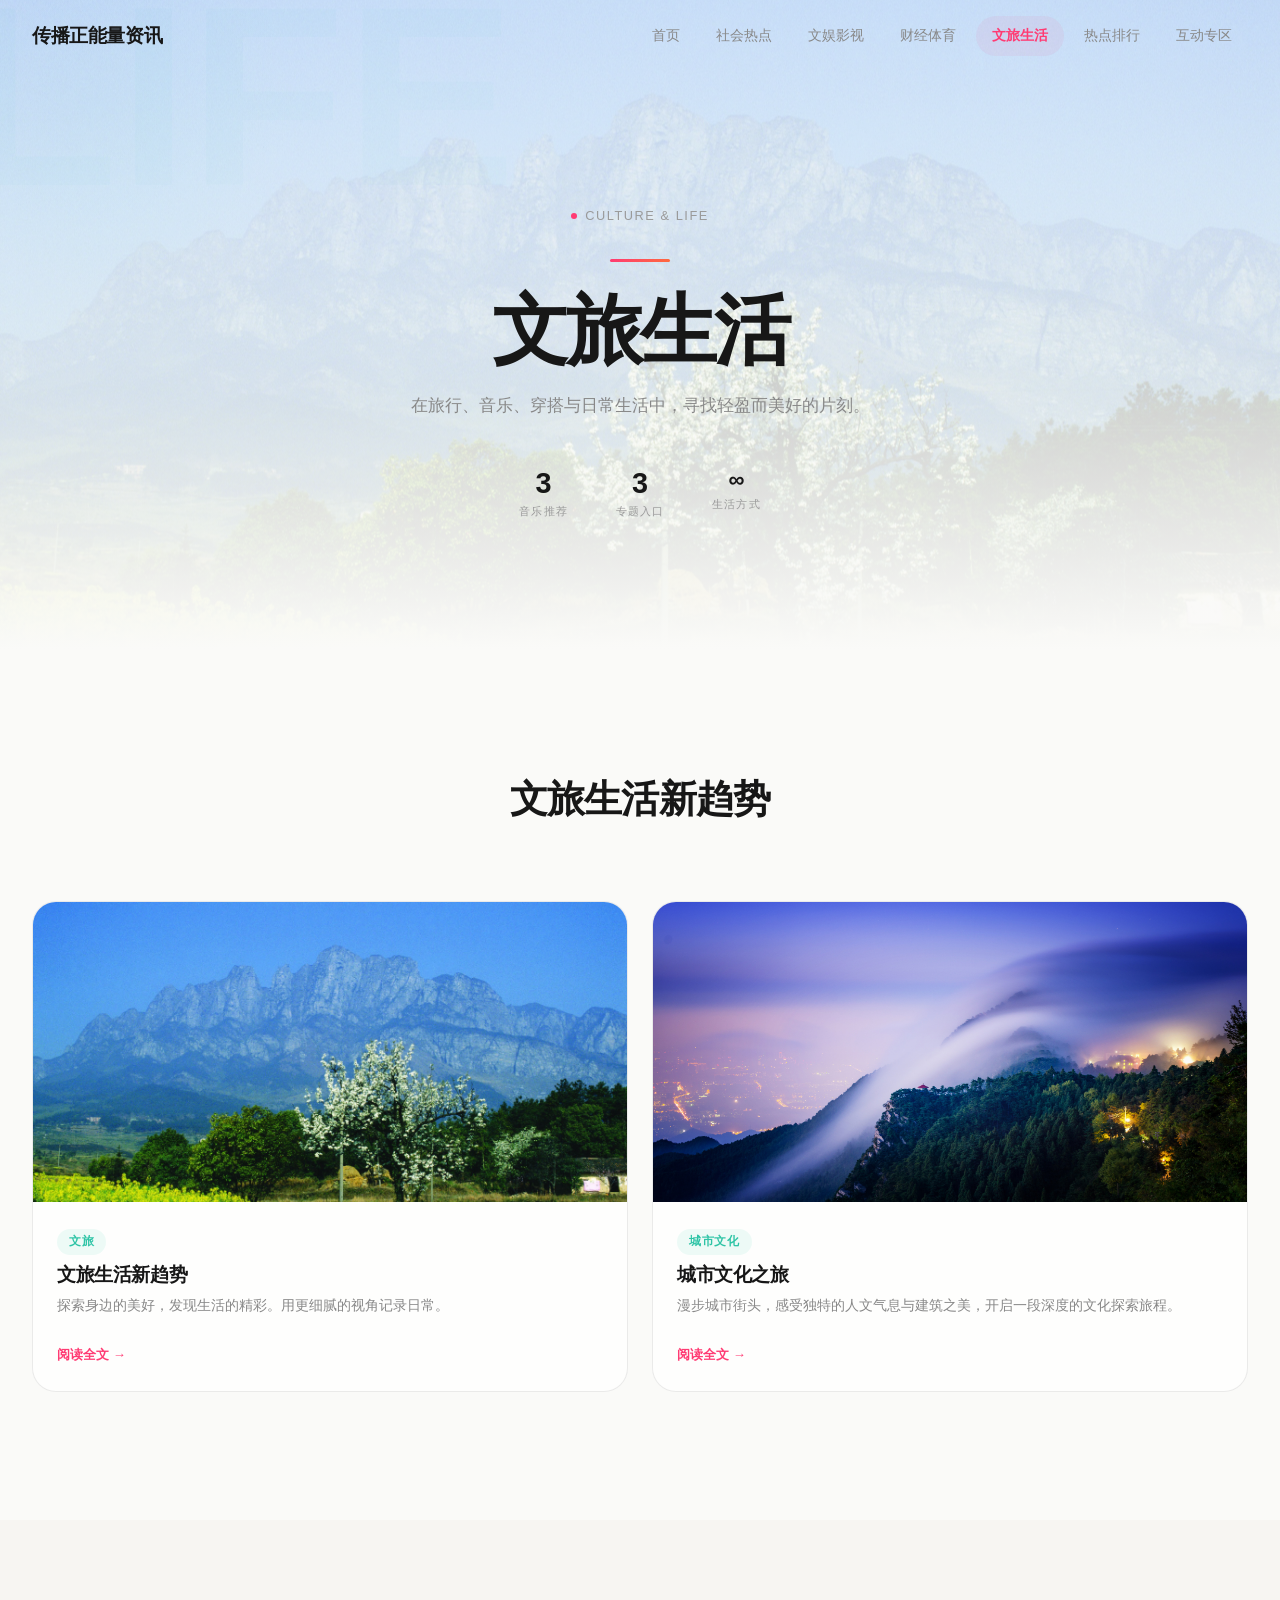
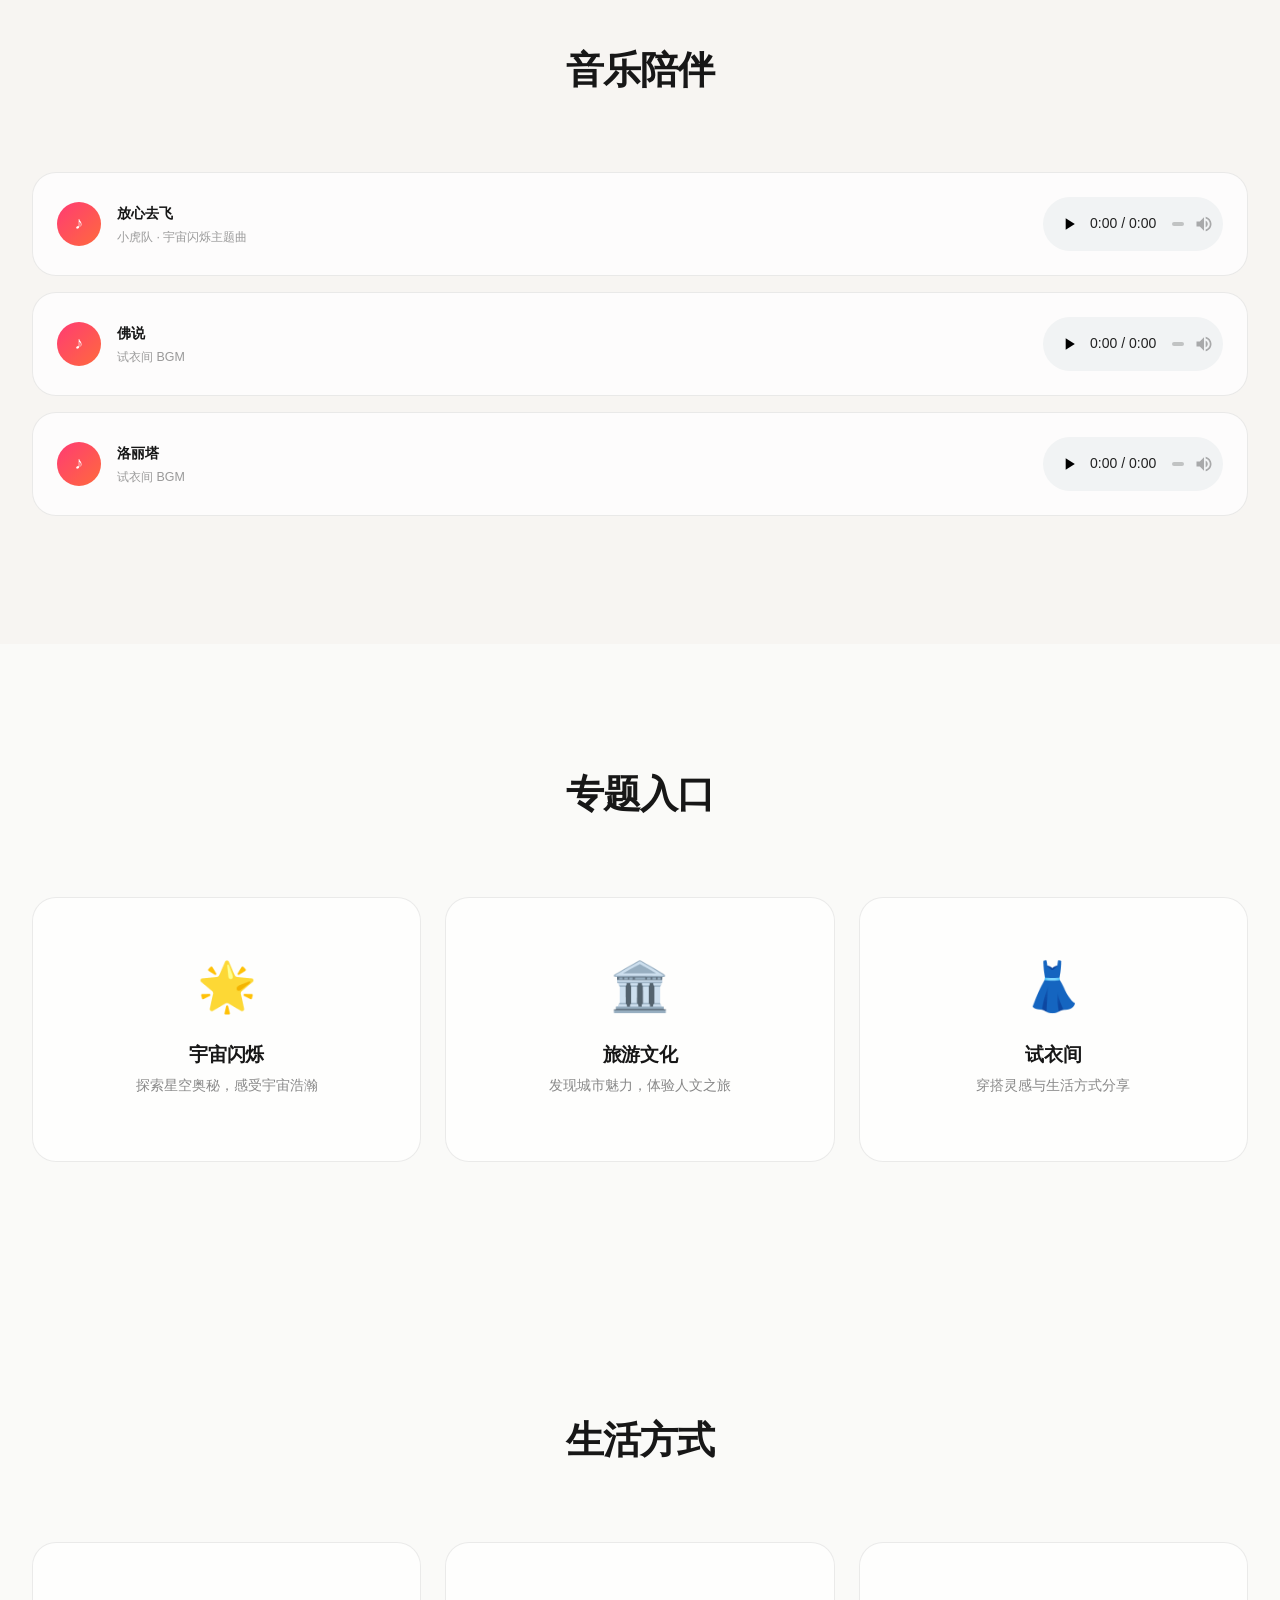
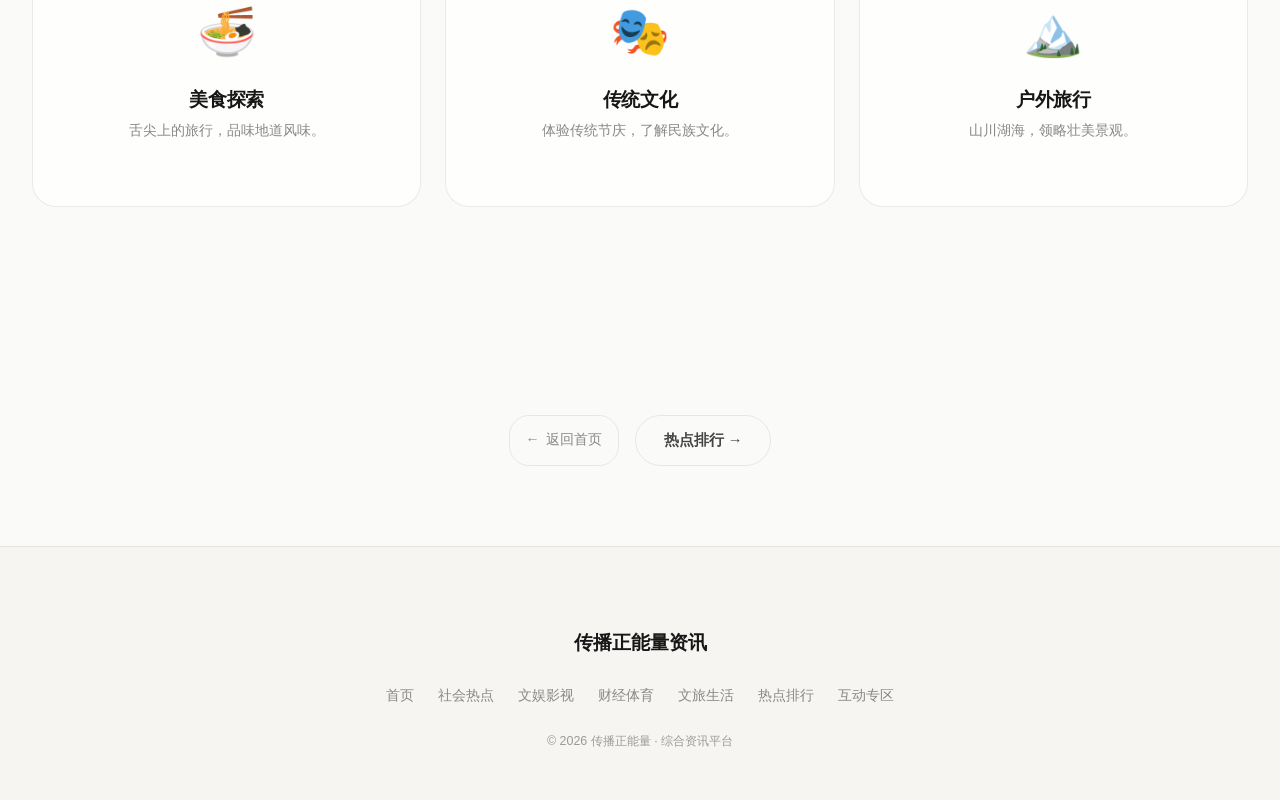
<file: pages/culture-life.html>
<!DOCTYPE html>
<html lang="zh-CN">
<head>
  <meta charset="UTF-8">
  <meta name="viewport" content="width=device-width,initial-scale=1.0">
  <title>文旅生活 — 传播正能量资讯</title>
  <link rel="stylesheet" href="../css/reset.css">
  <link rel="stylesheet" href="../css/variables.css">
  <link rel="stylesheet" href="../css/base.css">
  <link rel="stylesheet" href="../css/layout.css">
  <link rel="stylesheet" href="../css/components.css">
  <link rel="stylesheet" href="../css/animations.css">
</head>
<body>
  <nav class="nav">
    <div class="nav-inner">
      <a href="../index.html" class="nav-logo">传播正能量资讯</a>
      <div class="nav-links">
        <a href="../index.html">首页</a>
        <a href="social.html">社会热点</a>
        <a href="entertainment.html">文娱影视</a>
        <a href="finance-sports.html">财经体育</a>
        <a href="culture-life.html" class="active">文旅生活</a>
        <a href="ranking.html">热点排行</a>
        <a href="interaction.html">互动专区</a>
      </div>
      <div class="nav-toggle"><span></span><span></span><span></span></div>
    </div>
  </nav>

  <section class="hero hero--bgimg hero--center" style="min-height:auto;padding-top:calc(var(--h-nav) + var(--sp-4xl));padding-bottom:var(--sp-4xl)">
    <div class="hero-watermark hero-watermark-tl" style="color:rgba(46,196,166,.04)">LIFE</div>
    <div class="hero-glow hero-glow--tl" style="background:radial-gradient(circle,rgba(46,196,166,.06) 0%,transparent 70%)"></div>
    <div class="hero-bg">
      <img src="../assets/images/lushan/lushan-hero.jpg" alt="">
    </div>
    <div class="container">
      <div class="hero-badge">CULTURE &amp; LIFE</div>
      <div class="hero-accent-bar hero-accent-bar--center"></div>
      <h1 class="hero-title">文旅生活</h1>
      <p class="hero-desc" style="max-width:620px">在旅行、音乐、穿搭与日常生活中，寻找轻盈而美好的片刻。</p>
      <div class="hero-stats" style="justify-content:center">
        <div class="hero-stat">
          <div class="hero-stat-num">3</div>
          <div class="hero-stat-label">音乐推荐</div>
        </div>
        <div class="hero-stat">
          <div class="hero-stat-num">3</div>
          <div class="hero-stat-label">专题入口</div>
        </div>
        <div class="hero-stat">
          <div class="hero-stat-num" style="font-size:1.4rem">&infin;</div>
          <div class="hero-stat-label">生活方式</div>
        </div>
      </div>
    </div>
  </section>

  <section class="section">
    <div class="container">
      <div class="section-head"><h2 class="section-title">文旅生活新趋势</h2></div>
      <div class="grid grid-2 anim-stagger">
        <div class="card">
          <img src="../assets/images/lushan/lushan-hero.jpg" alt="庐山风光" class="card-img" style="height:300px">
          <div class="card-body">
            <span class="card-tag card-tag--teal">文旅</span>
            <h3 class="card-title">文旅生活新趋势</h3>
            <p class="card-text">探索身边的美好，发现生活的精彩。用更细腻的视角记录日常。</p>
            <a href="topics/travel.html" class="card-arrow">阅读全文 →</a>
          </div>
        </div>
        <div class="card">
          <img src="../assets/images/lushan/lushan-landscape.jpg" alt="庐山湖光山色" class="card-img" style="height:300px">
          <div class="card-body">
            <span class="card-tag card-tag--teal">城市文化</span>
            <h3 class="card-title">城市文化之旅</h3>
            <p class="card-text">漫步城市街头，感受独特的人文气息与建筑之美，开启一段深度的文化探索旅程。</p>
            <a href="topics/travel.html" class="card-arrow">阅读全文 →</a>
          </div>
        </div>
      </div>
    </div>
  </section>

  <section class="section" style="background:var(--bg-warm)">
    <div class="container">
      <div class="section-head"><h2 class="section-title">音乐陪伴</h2></div>
      <div class="flex-col">
        <div class="audio-box">
          <div class="audio-icon">♪</div>
          <div class="audio-info">
            <div class="audio-title">放心去飞</div>
            <div class="audio-artist">小虎队 · 宇宙闪烁主题曲</div>
          </div>
          <audio controls preload="none">
            <source src="../assets/audio/universe/fangxin-qu-fei.mp3" type="audio/mpeg">
          </audio>
        </div>
        <div class="audio-box">
          <div class="audio-icon">♪</div>
          <div class="audio-info">
            <div class="audio-title">佛说</div>
            <div class="audio-artist">试衣间 BGM</div>
          </div>
          <audio controls preload="none">
            <source src="../assets/audio/dressing-room/buddha-says.mp3" type="audio/mpeg">
          </audio>
        </div>
        <div class="audio-box">
          <div class="audio-icon">♪</div>
          <div class="audio-info">
            <div class="audio-title">洛丽塔</div>
            <div class="audio-artist">试衣间 BGM</div>
          </div>
          <audio controls preload="none">
            <source src="../assets/audio/dressing-room/lolita.mp3" type="audio/mpeg">
          </audio>
        </div>
      </div>
    </div>
  </section>

  <section class="section">
    <div class="container">
      <div class="section-head"><h2 class="section-title">专题入口</h2></div>
      <div class="grid grid-3 anim-stagger">
        <a href="topics/universe.html" class="card" style="text-align:center;padding:var(--sp-2xl)">
          <div style="font-size:3rem;margin-bottom:var(--sp-md)">🌟</div>
          <h3 class="card-title">宇宙闪烁</h3>
          <p class="card-text">探索星空奥秘，感受宇宙浩瀚</p>
        </a>
        <a href="topics/travel.html" class="card" style="text-align:center;padding:var(--sp-2xl)">
          <div style="font-size:3rem;margin-bottom:var(--sp-md)">🏛️</div>
          <h3 class="card-title">旅游文化</h3>
          <p class="card-text">发现城市魅力，体验人文之旅</p>
        </a>
        <a href="topics/dressing-room.html" class="card" style="text-align:center;padding:var(--sp-2xl)">
          <div style="font-size:3rem;margin-bottom:var(--sp-md)">👗</div>
          <h3 class="card-title">试衣间</h3>
          <p class="card-text">穿搭灵感与生活方式分享</p>
        </a>
      </div>
    </div>
  </section>

  <section class="section">
    <div class="container">
      <div class="section-head"><h2 class="section-title">生活方式</h2></div>
      <div class="grid grid-3 anim-stagger">
        <div class="card" style="text-align:center;padding:var(--sp-2xl)">
          <div style="font-size:3rem;margin-bottom:var(--sp-md)">🍜</div>
          <h3 class="card-title">美食探索</h3>
          <p class="card-text">舌尖上的旅行，品味地道风味。</p>
        </div>
        <div class="card" style="text-align:center;padding:var(--sp-2xl)">
          <div style="font-size:3rem;margin-bottom:var(--sp-md)">🎭</div>
          <h3 class="card-title">传统文化</h3>
          <p class="card-text">体验传统节庆，了解民族文化。</p>
        </div>
        <div class="card" style="text-align:center;padding:var(--sp-2xl)">
          <div style="font-size:3rem;margin-bottom:var(--sp-md)">🏔️</div>
          <h3 class="card-title">户外旅行</h3>
          <p class="card-text">山川湖海，领略壮美景观。</p>
        </div>
      </div>
    </div>
  </section>

  <section class="section-sm">
    <div class="container" style="text-align:center;display:flex;gap:var(--sp-md);justify-content:center;flex-wrap:wrap">
      <a href="../index.html" class="btn btn-back"><span class="arr">←</span> 返回首页</a>
      <a href="ranking.html" class="btn btn-outline">热点排行 →</a>
    </div>
  </section>

  <footer class="footer">
    <div class="footer-inner">
      <div class="footer-logo">传播正能量资讯</div>
      <div class="footer-links">
        <a href="../index.html">首页</a>
        <a href="social.html">社会热点</a>
        <a href="entertainment.html">文娱影视</a>
        <a href="finance-sports.html">财经体育</a>
        <a href="culture-life.html">文旅生活</a>
        <a href="ranking.html">热点排行</a>
        <a href="interaction.html">互动专区</a>
      </div>
      <p class="footer-copy">© 2026 传播正能量 · 综合资讯平台</p>
    </div>
  </footer>

  <button class="back-top">↑</button>

  <script src="../js/vendor/gsap.min.js"></script>
  <script src="../js/vendor/ScrollTrigger.min.js"></script>
  <script src="../js/animations.js"></script>
</body>
</html>
</file>
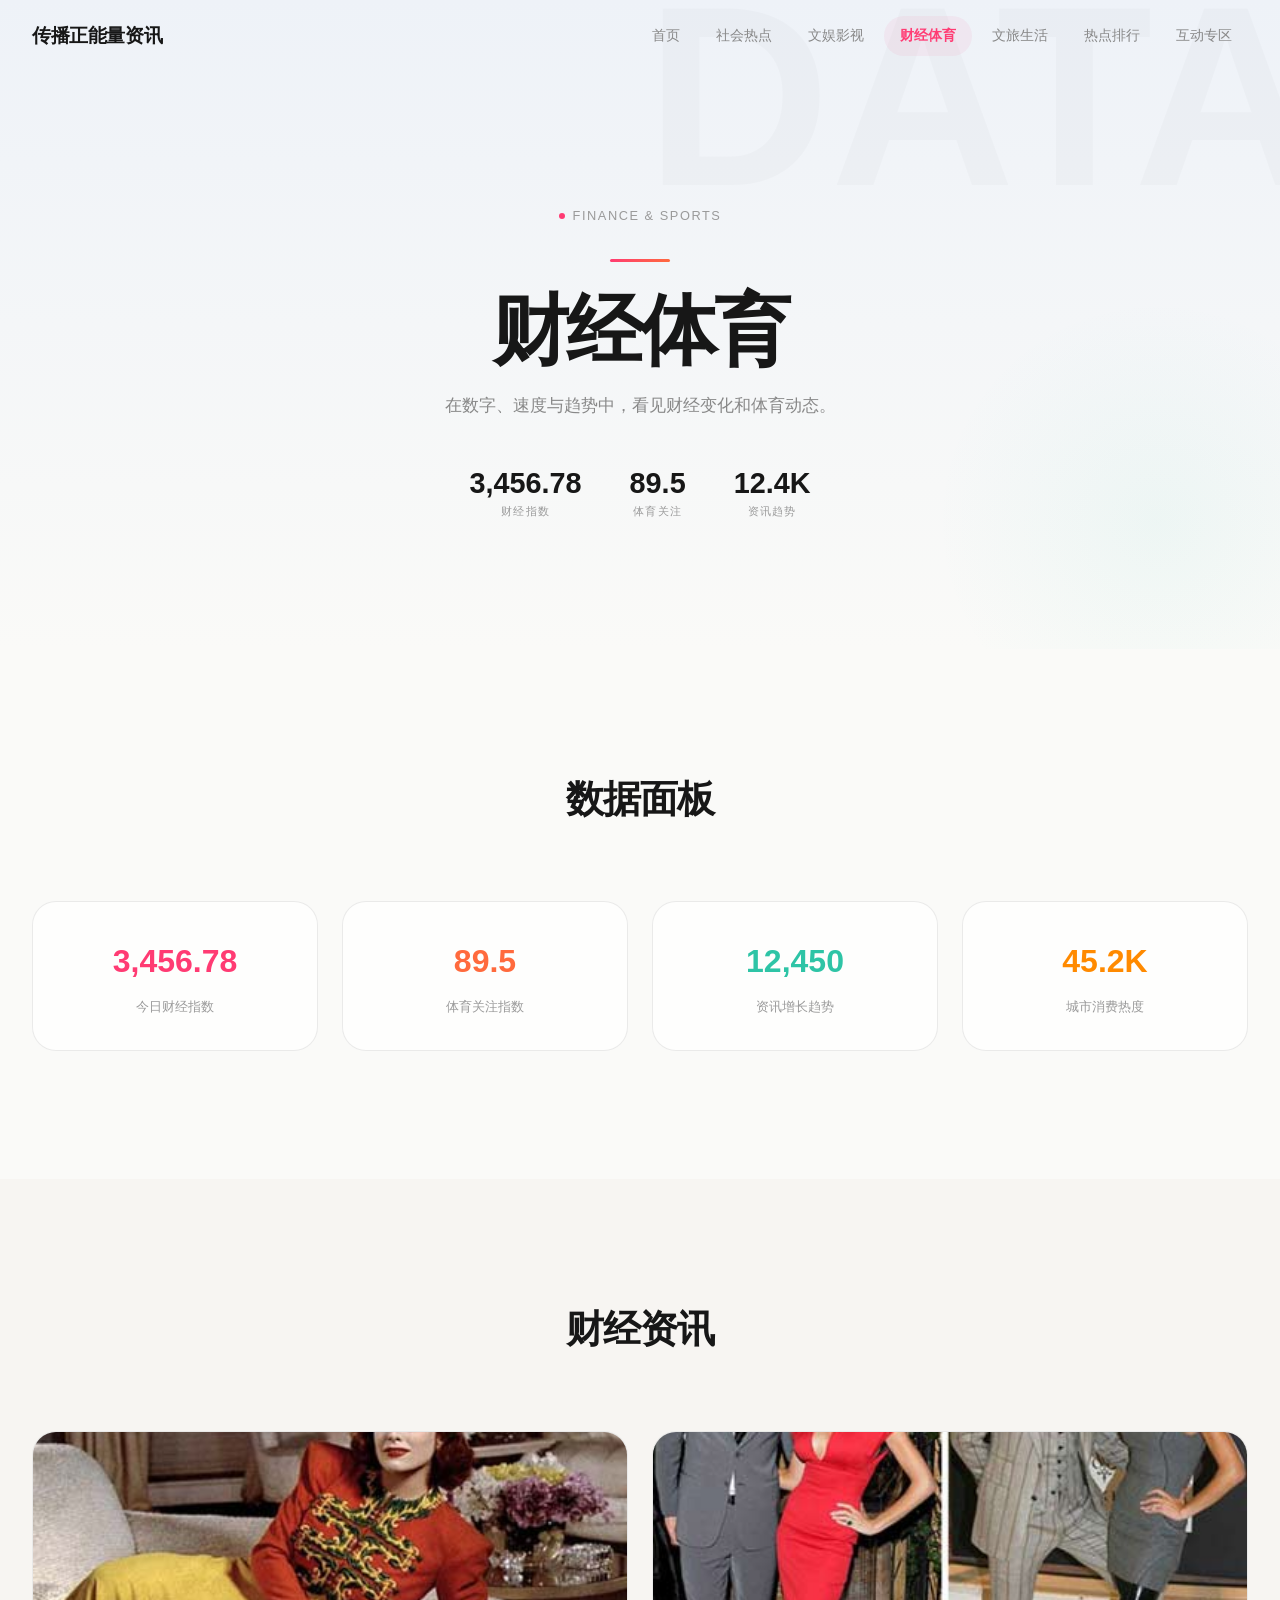
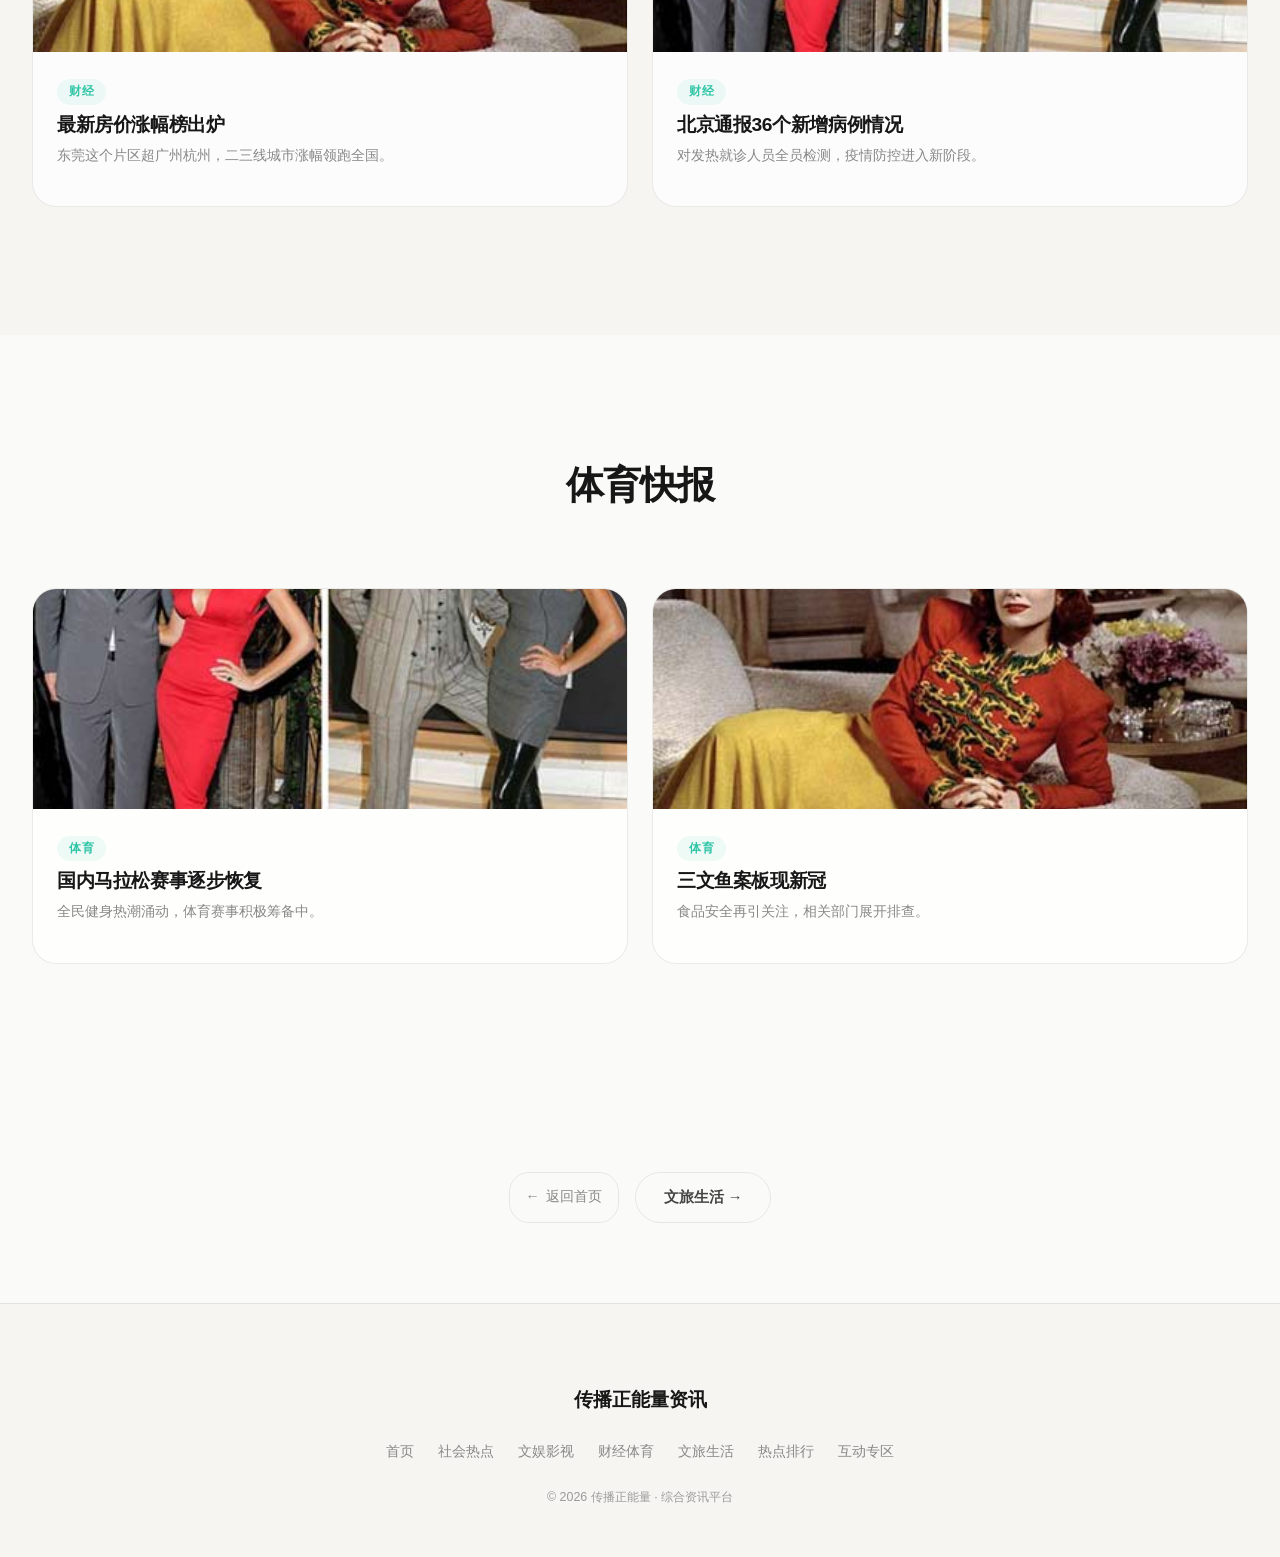
<file: pages/finance-sports.html>
<!DOCTYPE html>
<html lang="zh-CN">
<head>
  <meta charset="UTF-8">
  <meta name="viewport" content="width=device-width,initial-scale=1.0">
  <title>财经体育 — 传播正能量资讯</title>
  <link rel="stylesheet" href="../css/reset.css">
  <link rel="stylesheet" href="../css/variables.css">
  <link rel="stylesheet" href="../css/base.css">
  <link rel="stylesheet" href="../css/layout.css">
  <link rel="stylesheet" href="../css/components.css">
  <link rel="stylesheet" href="../css/animations.css">
</head>
<body>
  <nav class="nav">
    <div class="nav-inner">
      <a href="../index.html" class="nav-logo">传播正能量资讯</a>
      <div class="nav-links">
        <a href="../index.html">首页</a>
        <a href="social.html">社会热点</a>
        <a href="entertainment.html">文娱影视</a>
        <a href="finance-sports.html" class="active">财经体育</a>
        <a href="culture-life.html">文旅生活</a>
        <a href="ranking.html">热点排行</a>
        <a href="interaction.html">互动专区</a>
      </div>
      <div class="nav-toggle"><span></span><span></span><span></span></div>
    </div>
  </nav>

  <section class="hero hero--center" style="background:linear-gradient(180deg,#EEF2F8 0%,#FAFAF8 100%);min-height:auto;padding-top:calc(var(--h-nav) + var(--sp-4xl));padding-bottom:var(--sp-4xl)">
    <div class="hero-watermark hero-watermark-tr">DATA</div>
    <div class="hero-glow hero-glow--br"></div>
    <div class="container" style="position:relative;z-index:1">
      <div class="hero-badge">FINANCE &amp; SPORTS</div>
      <div class="hero-accent-bar hero-accent-bar--center"></div>
      <h1 class="hero-title">财经体育</h1>
      <p class="hero-desc" style="max-width:620px">在数字、速度与趋势中，看见财经变化和体育动态。</p>
      <div class="hero-stats" style="justify-content:center">
        <div class="hero-stat">
          <div class="hero-stat-num">3,456.78</div>
          <div class="hero-stat-label">财经指数</div>
        </div>
        <div class="hero-stat">
          <div class="hero-stat-num">89.5</div>
          <div class="hero-stat-label">体育关注</div>
        </div>
        <div class="hero-stat">
          <div class="hero-stat-num">12.4K</div>
          <div class="hero-stat-label">资讯趋势</div>
        </div>
      </div>
    </div>
  </section>

  <section class="section">
    <div class="container">
      <div class="section-head"><h2 class="section-title">数据面板</h2></div>
      <div class="grid grid-4 anim-stagger">
        <div class="card" style="text-align:center;padding:var(--sp-xl)">
          <div style="font-size:2rem;font-weight:900;color:var(--accent)">3,456.78</div>
          <div style="font-size:.8rem;color:var(--text-4);margin-top:8px">今日财经指数</div>
        </div>
        <div class="card" style="text-align:center;padding:var(--sp-xl)">
          <div style="font-size:2rem;font-weight:900;color:var(--accent-2)">89.5</div>
          <div style="font-size:.8rem;color:var(--text-4);margin-top:8px">体育关注指数</div>
        </div>
        <div class="card" style="text-align:center;padding:var(--sp-xl)">
          <div style="font-size:2rem;font-weight:900;color:var(--accent-teal)">12,450</div>
          <div style="font-size:.8rem;color:var(--text-4);margin-top:8px">资讯增长趋势</div>
        </div>
        <div class="card" style="text-align:center;padding:var(--sp-xl)">
          <div style="font-size:2rem;font-weight:900;color:var(--accent-orange)">45.2K</div>
          <div style="font-size:.8rem;color:var(--text-4);margin-top:8px">城市消费热度</div>
        </div>
      </div>
    </div>
  </section>

  <section class="section" style="background:var(--bg-warm)">
    <div class="container">
      <div class="section-head"><h2 class="section-title">财经资讯</h2></div>
      <div class="grid grid-2 anim-stagger">
        <div class="card">
          <img src="../assets/images/finance-sports/finance-news.jpg" alt="财经数据" class="card-img" style="height:220px">
          <div class="card-body">
            <span class="card-tag card-tag--teal">财经</span>
            <h3 class="card-title">最新房价涨幅榜出炉</h3>
            <p class="card-text">东莞这个片区超广州杭州，二三线城市涨幅领跑全国。</p>
          </div>
        </div>
        <div class="card">
          <img src="../assets/images/finance-sports/finance-small.jpg" alt="财经资讯" class="card-img" style="height:220px">
          <div class="card-body">
            <span class="card-tag card-tag--teal">财经</span>
            <h3 class="card-title">北京通报36个新增病例情况</h3>
            <p class="card-text">对发热就诊人员全员检测，疫情防控进入新阶段。</p>
          </div>
        </div>
      </div>
    </div>
  </section>

  <section class="section">
    <div class="container">
      <div class="section-head"><h2 class="section-title">体育快报</h2></div>
      <div class="grid grid-2 anim-stagger">
        <div class="card">
          <img src="../assets/images/finance-sports/sports-news.jpg" alt="体育赛道" class="card-img" style="height:220px">
          <div class="card-body">
            <span class="card-tag card-tag--teal">体育</span>
            <h3 class="card-title">国内马拉松赛事逐步恢复</h3>
            <p class="card-text">全民健身热潮涌动，体育赛事积极筹备中。</p>
          </div>
        </div>
        <div class="card">
          <img src="../assets/images/social/social-small.jpg" alt="体育资讯" class="card-img" style="height:220px">
          <div class="card-body">
            <span class="card-tag card-tag--teal">体育</span>
            <h3 class="card-title">三文鱼案板现新冠</h3>
            <p class="card-text">食品安全再引关注，相关部门展开排查。</p>
          </div>
        </div>
      </div>
    </div>
  </section>

  <section class="section-sm">
    <div class="container" style="text-align:center;display:flex;gap:var(--sp-md);justify-content:center;flex-wrap:wrap">
      <a href="../index.html" class="btn btn-back"><span class="arr">←</span> 返回首页</a>
      <a href="culture-life.html" class="btn btn-outline">文旅生活 →</a>
    </div>
  </section>

  <footer class="footer">
    <div class="footer-inner">
      <div class="footer-logo">传播正能量资讯</div>
      <div class="footer-links">
        <a href="../index.html">首页</a>
        <a href="social.html">社会热点</a>
        <a href="entertainment.html">文娱影视</a>
        <a href="finance-sports.html">财经体育</a>
        <a href="culture-life.html">文旅生活</a>
        <a href="ranking.html">热点排行</a>
        <a href="interaction.html">互动专区</a>
      </div>
      <p class="footer-copy">© 2026 传播正能量 · 综合资讯平台</p>
    </div>
  </footer>

  <button class="back-top">↑</button>

  <script src="../js/vendor/gsap.min.js"></script>
  <script src="../js/vendor/ScrollTrigger.min.js"></script>
  <script src="../js/animations.js"></script>
</body>
</html>
</file>
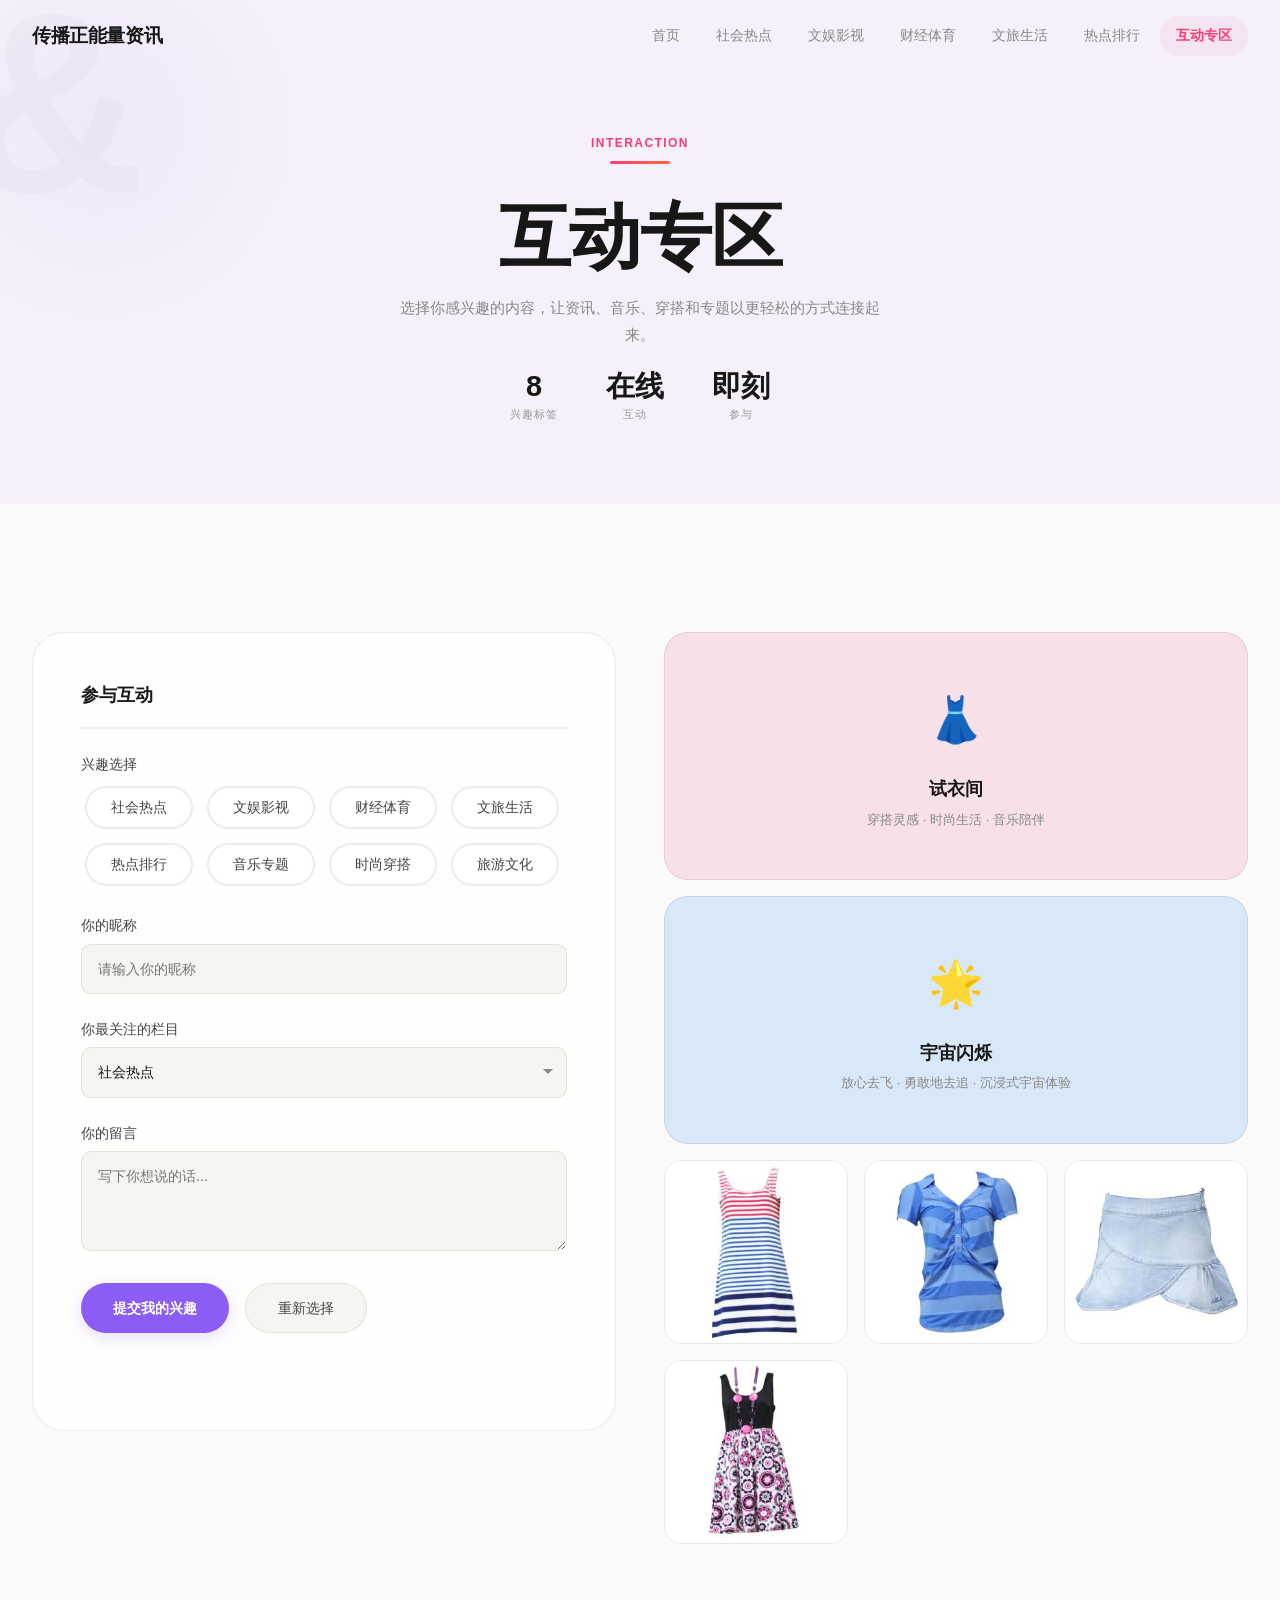
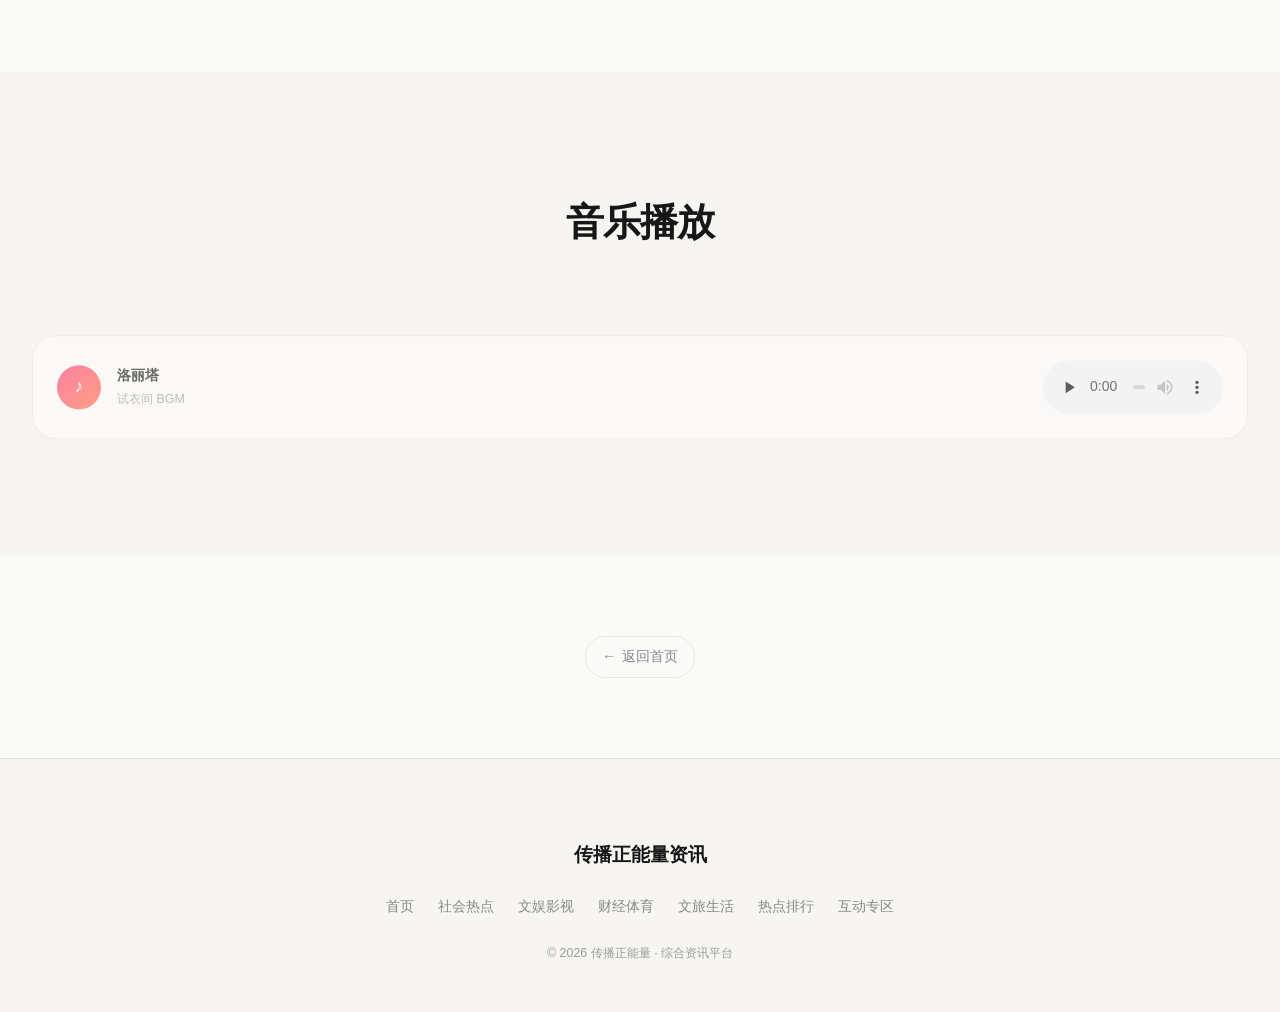
<file: pages/interaction.html>
<!DOCTYPE html>
<html lang="zh-CN">
<head>
  <meta charset="UTF-8">
  <meta name="viewport" content="width=device-width,initial-scale=1.0">
  <title>互动专区 — 传播正能量资讯</title>
  <link rel="stylesheet" href="../css/reset.css">
  <link rel="stylesheet" href="../css/variables.css">
  <link rel="stylesheet" href="../css/base.css">
  <link rel="stylesheet" href="../css/layout.css">
  <link rel="stylesheet" href="../css/components.css">
  <link rel="stylesheet" href="../css/animations.css">
  <style>
    .ia-hero{position:relative;background:#F5F0FA;text-align:center;padding:var(--sp-4xl) var(--sp-xl) var(--sp-3xl);overflow:hidden}
    .ia-hero-decor{position:absolute;top:-30px;left:-30px;font-size:12rem;font-weight:900;color:rgba(139,92,246,.04);line-height:1;pointer-events:none}
    .ia-title{font-size:clamp(2.5rem,6vw,4.5rem);font-weight:900;color:var(--text);margin:0 0 var(--sp-md)}
    .ia-form-card{background:var(--bg-card);border:1px solid var(--border);border-radius:var(--radius-xl);padding:var(--sp-2xl)}
    .ia-form-title{font-size:1.1rem;font-weight:700;color:var(--text);margin-bottom:var(--sp-lg);padding-bottom:var(--sp-md);border-bottom:2px solid var(--divider)}
    .ia-chip{display:inline-flex;align-items:center;padding:var(--sp-sm) var(--sp-lg);background:var(--bg-card);border:2px solid var(--border);border-radius:30px;font-size:.85rem;color:var(--text-2);cursor:pointer;transition:all .25s;margin:4px}
    .ia-chip:hover{border-color:var(--accent-purple);color:var(--accent-purple);background:rgba(139,92,246,.04)}
    .ia-chip.active{background:rgba(139,92,246,.1);border-color:var(--accent-purple);color:var(--accent-purple);box-shadow:0 0 16px rgba(139,92,246,.15)}
    .ia-input,.ia-select,.ia-textarea{width:100%;padding:12px 16px;background:var(--bg-warm);border:1px solid var(--border);border-radius:var(--radius-sm);font-size:.9rem;color:var(--text);outline:none;transition:all .2s;font-family:inherit}
    .ia-input:focus,.ia-select:focus,.ia-textarea:focus{border-color:var(--accent-purple);box-shadow:0 0 0 3px rgba(139,92,246,.1)}
    .ia-textarea{resize:vertical;min-height:100px}
    .ia-select{appearance:none;-webkit-appearance:none;background-image:url("data:image/svg+xml,%3Csvg xmlns='http://www.w3.org/2000/svg' width='12' height='12'%3E%3Cpath d='M6 8L1 3h10z' fill='%23888'/%3E%3C/svg%3E");background-repeat:no-repeat;background-position:right 12px center;padding-right:36px}
    .ia-btn-submit{padding:12px 32px;border-radius:30px;font-size:.9rem;font-weight:600;background:var(--accent-purple);color:#fff;cursor:pointer;transition:all .25s;border:none;box-shadow:0 4px 16px rgba(139,92,246,.2)}
    .ia-btn-submit:hover{background:#7c3aed;transform:translateY(-2px);box-shadow:0 8px 24px rgba(139,92,246,.3)}
    .ia-btn-reset{padding:12px 32px;border-radius:30px;font-size:.9rem;font-weight:500;background:var(--bg-warm);border:1px solid var(--border);color:var(--text-2);cursor:pointer;transition:all .25s}
    .ia-btn-reset:hover{border-color:var(--border-hover)}
    .ia-feedback{margin-top:var(--sp-lg);font-size:.9rem;font-weight:600;color:var(--accent-purple);opacity:0;transition:opacity .4s}
    .ia-feedback.show{opacity:1}
    .ia-topic-card{display:flex;flex-direction:column;align-items:center;justify-content:center;text-align:center;padding:var(--sp-2xl);border-radius:var(--radius-lg);border:1px solid var(--border);text-decoration:none;color:var(--text);transition:all .35s}
    .ia-topic-card:hover{transform:translateY(-4px);box-shadow:var(--shadow-lg)}
    .ia-topic-icon{font-size:2.8rem;margin-bottom:var(--sp-md)}
    .ia-topic-title{font-size:1.15rem;font-weight:700;margin-bottom:var(--sp-xs)}
    .ia-topic-sub{font-size:.82rem;color:var(--text-3)}
    @media(max-width:768px){.ia-hero-decor{font-size:6rem}}
  </style>
</head>
<body>
  <nav class="nav">
    <div class="nav-inner">
      <a href="../index.html" class="nav-logo">传播正能量资讯</a>
      <div class="nav-links">
        <a href="../index.html">首页</a>
        <a href="social.html">社会热点</a>
        <a href="entertainment.html">文娱影视</a>
        <a href="finance-sports.html">财经体育</a>
        <a href="culture-life.html">文旅生活</a>
        <a href="ranking.html">热点排行</a>
        <a href="interaction.html" class="active">互动专区</a>
      </div>
      <div class="nav-toggle"><span></span><span></span><span></span></div>
    </div>
  </nav>

  <section class="ia-hero">
    <div class="hero-watermark hero-watermark-tl">&amp;</div>
    <div class="hero-glow hero-glow--tl"></div>
    <div class="container" style="position:relative;z-index:1">
      <div class="section-eyebrow">INTERACTION</div>
      <div class="hero-accent-bar hero-accent-bar--center"></div>
      <h1 class="ia-title">互动专区</h1>
      <p class="section-sub">选择你感兴趣的内容，让资讯、音乐、穿搭和专题以更轻松的方式连接起来。</p>
      <div class="hero-stats" style="justify-content:center">
        <div class="hero-stat">
          <div class="hero-stat-num">8</div>
          <div class="hero-stat-label">兴趣标签</div>
        </div>
        <div class="hero-stat">
          <div class="hero-stat-num">在线</div>
          <div class="hero-stat-label">互动</div>
        </div>
        <div class="hero-stat">
          <div class="hero-stat-num">即刻</div>
          <div class="hero-stat-label">参与</div>
        </div>
      </div>
    </div>
  </section>

  <section class="section">
    <div class="container">
      <div class="grid grid-2 anim-stagger" style="align-items:flex-start;gap:var(--sp-2xl)">
        <div class="ia-form-card">
          <div class="ia-form-title">参与互动</div>
          <div class="form-group">
            <span class="form-label">兴趣选择</span>
            <div class="form-check" style="gap:6px">
              <span class="ia-chip" onclick="toggleChip(this)">社会热点</span>
              <span class="ia-chip" onclick="toggleChip(this)">文娱影视</span>
              <span class="ia-chip" onclick="toggleChip(this)">财经体育</span>
              <span class="ia-chip" onclick="toggleChip(this)">文旅生活</span>
              <span class="ia-chip" onclick="toggleChip(this)">热点排行</span>
              <span class="ia-chip" onclick="toggleChip(this)">音乐专题</span>
              <span class="ia-chip" onclick="toggleChip(this)">时尚穿搭</span>
              <span class="ia-chip" onclick="toggleChip(this)">旅游文化</span>
            </div>
          </div>
          <div class="form-group">
            <label class="form-label">你的昵称</label>
            <input class="ia-input" type="text" placeholder="请输入你的昵称">
          </div>
          <div class="form-group">
            <label class="form-label">你最关注的栏目</label>
            <select class="ia-select">
              <option>社会热点</option>
              <option>文娱影视</option>
              <option>财经体育</option>
              <option>文旅生活</option>
              <option>热点排行</option>
              <option>互动专区</option>
            </select>
          </div>
          <div class="form-group">
            <label class="form-label">你的留言</label>
            <textarea class="ia-textarea" placeholder="写下你想说的话..."></textarea>
          </div>
          <div style="display:flex;gap:var(--sp-md);flex-wrap:wrap">
            <button class="ia-btn-submit" onclick="submitFeedback()">提交我的兴趣</button>
            <button class="ia-btn-reset" onclick="resetForm()">重新选择</button>
          </div>
          <div class="ia-feedback" id="feedbackMsg">✅ 已收到你的选择，系统将为你推荐更适合的内容专题。</div>
        </div>
        <div class="flex-col">
          <a href="topics/dressing-room.html" class="ia-topic-card" style="background:#F8E0E8">
            <div class="ia-topic-icon">👗</div>
            <div class="ia-topic-title">试衣间</div>
            <div class="ia-topic-sub">穿搭灵感 · 时尚生活 · 音乐陪伴</div>
          </a>
          <a href="topics/universe.html" class="ia-topic-card" style="background:#D8E8F8">
            <div class="ia-topic-icon">🌟</div>
            <div class="ia-topic-title">宇宙闪烁</div>
            <div class="ia-topic-sub">放心去飞 · 勇敢地去追 · 沉浸式宇宙体验</div>
          </a>
          <div class="gallery">
            <div class="gallery-item"><img src="../assets/images/topics/dressing-room/clothing-1.jpg" alt="试衣间穿搭1"></div>
            <div class="gallery-item"><img src="../assets/images/topics/dressing-room/clothing-2.jpg" alt="试衣间穿搭2"></div>
            <div class="gallery-item"><img src="../assets/images/topics/dressing-room/clothing-3.jpg" alt="试衣间穿搭3"></div>
            <div class="gallery-item"><img src="../assets/images/topics/dressing-room/clothing-4.jpg" alt="试衣间穿搭4"></div>
          </div>
        </div>
      </div>
    </div>
  </section>

  <section class="section" style="background:var(--bg-warm)">
    <div class="container container--narrow">
      <div class="section-head"><h2 class="section-title">音乐播放</h2></div>
      <div class="audio-box anim-fade">
        <div class="audio-icon">♪</div>
        <div class="audio-info">
          <div class="audio-title">洛丽塔</div>
          <div class="audio-artist">试衣间 BGM</div>
        </div>
        <audio controls preload="none">
          <source src="../assets/audio/dressing-room/lolita.mp3" type="audio/mpeg">
        </audio>
      </div>
    </div>
  </section>

  <section class="section-sm">
    <div class="container" style="text-align:center;display:flex;gap:var(--sp-md);justify-content:center;flex-wrap:wrap">
      <a href="../index.html" class="btn btn-back"><span class="arr">←</span> 返回首页</a>
    </div>
  </section>

  <footer class="footer">
    <div class="footer-inner">
      <div class="footer-logo">传播正能量资讯</div>
      <div class="footer-links">
        <a href="../index.html">首页</a>
        <a href="social.html">社会热点</a>
        <a href="entertainment.html">文娱影视</a>
        <a href="finance-sports.html">财经体育</a>
        <a href="culture-life.html">文旅生活</a>
        <a href="ranking.html">热点排行</a>
        <a href="interaction.html">互动专区</a>
      </div>
      <p class="footer-copy">© 2026 传播正能量 · 综合资讯平台</p>
    </div>
  </footer>

  <button class="back-top">↑</button>

  <script src="../js/vendor/gsap.min.js"></script>
  <script src="../js/vendor/ScrollTrigger.min.js"></script>
  <script>
    function toggleChip(el){el.classList.toggle('active');if(typeof gsap!=='undefined'){gsap.fromTo(el,{scale:1},{scale:1.15,duration:.15,yoyo:true,repeat:1,ease:'power2.out'})}}
    function submitFeedback(){var m=document.getElementById('feedbackMsg');m.classList.add('show');if(typeof gsap!=='undefined'){gsap.fromTo(m,{y:10,opacity:0},{y:0,opacity:1,duration:.4,ease:'power2.out'})}}
    function resetForm(){document.querySelectorAll('.ia-chip.active').forEach(function(c){c.classList.remove('active')});document.querySelectorAll('.ia-input,.ia-textarea').forEach(function(i){i.value=''});var s=document.querySelector('.ia-select');if(s)s.selectedIndex=0;var m=document.getElementById('feedbackMsg');m.classList.remove('show')}
  </script>
  <script src="../js/animations.js"></script>
</body>
</html>
</file>
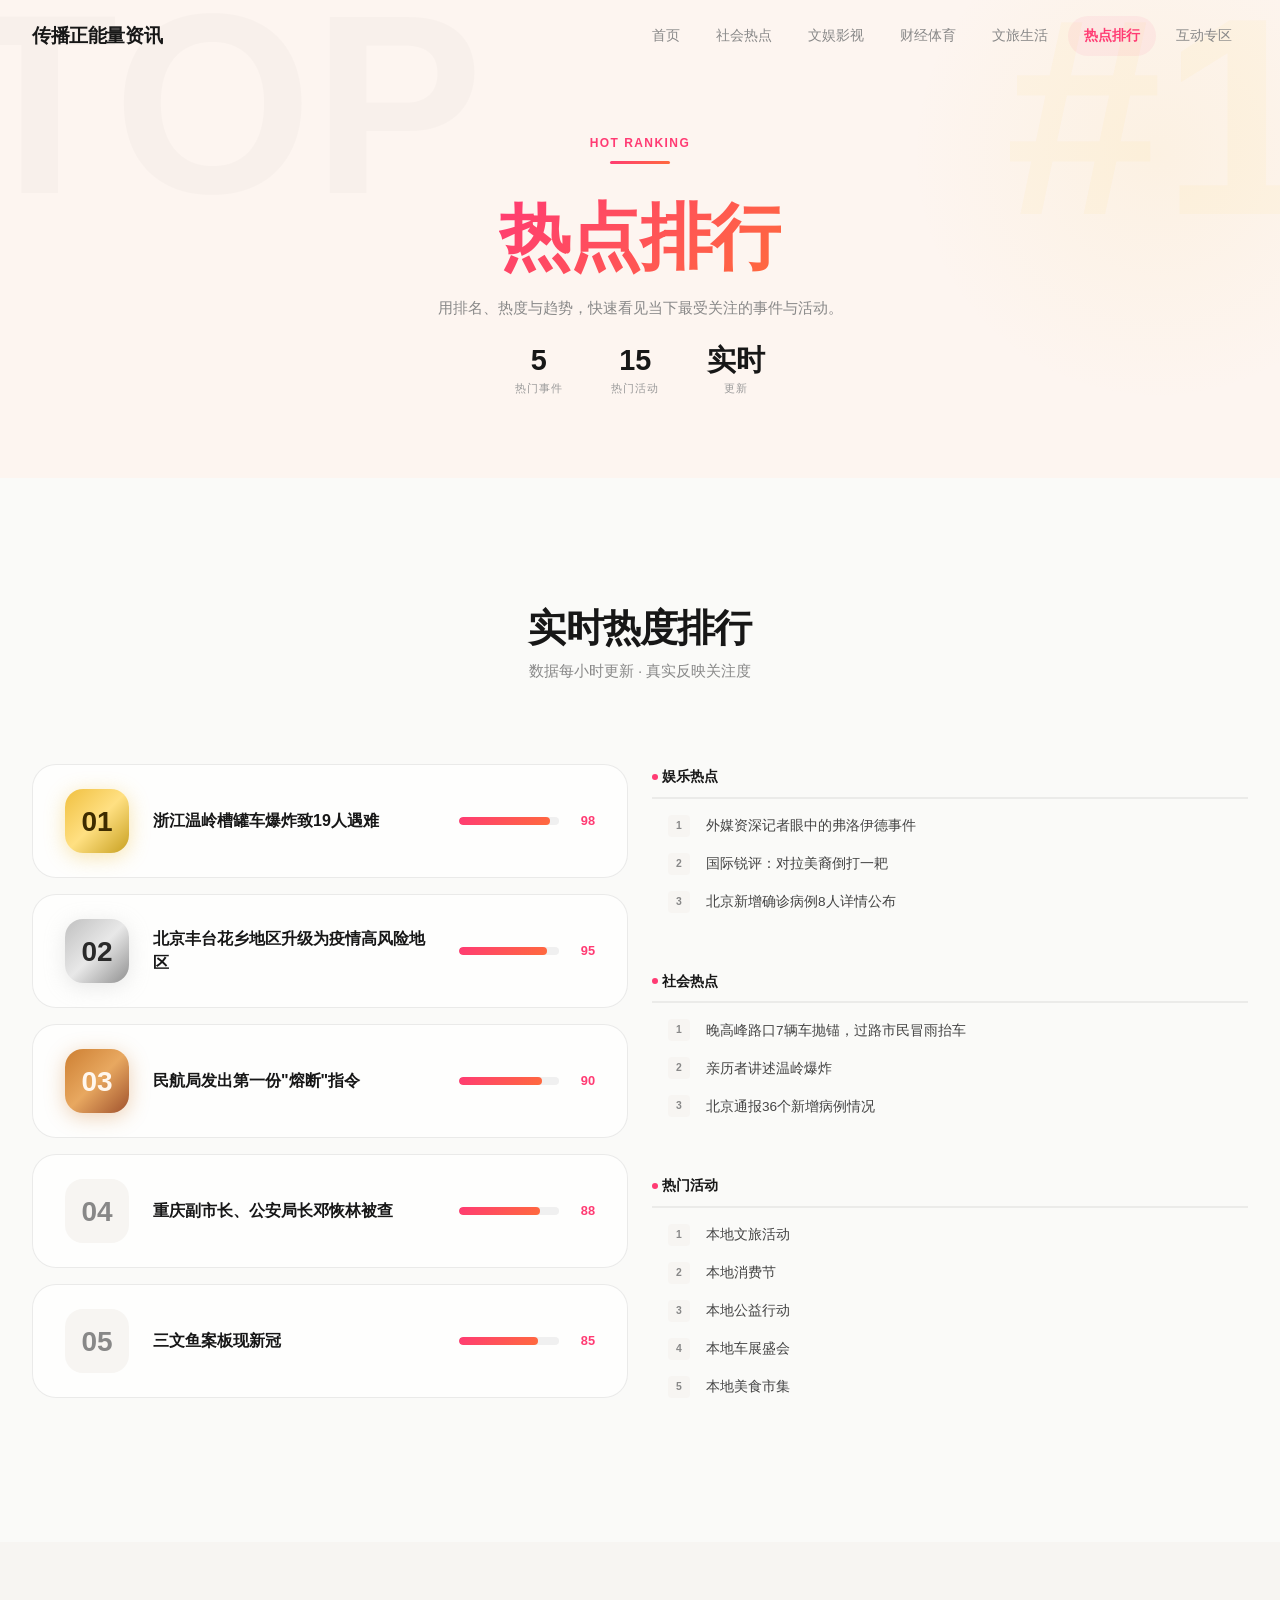
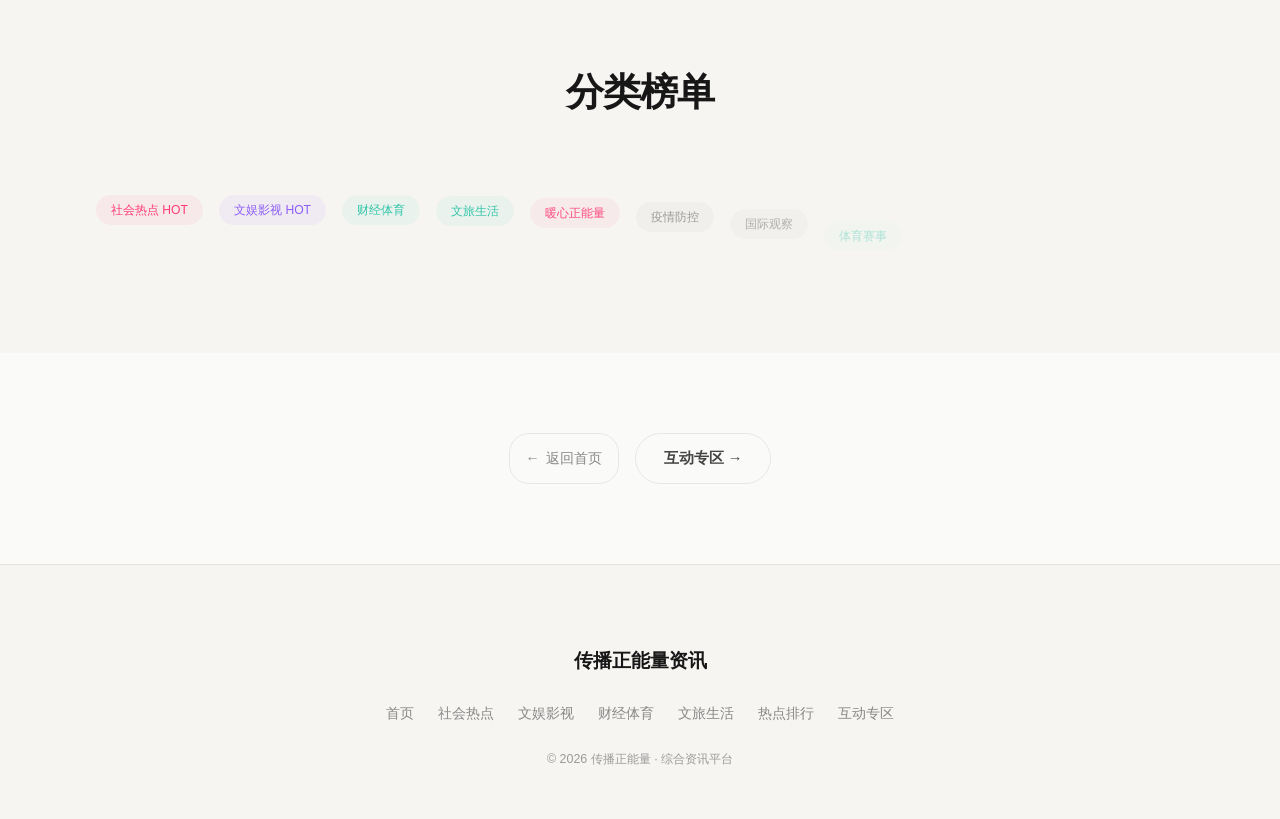
<file: pages/ranking.html>
<!DOCTYPE html><html lang="zh-CN"><head><meta charset="UTF-8"><meta name="viewport" content="width=device-width,initial-scale=1.0"><title>热点排行 — 传播正能量资讯</title><link rel="stylesheet" href="../css/reset.css"><link rel="stylesheet" href="../css/variables.css"><link rel="stylesheet" href="../css/base.css"><link rel="stylesheet" href="../css/layout.css"><link rel="stylesheet" href="../css/components.css"><link rel="stylesheet" href="../css/animations.css">
<style>
.rk-hero{position:relative;background:#FDF5F0;text-align:center;padding:var(--sp-4xl) var(--sp-xl) var(--sp-3xl);overflow:hidden}
.rk-hero-decor{position:absolute;top:-40px;right:-40px;font-size:14rem;font-weight:900;color:rgba(0,0,0,.03);line-height:1;pointer-events:none}
.rk-title{font-size:clamp(2.5rem,6vw,4.5rem);font-weight:900;color:var(--text);margin:0 0 var(--sp-md)}
.rk-accent{background:var(--grad-accent);-webkit-background-clip:text;-webkit-text-fill-color:transparent;background-clip:text}
.rk-item{display:flex;align-items:center;gap:var(--sp-lg);padding:var(--sp-lg) var(--sp-xl);background:var(--bg-card);border:1px solid var(--border);border-radius:var(--radius-lg);transition:all .35s;cursor:pointer;margin-bottom:var(--sp-md)}
.rk-item:hover{border-color:var(--border-hover);transform:translateX(6px);box-shadow:var(--shadow-lg)}
.rk-num{flex-shrink:0;width:64px;height:64px;display:flex;align-items:center;justify-content:center;font-size:1.75rem;font-weight:900;border-radius:var(--radius);transition:transform .3s}
.rk-item:hover .rk-num{transform:scale(1.12)}
.rk-num-1{background:linear-gradient(135deg,#f0c040,#ffe082,#c8a020);color:#3e2c00;box-shadow:0 4px 20px rgba(240,192,64,.4)}
.rk-num-2{background:linear-gradient(135deg,#c0c0c0,#e8e8e8,#909090);color:#2a2a2a;box-shadow:0 4px 20px rgba(192,192,192,.35)}
.rk-num-3{background:linear-gradient(135deg,#cd7f32,#e8a860,#a0522d);color:#fff7ee;box-shadow:0 4px 20px rgba(205,127,50,.35)}
.rk-num-4,.rk-num-5{background:var(--bg-warm);color:var(--text-3)}
.rk-text{flex:1;font-size:1rem;font-weight:600;color:var(--text);line-height:1.5}
.rk-heat-wrap{flex-shrink:0;display:flex;align-items:center;gap:var(--sp-sm);min-width:130px}
.rk-heat-bar{width:100px;height:8px;background:#f0f0f0;border-radius:4px;overflow:hidden}
.rk-heat-fill{height:100%;background:var(--grad-accent);border-radius:4px;transition:width 1.2s var(--ease-out);width:0}
.rk-heat-val{font-size:.8rem;font-weight:700;color:var(--accent);min-width:28px;text-align:right}
.rk-side-t{font-size:.9rem;font-weight:700;color:var(--text);margin-bottom:var(--sp-sm);padding-bottom:var(--sp-sm);border-bottom:2px solid var(--divider);display:flex;align-items:center;gap:var(--sp-xs)}
.rk-side-t::before{content:"";display:inline-block;width:6px;height:6px;border-radius:50%;background:var(--accent)}
.rk-side-item{display:flex;align-items:center;gap:var(--sp-md);padding:var(--sp-sm) var(--sp-md);border-radius:var(--radius-sm);transition:all .25s;text-decoration:none;color:inherit}
.rk-side-item:hover{background:var(--bg-card)}
.rk-side-num{width:22px;height:22px;display:flex;align-items:center;justify-content:center;font-size:.65rem;font-weight:700;border-radius:4px;flex-shrink:0;background:var(--bg-warm);color:var(--text-3)}
.rk-side-text{flex:1;font-size:.85rem;color:var(--text-2);line-height:1.4}
@media(max-width:768px){.rk-item{flex-wrap:wrap;gap:var(--sp-sm);padding:var(--sp-md)}.rk-num{width:48px;height:48px;font-size:1.2rem}.rk-text{font-size:.88rem;width:calc(100% - 64px)}.rk-heat-wrap{width:100%;min-width:auto;justify-content:flex-end;padding-left:60px}.rk-hero-decor{font-size:8rem;top:-20px;right:-20px}}
</style></head><body>
<nav class="nav"><div class="nav-inner"><a href="../index.html" class="nav-logo">传播正能量资讯</a><div class="nav-links"><a href="../index.html">首页</a><a href="social.html">社会热点</a><a href="entertainment.html">文娱影视</a><a href="finance-sports.html">财经体育</a><a href="culture-life.html">文旅生活</a><a href="ranking.html" class="active">热点排行</a><a href="interaction.html">互动专区</a></div><div class="nav-toggle"><span></span><span></span><span></span></div></div></nav>

<section class="rk-hero"><div class="hero-watermark hero-watermark-tr" style="font-size:clamp(10rem,22vw,22rem);color:rgba(240,192,64,.06)">#1</div><div class="hero-watermark hero-watermark-tl">TOP</div><div class="hero-glow hero-glow--tr" style="background:radial-gradient(circle,rgba(240,192,64,.08) 0%,transparent 70%)"></div><div class="container" style="position:relative;z-index:1"><div class="section-eyebrow">HOT RANKING</div><div class="hero-accent-bar hero-accent-bar--center"></div><h1 class="rk-title"><span class="rk-accent">热点排行</span></h1><p class="section-sub">用排名、热度与趋势，快速看见当下最受关注的事件与活动。</p><div class="hero-stats" style="justify-content:center"><div class="hero-stat"><div class="hero-stat-num">5</div><div class="hero-stat-label">热门事件</div></div><div class="hero-stat"><div class="hero-stat-num">15</div><div class="hero-stat-label">热门活动</div></div><div class="hero-stat"><div class="hero-stat-num">实时</div><div class="hero-stat-label">更新</div></div></div></div></section>

<section class="section"><div class="container"><div class="section-head"><h2 class="section-title">实时热度排行</h2><p class="section-sub">数据每小时更新 · 真实反映关注度</p></div>
<div class="grid grid-2 anim-stagger" style="align-items:flex-start">
<div>
<div class="rk-item"><div class="rk-num rk-num-1">01</div><span class="rk-text">浙江温岭槽罐车爆炸致19人遇难</span><div class="rk-heat-wrap"><div class="rk-heat-bar"><div class="rk-heat-fill" data-heat="98"></div></div><span class="rk-heat-val">98</span></div></div>
<div class="rk-item"><div class="rk-num rk-num-2">02</div><span class="rk-text">北京丰台花乡地区升级为疫情高风险地区</span><div class="rk-heat-wrap"><div class="rk-heat-bar"><div class="rk-heat-fill" data-heat="95"></div></div><span class="rk-heat-val">95</span></div></div>
<div class="rk-item"><div class="rk-num rk-num-3">03</div><span class="rk-text">民航局发出第一份"熔断"指令</span><div class="rk-heat-wrap"><div class="rk-heat-bar"><div class="rk-heat-fill" data-heat="90"></div></div><span class="rk-heat-val">90</span></div></div>
<div class="rk-item"><div class="rk-num rk-num-4">04</div><span class="rk-text">重庆副市长、公安局长邓恢林被查</span><div class="rk-heat-wrap"><div class="rk-heat-bar"><div class="rk-heat-fill" data-heat="88"></div></div><span class="rk-heat-val">88</span></div></div>
<div class="rk-item"><div class="rk-num rk-num-5">05</div><span class="rk-text">三文鱼案板现新冠</span><div class="rk-heat-wrap"><div class="rk-heat-bar"><div class="rk-heat-fill" data-heat="85"></div></div><span class="rk-heat-val">85</span></div></div>
</div>
<div class="flex-col" style="gap:var(--sp-2xl)">
<div><div class="rk-side-t">娱乐热点</div><a class="rk-side-item" href="entertainment.html"><span class="rk-side-num">1</span><span class="rk-side-text">外媒资深记者眼中的弗洛伊德事件</span></a><a class="rk-side-item" href="entertainment.html"><span class="rk-side-num">2</span><span class="rk-side-text">国际锐评：对拉美裔倒打一耙</span></a><a class="rk-side-item" href="entertainment.html"><span class="rk-side-num">3</span><span class="rk-side-text">北京新增确诊病例8人详情公布</span></a></div>
<div><div class="rk-side-t">社会热点</div><a class="rk-side-item" href="social.html"><span class="rk-side-num">1</span><span class="rk-side-text">晚高峰路口7辆车抛锚，过路市民冒雨抬车</span></a><a class="rk-side-item" href="social.html"><span class="rk-side-num">2</span><span class="rk-side-text">亲历者讲述温岭爆炸</span></a><a class="rk-side-item" href="social.html"><span class="rk-side-num">3</span><span class="rk-side-text">北京通报36个新增病例情况</span></a></div>
<div><div class="rk-side-t">热门活动</div><a class="rk-side-item" href="culture-life.html"><span class="rk-side-num">1</span><span class="rk-side-text">本地文旅活动</span></a><a class="rk-side-item" href="finance-sports.html"><span class="rk-side-num">2</span><span class="rk-side-text">本地消费节</span></a><a class="rk-side-item" href="social.html"><span class="rk-side-num">3</span><span class="rk-side-text">本地公益行动</span></a><a class="rk-side-item" href="finance-sports.html"><span class="rk-side-num">4</span><span class="rk-side-text">本地车展盛会</span></a><a class="rk-side-item" href="culture-life.html"><span class="rk-side-num">5</span><span class="rk-side-text">本地美食市集</span></a></div>
</div>
</div></div></section>

<section class="section" style="background:var(--bg-warm)"><div class="container"><div class="section-head"><h2 class="section-title">分类榜单</h2></div>
<div class="flex-wrap anim-stagger" style="justify-content:center;gap:var(--sp-md)">
<a href="social.html" class="tag tag--red">社会热点 HOT</a><a href="entertainment.html" class="tag tag--purple">文娱影视 HOT</a><a href="finance-sports.html" class="tag tag--teal">财经体育</a><a href="culture-life.html" class="tag tag--teal">文旅生活</a><a href="social.html" class="tag tag--red">暖心正能量</a><a href="social.html" class="tag">疫情防控</a><a href="social.html" class="tag">国际观察</a><a href="finance-sports.html" class="tag tag--teal">体育赛事</a><a href="culture-life.html" class="tag tag--teal">美食探店</a><a href="entertainment.html" class="tag tag--purple">影视速递</a><a href="interaction.html" class="tag">互动专区</a>
</div></div></section>

<section class="section-sm"><div class="container" style="text-align:center;display:flex;gap:var(--sp-md);justify-content:center;flex-wrap:wrap"><a href="../index.html" class="btn btn-back"><span class="arr">←</span> 返回首页</a><a href="interaction.html" class="btn btn-outline">互动专区 →</a></div></section>

<footer class="footer"><div class="footer-inner"><div class="footer-logo">传播正能量资讯</div><div class="footer-links"><a href="../index.html">首页</a><a href="social.html">社会热点</a><a href="entertainment.html">文娱影视</a><a href="finance-sports.html">财经体育</a><a href="culture-life.html">文旅生活</a><a href="ranking.html">热点排行</a><a href="interaction.html">互动专区</a></div><p class="footer-copy">© 2026 传播正能量 · 综合资讯平台</p></div></footer>
<button class="back-top">↑</button>

<script src="../js/vendor/gsap.min.js"></script><script src="../js/vendor/ScrollTrigger.min.js"></script>
<script>
(function(){document.querySelectorAll('.rk-heat-fill').forEach(function(b){var h=b.getAttribute('data-heat')||0;setTimeout(function(){b.style.width=h+'%'},300);if(typeof ScrollTrigger!=='undefined'){gsap.registerPlugin(ScrollTrigger);gsap.fromTo(b,{width:'0%'},{width:h+'%',duration:1.2,ease:'power2.out',scrollTrigger:{trigger:b,start:'top 85%',toggleActions:'play none none none'}})}})});
</script>
<script src="../js/animations.js"></script></body></html>
</file>
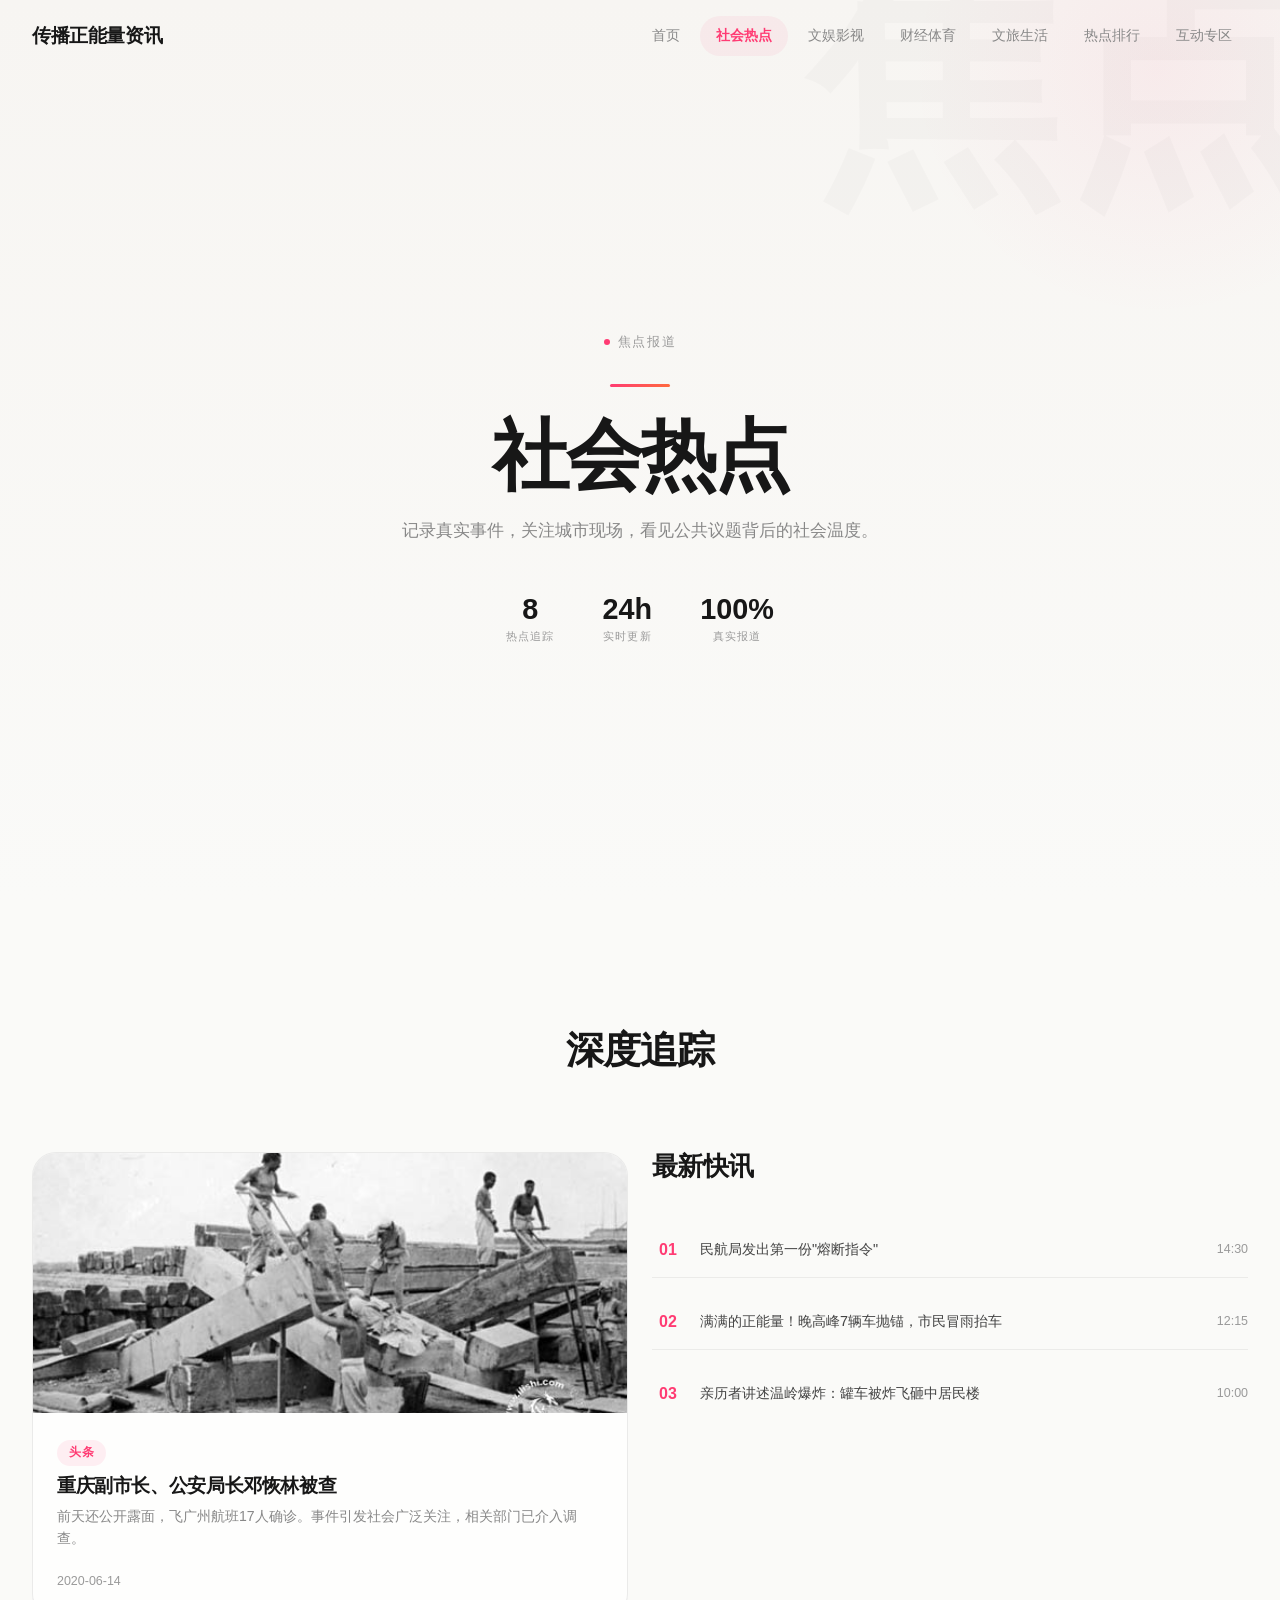
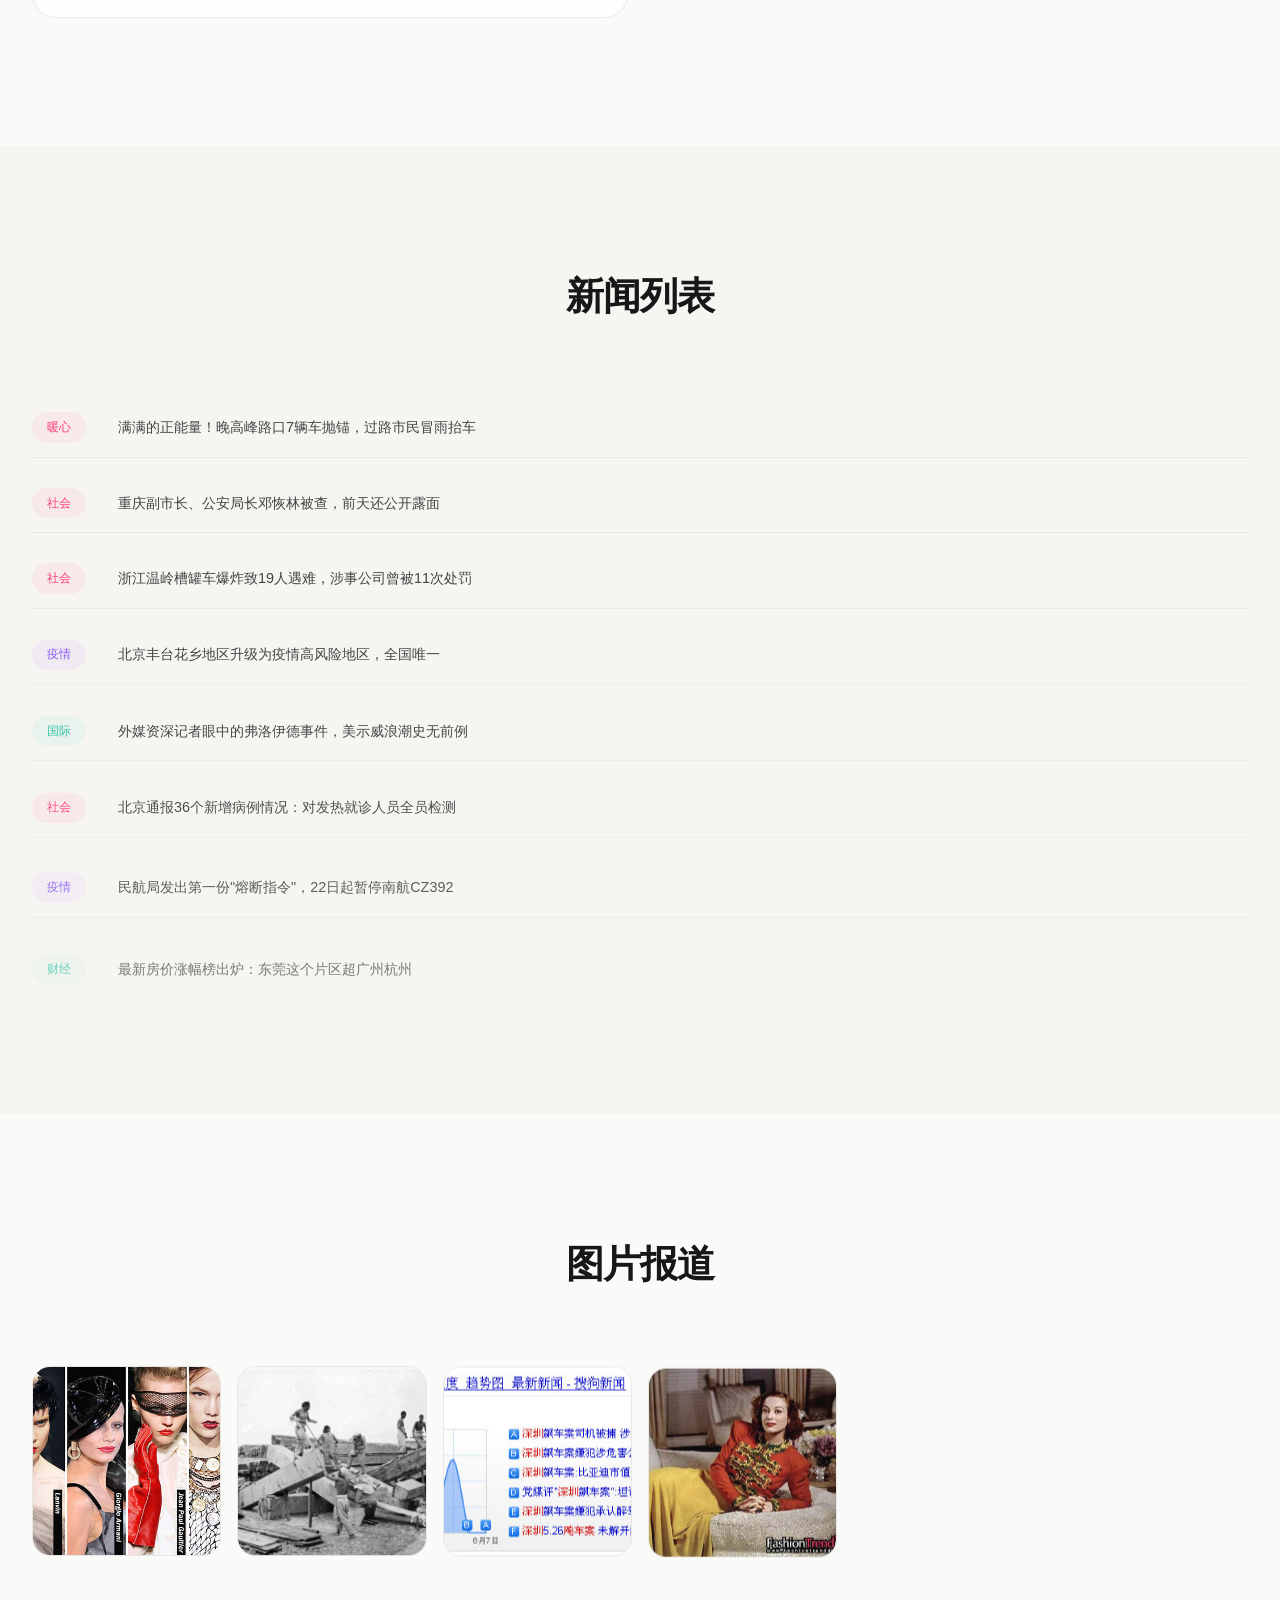
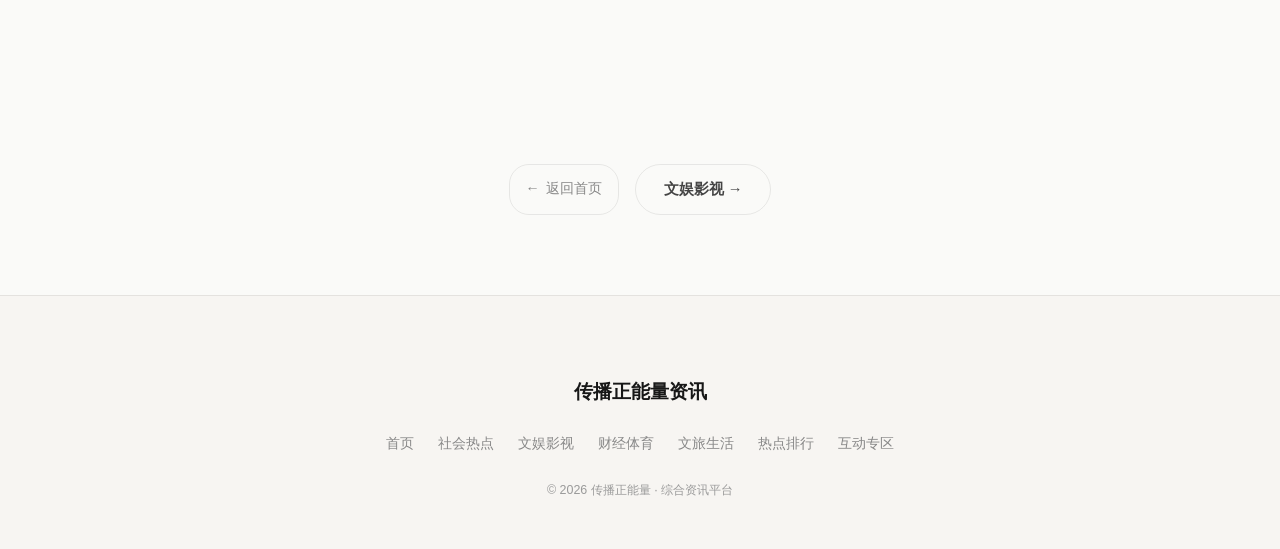
<file: pages/social.html>
<!DOCTYPE html><html lang="zh-CN"><head><meta charset="UTF-8"><meta name="viewport" content="width=device-width,initial-scale=1.0"><title>社会热点 — 传播正能量资讯</title><link rel="stylesheet" href="../css/reset.css"><link rel="stylesheet" href="../css/variables.css"><link rel="stylesheet" href="../css/base.css"><link rel="stylesheet" href="../css/layout.css"><link rel="stylesheet" href="../css/components.css"><link rel="stylesheet" href="../css/animations.css"></head><body>
<nav class="nav"><div class="nav-inner"><a href="../index.html" class="nav-logo">传播正能量资讯</a><div class="nav-links"><a href="../index.html">首页</a><a href="social.html" class="active">社会热点</a><a href="entertainment.html">文娱影视</a><a href="finance-sports.html">财经体育</a><a href="culture-life.html">文旅生活</a><a href="ranking.html">热点排行</a><a href="interaction.html">互动专区</a></div><div class="nav-toggle"><span></span><span></span><span></span></div></div></nav>

<section class="hero hero--center" style="background:linear-gradient(180deg,#F7F5F2 0%,#FAFAF8 100%)">
<div class="hero-watermark hero-watermark-tr">焦点</div>
<div class="hero-glow hero-glow--tr"></div>
<div class="container"><div class="hero-badge">焦点报道</div><div class="hero-accent-bar hero-accent-bar--center"></div><h1 class="hero-title" style="font-size:clamp(2.8rem,6vw,5.5rem)">社会热点</h1><p class="hero-desc" style="margin:0 auto var(--sp-2xl)">记录真实事件，关注城市现场，看见公共议题背后的社会温度。</p><div class="hero-stats" style="justify-content:center"><div class="hero-stat"><div class="hero-stat-num">8</div><div class="hero-stat-label">热点追踪</div></div><div class="hero-stat"><div class="hero-stat-num">24h</div><div class="hero-stat-label">实时更新</div></div><div class="hero-stat"><div class="hero-stat-num">100%</div><div class="hero-stat-label">真实报道</div></div></div></div></section>

<section class="section"><div class="container"><div class="section-head"><h2 class="section-title">深度追踪</h2></div><div class="grid grid-2 anim-stagger">
<div class="card"><img class="card-img" src="../assets/images/social/social-news-01.jpg" alt="社会新闻头图" style="height:260px"><div class="card-body"><span class="card-tag card-tag--red">头条</span><h3 class="card-title">重庆副市长、公安局长邓恢林被查</h3><p class="card-text">前天还公开露面，飞广州航班17人确诊。事件引发社会广泛关注，相关部门已介入调查。</p><span class="card-meta">2020-06-14</span></div></div>
<div class="flex-col"><h3 style="margin-bottom:var(--sp-lg)">最新快讯</h3>
<div class="news-item"><span class="news-num">01</span>民航局发出第一份"熔断指令"<span style="margin-left:auto;font-size:.78rem;color:var(--text-4)">14:30</span></div>
<div class="news-item"><span class="news-num">02</span>满满的正能量！晚高峰7辆车抛锚，市民冒雨抬车<span style="margin-left:auto;font-size:.78rem;color:var(--text-4)">12:15</span></div>
<div class="news-item"><span class="news-num">03</span>亲历者讲述温岭爆炸：罐车被炸飞砸中居民楼<span style="margin-left:auto;font-size:.78rem;color:var(--text-4)">10:00</span></div>
</div></div></div></section>

<section class="section" style="background:var(--bg-warm)"><div class="container"><div class="section-head"><h2 class="section-title">新闻列表</h2></div><div class="flex-col anim-stagger">
<div class="news-item"><span class="tag tag--red" style="margin-right:var(--sp-md)">暖心</span>满满的正能量！晚高峰路口7辆车抛锚，过路市民冒雨抬车</div>
<div class="news-item"><span class="tag tag--red" style="margin-right:var(--sp-md)">社会</span>重庆副市长、公安局长邓恢林被查，前天还公开露面</div>
<div class="news-item"><span class="tag tag--red" style="margin-right:var(--sp-md)">社会</span>浙江温岭槽罐车爆炸致19人遇难，涉事公司曾被11次处罚</div>
<div class="news-item"><span class="tag tag--purple" style="margin-right:var(--sp-md)">疫情</span>北京丰台花乡地区升级为疫情高风险地区，全国唯一</div>
<div class="news-item"><span class="tag tag--teal" style="margin-right:var(--sp-md)">国际</span>外媒资深记者眼中的弗洛伊德事件，美示威浪潮史无前例</div>
<div class="news-item"><span class="tag tag--red" style="margin-right:var(--sp-md)">社会</span>北京通报36个新增病例情况：对发热就诊人员全员检测</div>
<div class="news-item"><span class="tag tag--purple" style="margin-right:var(--sp-md)">疫情</span>民航局发出第一份"熔断指令"，22日起暂停南航CZ392</div>
<div class="news-item"><span class="tag tag--teal" style="margin-right:var(--sp-md)">财经</span>最新房价涨幅榜出炉：东莞这个片区超广州杭州</div>
</div></div></section>

<section class="section"><div class="container"><div class="section-head"><h2 class="section-title">图片报道</h2></div><div class="gallery anim-stagger">
<div class="gallery-item"><img src="../assets/images/social/social-hero.jpg" alt="社会热点"></div>
<div class="gallery-item"><img src="../assets/images/social/social-news-01.jpg" alt="社会新闻"></div>
<div class="gallery-item"><img src="../assets/images/social/shenzhen-car-chase.jpg" alt="深圳飙车案"></div>
<div class="gallery-item"><img src="../assets/images/social/social-small.jpg" alt="民生图景"></div>
</div></div></section>

<section class="section-sm"><div class="container" style="text-align:center;display:flex;gap:var(--sp-md);justify-content:center;flex-wrap:wrap"><a href="../index.html" class="btn btn-back"><span class="arr">←</span> 返回首页</a><a href="entertainment.html" class="btn btn-outline">文娱影视 →</a></div></section>

<footer class="footer"><div class="footer-inner"><div class="footer-logo">传播正能量资讯</div><div class="footer-links"><a href="../index.html">首页</a><a href="social.html">社会热点</a><a href="entertainment.html">文娱影视</a><a href="finance-sports.html">财经体育</a><a href="culture-life.html">文旅生活</a><a href="ranking.html">热点排行</a><a href="interaction.html">互动专区</a></div><p class="footer-copy">© 2026 传播正能量 · 综合资讯平台</p></div></footer>
<button class="back-top">↑</button>
<script src="../js/vendor/gsap.min.js"></script><script src="../js/vendor/ScrollTrigger.min.js"></script><script src="../js/animations.js"></script></body></html>
</file>
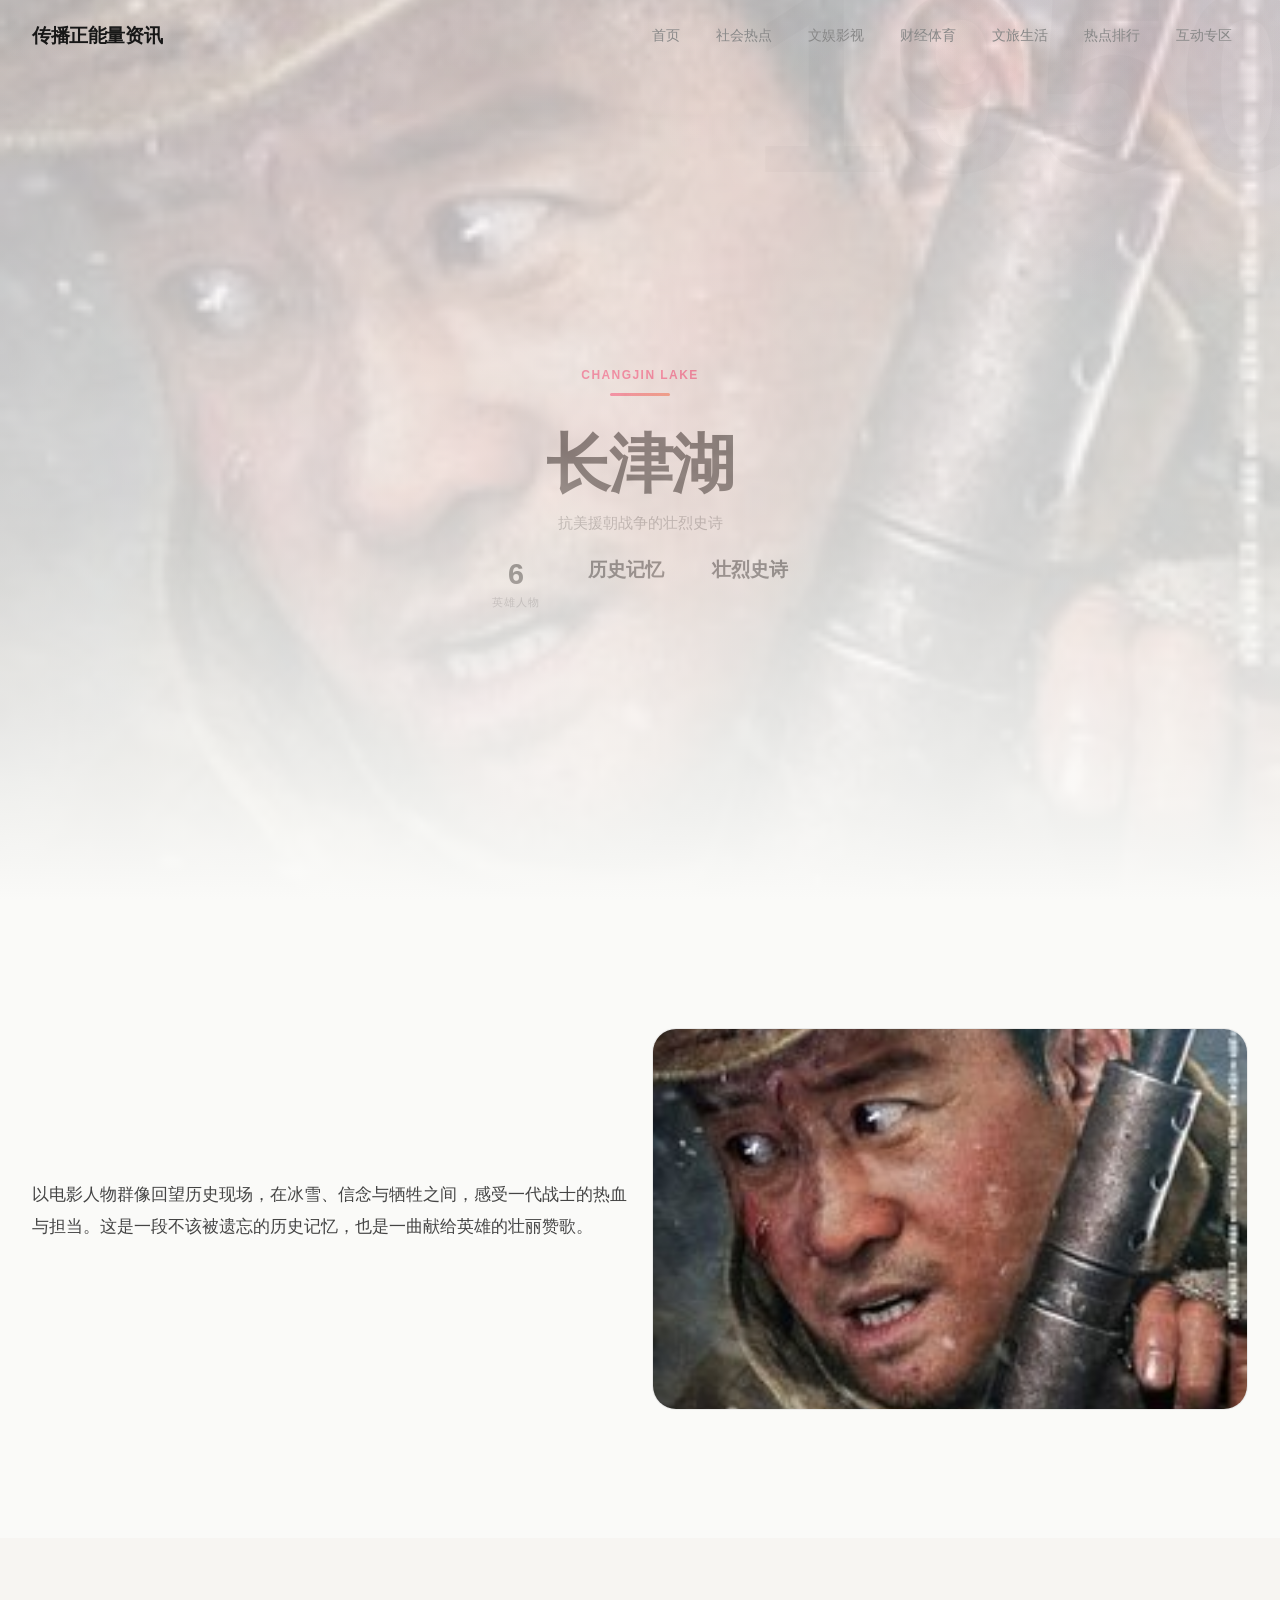
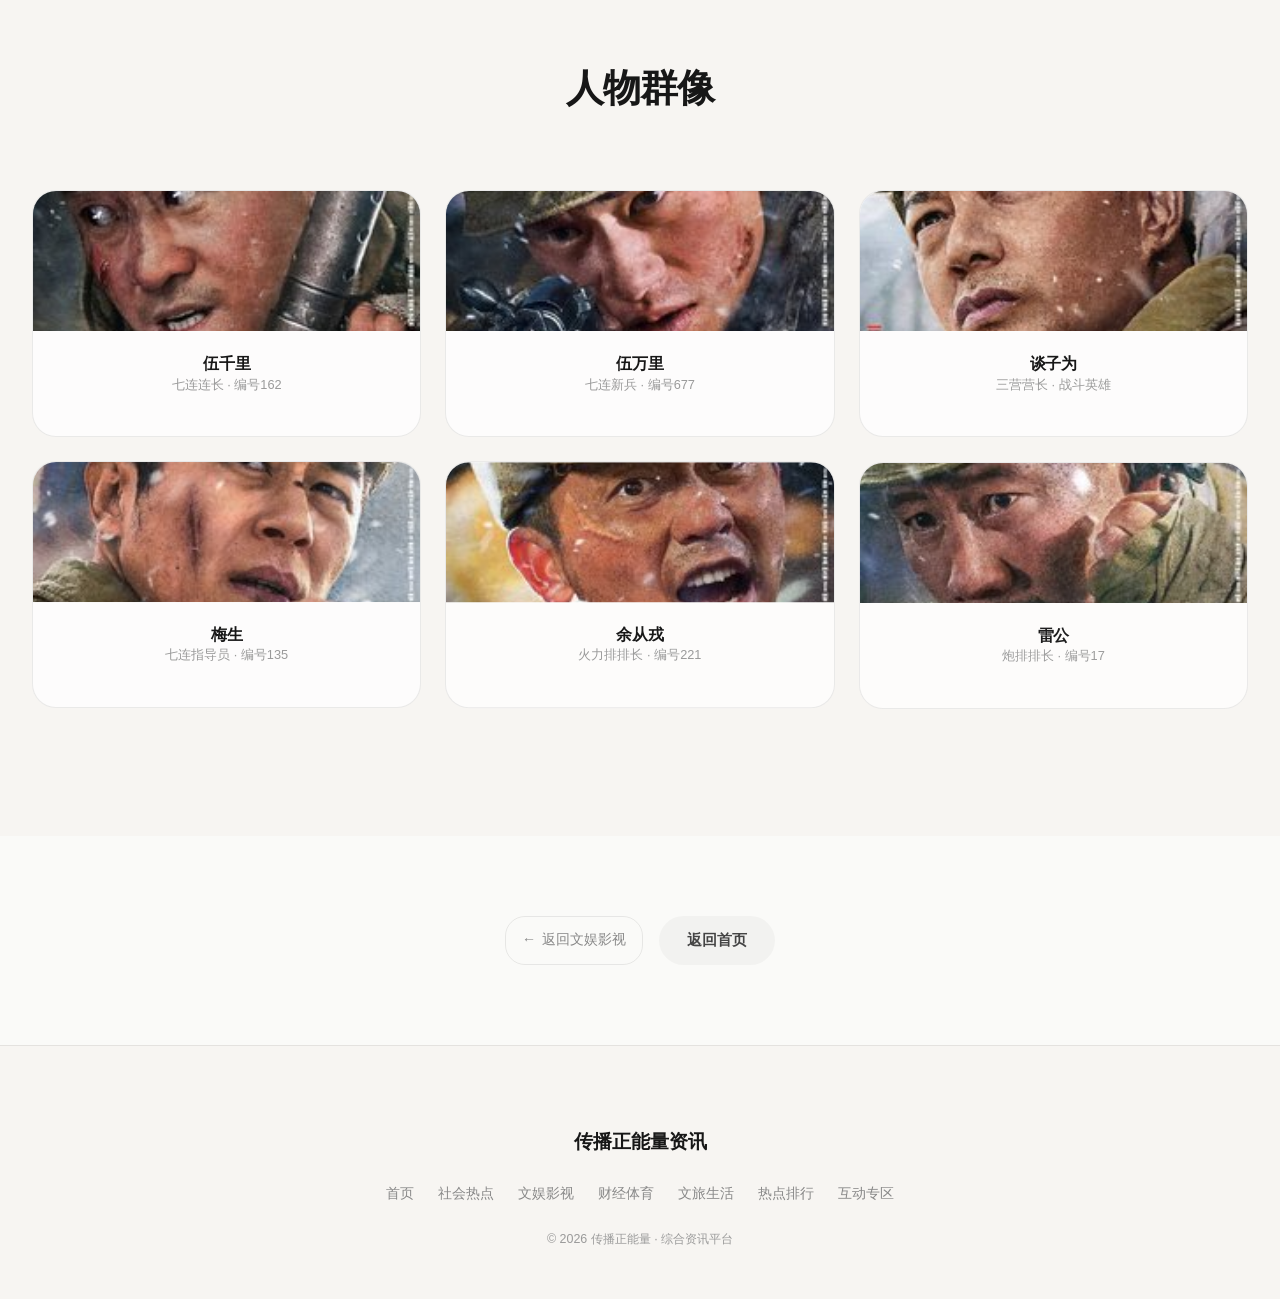
<file: pages/topics/changjin-lake.html>
<!DOCTYPE html><html lang="zh-CN"><head><meta charset="UTF-8"><meta name="viewport" content="width=device-width,initial-scale=1.0"><title>长津湖 — 传播正能量资讯</title><link rel="stylesheet" href="../../css/reset.css"><link rel="stylesheet" href="../../css/variables.css"><link rel="stylesheet" href="../../css/base.css"><link rel="stylesheet" href="../../css/layout.css"><link rel="stylesheet" href="../../css/components.css"><link rel="stylesheet" href="../../css/animations.css"></head><body>
<nav class="nav"><div class="nav-inner"><a href="../../index.html" class="nav-logo">传播正能量资讯</a><div class="nav-links"><a href="../../index.html">首页</a><a href="../social.html">社会热点</a><a href="../entertainment.html">文娱影视</a><a href="../finance-sports.html">财经体育</a><a href="../culture-life.html">文旅生活</a><a href="../ranking.html">热点排行</a><a href="../interaction.html">互动专区</a></div><div class="nav-toggle"><span></span><span></span><span></span></div></div></nav>
<section class="hero hero--bgimg" style="background:linear-gradient(180deg,#F5EEEE 0%,#FAFAF8 100%)"><div class="hero-bg"><img src="../../assets/images/topics/changjin-lake/wu-qianli.jpg" alt=""></div><div class="hero-watermark hero-watermark-tr">1950</div><div class="hero-glow hero-glow--tr" style="background:radial-gradient(circle,rgba(220,38,38,.08) 0%,transparent 70%)"></div><div class="container"><div class="section-head" style="margin-bottom:0"><div class="section-eyebrow">CHANGJIN LAKE</div><div class="hero-accent-bar hero-accent-bar--center"></div><h1 class="section-title" style="font-size:clamp(2.5rem,5vw,4rem)">长津湖</h1><p class="section-sub">抗美援朝战争的壮烈史诗</p><div class="hero-stats" style="justify-content:center"><div class="hero-stat"><div class="hero-stat-num">6</div><div class="hero-stat-label">英雄人物</div></div><div class="hero-stat"><div class="hero-stat-num" style="font-size:1.2rem">历史记忆</div></div><div class="hero-stat"><div class="hero-stat-num" style="font-size:1.2rem">壮烈史诗</div></div></div></div></div></section>
<section class="section"><div class="container"><div class="grid grid-2 anim-stagger">
<div class="flex-col" style="justify-content:center"><p style="font-size:1.05rem;color:var(--text-2);line-height:1.9">以电影人物群像回望历史现场，在冰雪、信念与牺牲之间，感受一代战士的热血与担当。这是一段不该被遗忘的历史记忆，也是一曲献给英雄的壮丽赞歌。</p></div>
<div class="card"><img src="../../assets/images/topics/changjin-lake/wu-qianli.jpg" alt="长津湖海报" style="width:100%;height:380px;object-fit:cover;display:block"></div>
</div></div></section>
<section class="section" style="background:var(--bg-warm)"><div class="container"><div class="section-head"><h2 class="section-title">人物群像</h2></div><div class="grid grid-3 anim-stagger">
<div class="card" style="text-align:center"><img src="../../assets/images/topics/changjin-lake/wu-qianli.jpg" alt="伍千里" style="width:100%;height:140px;object-fit:cover;border-radius:var(--radius-md) var(--radius-md) 0 0;display:block"><div class="card-body"><h4 style="font-size:1rem">伍千里</h4><p style="font-size:.8rem;color:var(--text-4)">七连连长 · 编号162</p></div></div>
<div class="card" style="text-align:center"><img src="../../assets/images/topics/changjin-lake/wu-wanli.jpg" alt="伍万里" style="width:100%;height:140px;object-fit:cover;border-radius:var(--radius-md) var(--radius-md) 0 0;display:block"><div class="card-body"><h4 style="font-size:1rem">伍万里</h4><p style="font-size:.8rem;color:var(--text-4)">七连新兵 · 编号677</p></div></div>
<div class="card" style="text-align:center"><img src="../../assets/images/topics/changjin-lake/tan-ziwei.jpg" alt="谈子为" style="width:100%;height:140px;object-fit:cover;border-radius:var(--radius-md) var(--radius-md) 0 0;display:block"><div class="card-body"><h4 style="font-size:1rem">谈子为</h4><p style="font-size:.8rem;color:var(--text-4)">三营营长 · 战斗英雄</p></div></div>
<div class="card" style="text-align:center"><img src="../../assets/images/topics/changjin-lake/mei-sheng.jpg" alt="梅生" style="width:100%;height:140px;object-fit:cover;border-radius:var(--radius-md) var(--radius-md) 0 0;display:block"><div class="card-body"><h4 style="font-size:1rem">梅生</h4><p style="font-size:.8rem;color:var(--text-4)">七连指导员 · 编号135</p></div></div>
<div class="card" style="text-align:center"><img src="../../assets/images/topics/changjin-lake/yu-congrong.jpg" alt="余从戎" style="width:100%;height:140px;object-fit:cover;border-radius:var(--radius-md) var(--radius-md) 0 0;display:block"><div class="card-body"><h4 style="font-size:1rem">余从戎</h4><p style="font-size:.8rem;color:var(--text-4)">火力排排长 · 编号221</p></div></div>
<div class="card" style="text-align:center"><img src="../../assets/images/topics/changjin-lake/lei-gong.jpg" alt="雷公" style="width:100%;height:140px;object-fit:cover;border-radius:var(--radius-md) var(--radius-md) 0 0;display:block"><div class="card-body"><h4 style="font-size:1rem">雷公</h4><p style="font-size:.8rem;color:var(--text-4)">炮排排长 · 编号17</p></div></div>
</div></div></section>
<section class="section-sm"><div class="container" style="text-align:center;display:flex;gap:var(--sp-md);justify-content:center;flex-wrap:wrap"><a href="../entertainment.html" class="btn btn-back"><span class="arr">←</span> 返回文娱影视</a><a href="../../index.html" class="btn btn-ghost">返回首页</a></div></section>
<footer class="footer"><div class="footer-inner"><div class="footer-logo">传播正能量资讯</div><div class="footer-links"><a href="../../index.html">首页</a><a href="../social.html">社会热点</a><a href="../entertainment.html">文娱影视</a><a href="../finance-sports.html">财经体育</a><a href="../culture-life.html">文旅生活</a><a href="../ranking.html">热点排行</a><a href="../interaction.html">互动专区</a></div><p class="footer-copy">© 2026 传播正能量 · 综合资讯平台</p></div></footer>
<button class="back-top">↑</button>
<script src="../../js/vendor/gsap.min.js"></script><script src="../../js/vendor/ScrollTrigger.min.js"></script><script src="../../js/animations.js"></script></body></html>
</file>
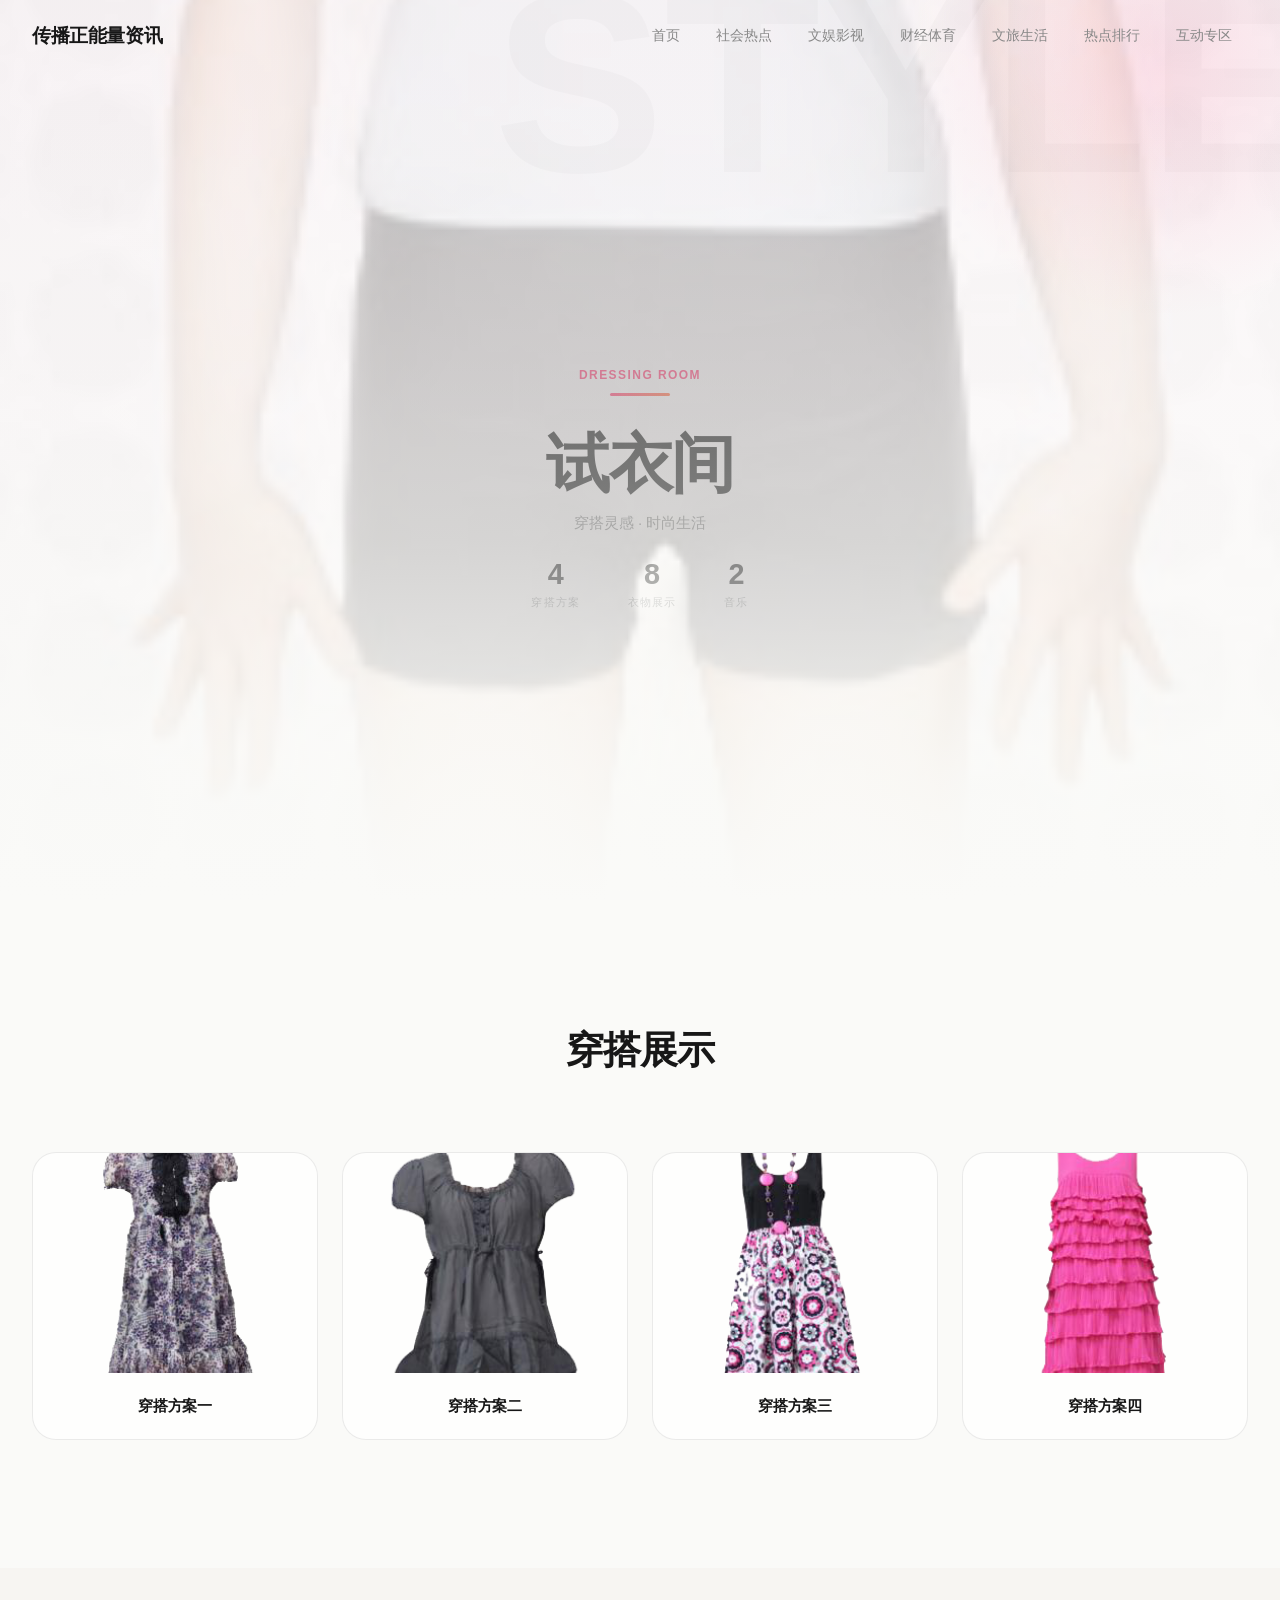
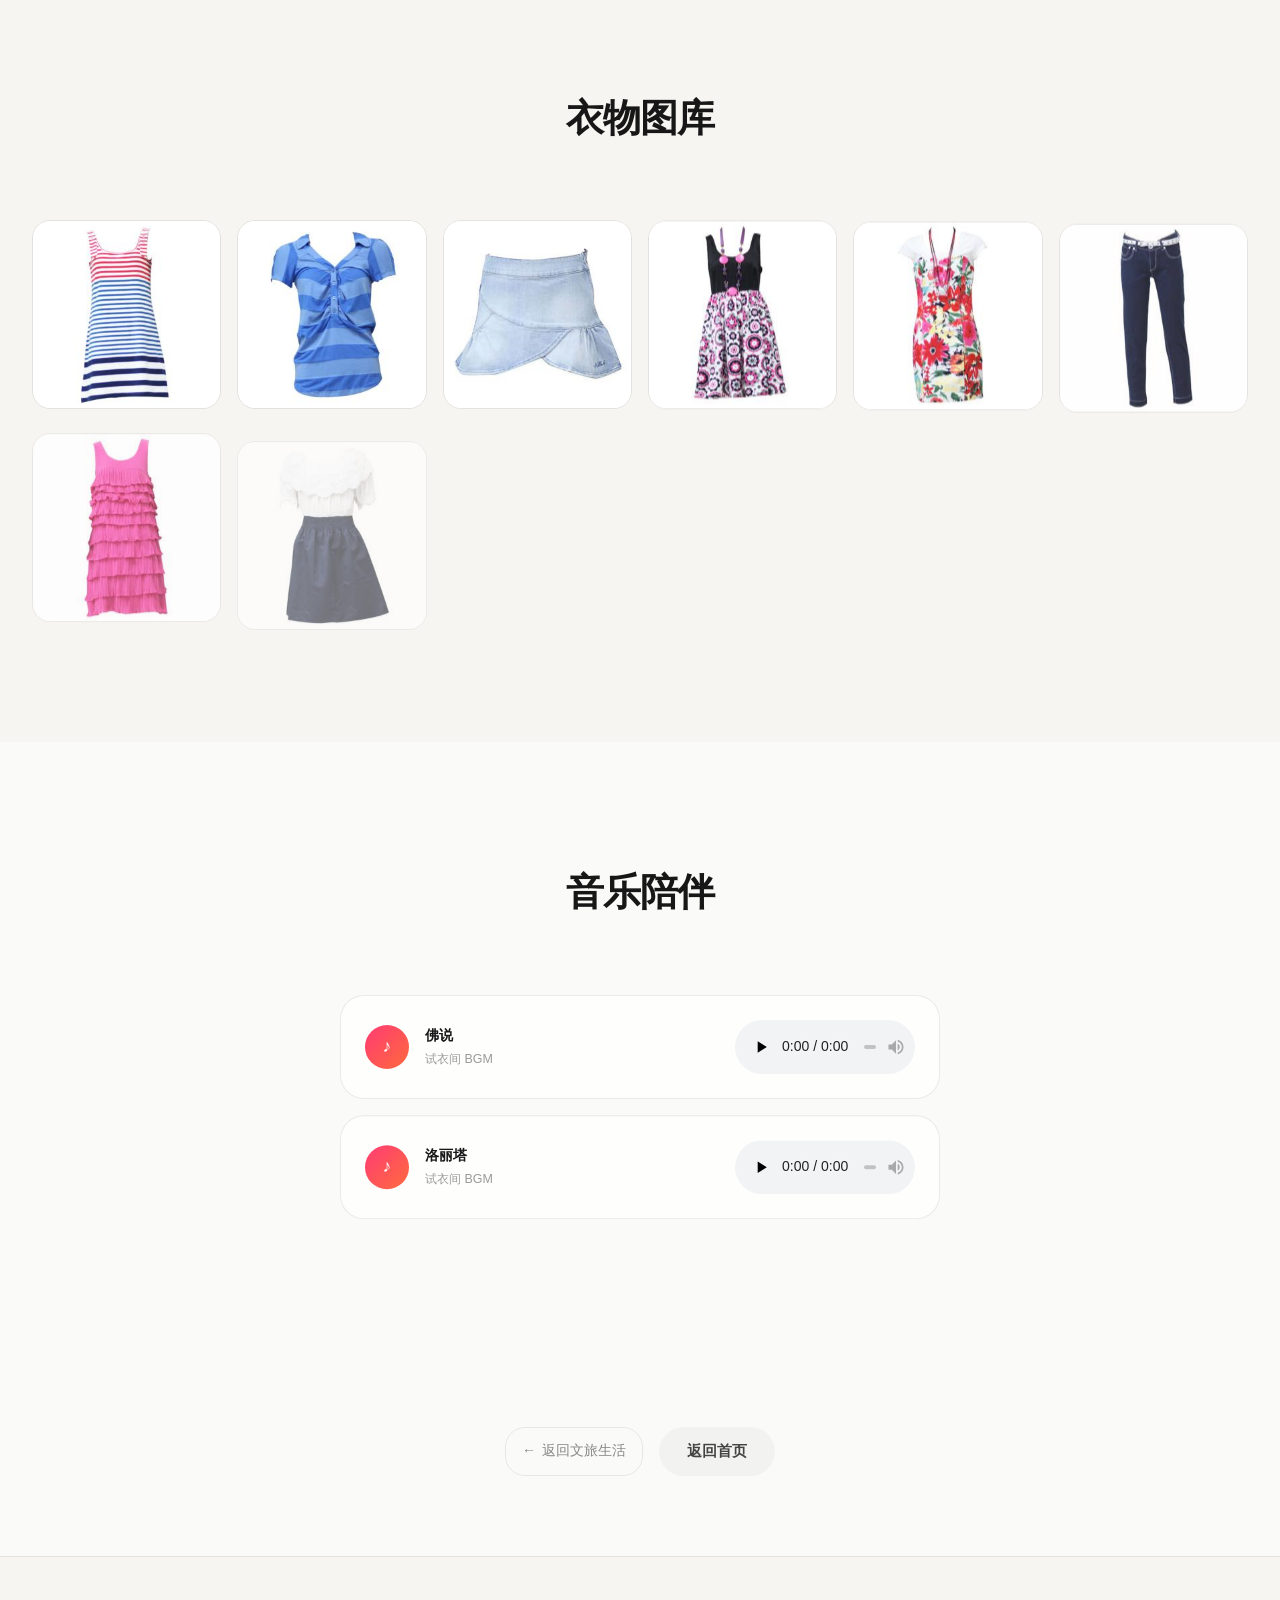
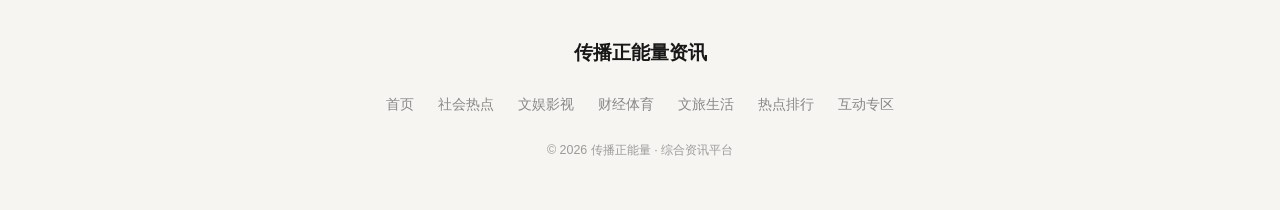
<file: pages/topics/dressing-room.html>
<!DOCTYPE html><html lang="zh-CN"><head><meta charset="UTF-8"><meta name="viewport" content="width=device-width,initial-scale=1.0"><title>试衣间 — 传播正能量资讯</title><link rel="stylesheet" href="../../css/reset.css"><link rel="stylesheet" href="../../css/variables.css"><link rel="stylesheet" href="../../css/base.css"><link rel="stylesheet" href="../../css/layout.css"><link rel="stylesheet" href="../../css/components.css"><link rel="stylesheet" href="../../css/animations.css"></head><body>
<nav class="nav"><div class="nav-inner"><a href="../../index.html" class="nav-logo">传播正能量资讯</a><div class="nav-links"><a href="../../index.html">首页</a><a href="../social.html">社会热点</a><a href="../entertainment.html">文娱影视</a><a href="../finance-sports.html">财经体育</a><a href="../culture-life.html">文旅生活</a><a href="../ranking.html">热点排行</a><a href="../interaction.html">互动专区</a></div><div class="nav-toggle"><span></span><span></span><span></span></div></div></nav>
<section class="hero hero--bgimg" style="background:linear-gradient(180deg,#F8F0F4 0%,#FAFAF8 100%)"><div class="hero-bg"><img src="../../assets/images/topics/dressing-room/model.jpg" alt=""></div><div class="hero-watermark hero-watermark-tr">STYLE</div><div class="hero-glow hero-glow--tr" style="background:radial-gradient(circle,rgba(255,59,115,.12) 0%,transparent 70%)"></div><div class="container"><div class="section-head" style="margin-bottom:0"><div class="section-eyebrow">DRESSING ROOM</div><div class="hero-accent-bar hero-accent-bar--center"></div><h1 class="section-title" style="font-size:clamp(2.5rem,5vw,4rem)">试衣间</h1><p class="section-sub">穿搭灵感 · 时尚生活</p><div class="hero-stats" style="justify-content:center"><div class="hero-stat"><div class="hero-stat-num">4</div><div class="hero-stat-label">穿搭方案</div></div><div class="hero-stat"><div class="hero-stat-num">8</div><div class="hero-stat-label">衣物展示</div></div><div class="hero-stat"><div class="hero-stat-num">2</div><div class="hero-stat-label">音乐</div></div></div></div></div></section>
<section class="section"><div class="container"><div class="section-head"><h2 class="section-title">穿搭展示</h2></div><div class="grid grid-4 anim-stagger">
<div class="card" style="text-align:center"><img src="../../assets/images/topics/dressing-room/outfit-01.png" alt="穿搭方案一" style="width:100%;height:220px;object-fit:cover;display:block"><div class="card-body"><h4 style="font-size:.95rem">穿搭方案一</h4></div></div>
<div class="card" style="text-align:center"><img src="../../assets/images/topics/dressing-room/outfit-02.png" alt="穿搭方案二" style="width:100%;height:220px;object-fit:cover;display:block"><div class="card-body"><h4 style="font-size:.95rem">穿搭方案二</h4></div></div>
<div class="card" style="text-align:center"><img src="../../assets/images/topics/dressing-room/outfit-03.png" alt="穿搭方案三" style="width:100%;height:220px;object-fit:cover;display:block"><div class="card-body"><h4 style="font-size:.95rem">穿搭方案三</h4></div></div>
<div class="card" style="text-align:center"><img src="../../assets/images/topics/dressing-room/outfit-04.png" alt="穿搭方案四" style="width:100%;height:220px;object-fit:cover;display:block"><div class="card-body"><h4 style="font-size:.95rem">穿搭方案四</h4></div></div>
</div></div></section>
<section class="section" style="background:var(--bg-warm)"><div class="container"><div class="section-head"><h2 class="section-title">衣物图库</h2></div><div class="gallery anim-stagger">
<div class="gallery-item"><img src="../../assets/images/topics/dressing-room/clothing-1.jpg" alt="衣物1"></div>
<div class="gallery-item"><img src="../../assets/images/topics/dressing-room/clothing-2.jpg" alt="衣物2"></div>
<div class="gallery-item"><img src="../../assets/images/topics/dressing-room/clothing-3.jpg" alt="衣物3"></div>
<div class="gallery-item"><img src="../../assets/images/topics/dressing-room/clothing-4.jpg" alt="衣物4"></div>
<div class="gallery-item"><img src="../../assets/images/topics/dressing-room/clothing-5.jpg" alt="衣物5"></div>
<div class="gallery-item"><img src="../../assets/images/topics/dressing-room/clothing-6.jpg" alt="衣物6"></div>
<div class="gallery-item"><img src="../../assets/images/topics/dressing-room/clothing-7.jpg" alt="衣物7"></div>
<div class="gallery-item"><img src="../../assets/images/topics/dressing-room/clothing-8.jpg" alt="衣物8"></div>
</div></div></section>
<section class="section"><div class="container"><div class="section-head"><h2 class="section-title">音乐陪伴</h2></div><div class="flex-col anim-stagger" style="max-width:600px;margin:0 auto">
<div class="audio-box"><div class="audio-icon">♪</div><div class="audio-info"><div class="audio-title">佛说</div><div class="audio-artist">试衣间 BGM</div></div><audio controls preload="none"><source src="../../assets/audio/dressing-room/buddha-says.mp3" type="audio/mpeg"></audio></div>
<div class="audio-box"><div class="audio-icon">♪</div><div class="audio-info"><div class="audio-title">洛丽塔</div><div class="audio-artist">试衣间 BGM</div></div><audio controls preload="none"><source src="../../assets/audio/dressing-room/lolita.mp3" type="audio/mpeg"></audio></div>
</div></div></section>
<section class="section-sm"><div class="container" style="text-align:center;display:flex;gap:var(--sp-md);justify-content:center;flex-wrap:wrap"><a href="../culture-life.html" class="btn btn-back"><span class="arr">←</span> 返回文旅生活</a><a href="../../index.html" class="btn btn-ghost">返回首页</a></div></section>
<footer class="footer"><div class="footer-inner"><div class="footer-logo">传播正能量资讯</div><div class="footer-links"><a href="../../index.html">首页</a><a href="../social.html">社会热点</a><a href="../entertainment.html">文娱影视</a><a href="../finance-sports.html">财经体育</a><a href="../culture-life.html">文旅生活</a><a href="../ranking.html">热点排行</a><a href="../interaction.html">互动专区</a></div><p class="footer-copy">© 2026 传播正能量 · 综合资讯平台</p></div></footer>
<button class="back-top">↑</button>
<script src="../../js/vendor/gsap.min.js"></script><script src="../../js/vendor/ScrollTrigger.min.js"></script><script src="../../js/animations.js"></script></body></html>
</file>
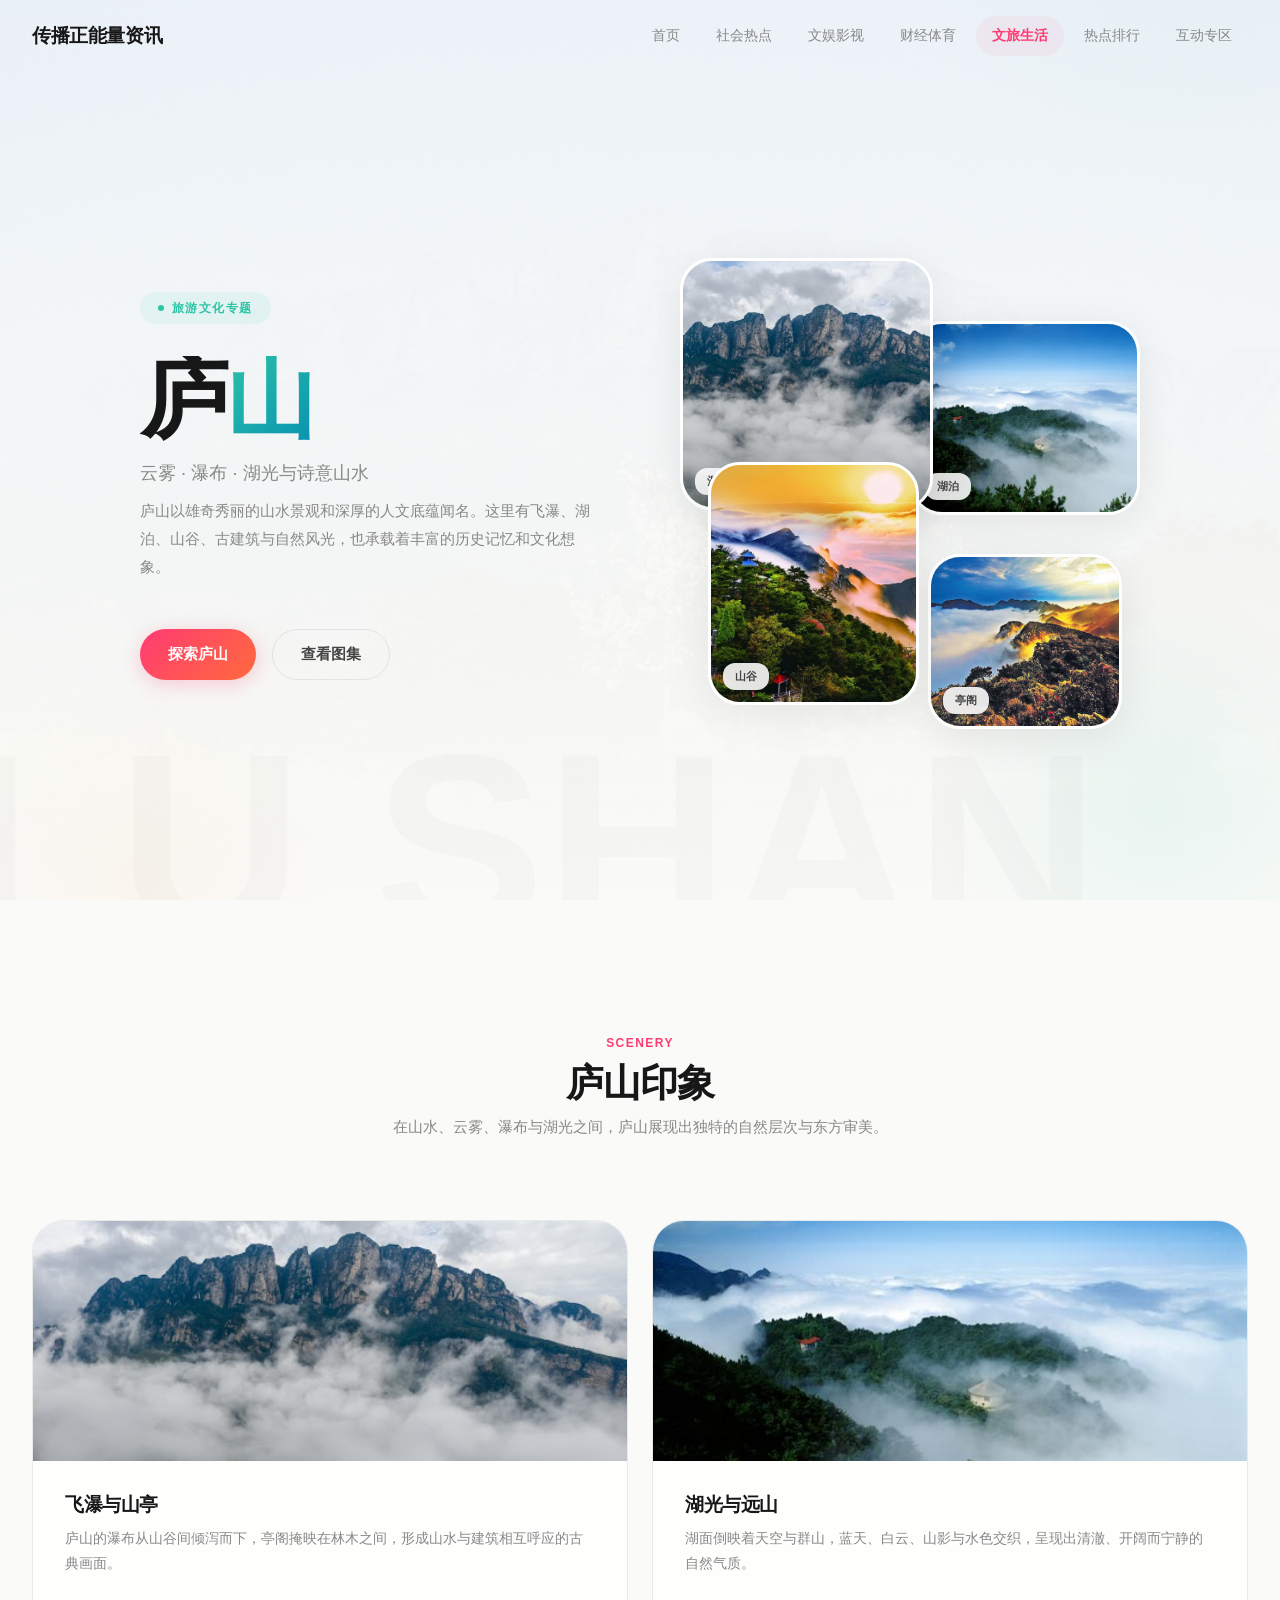
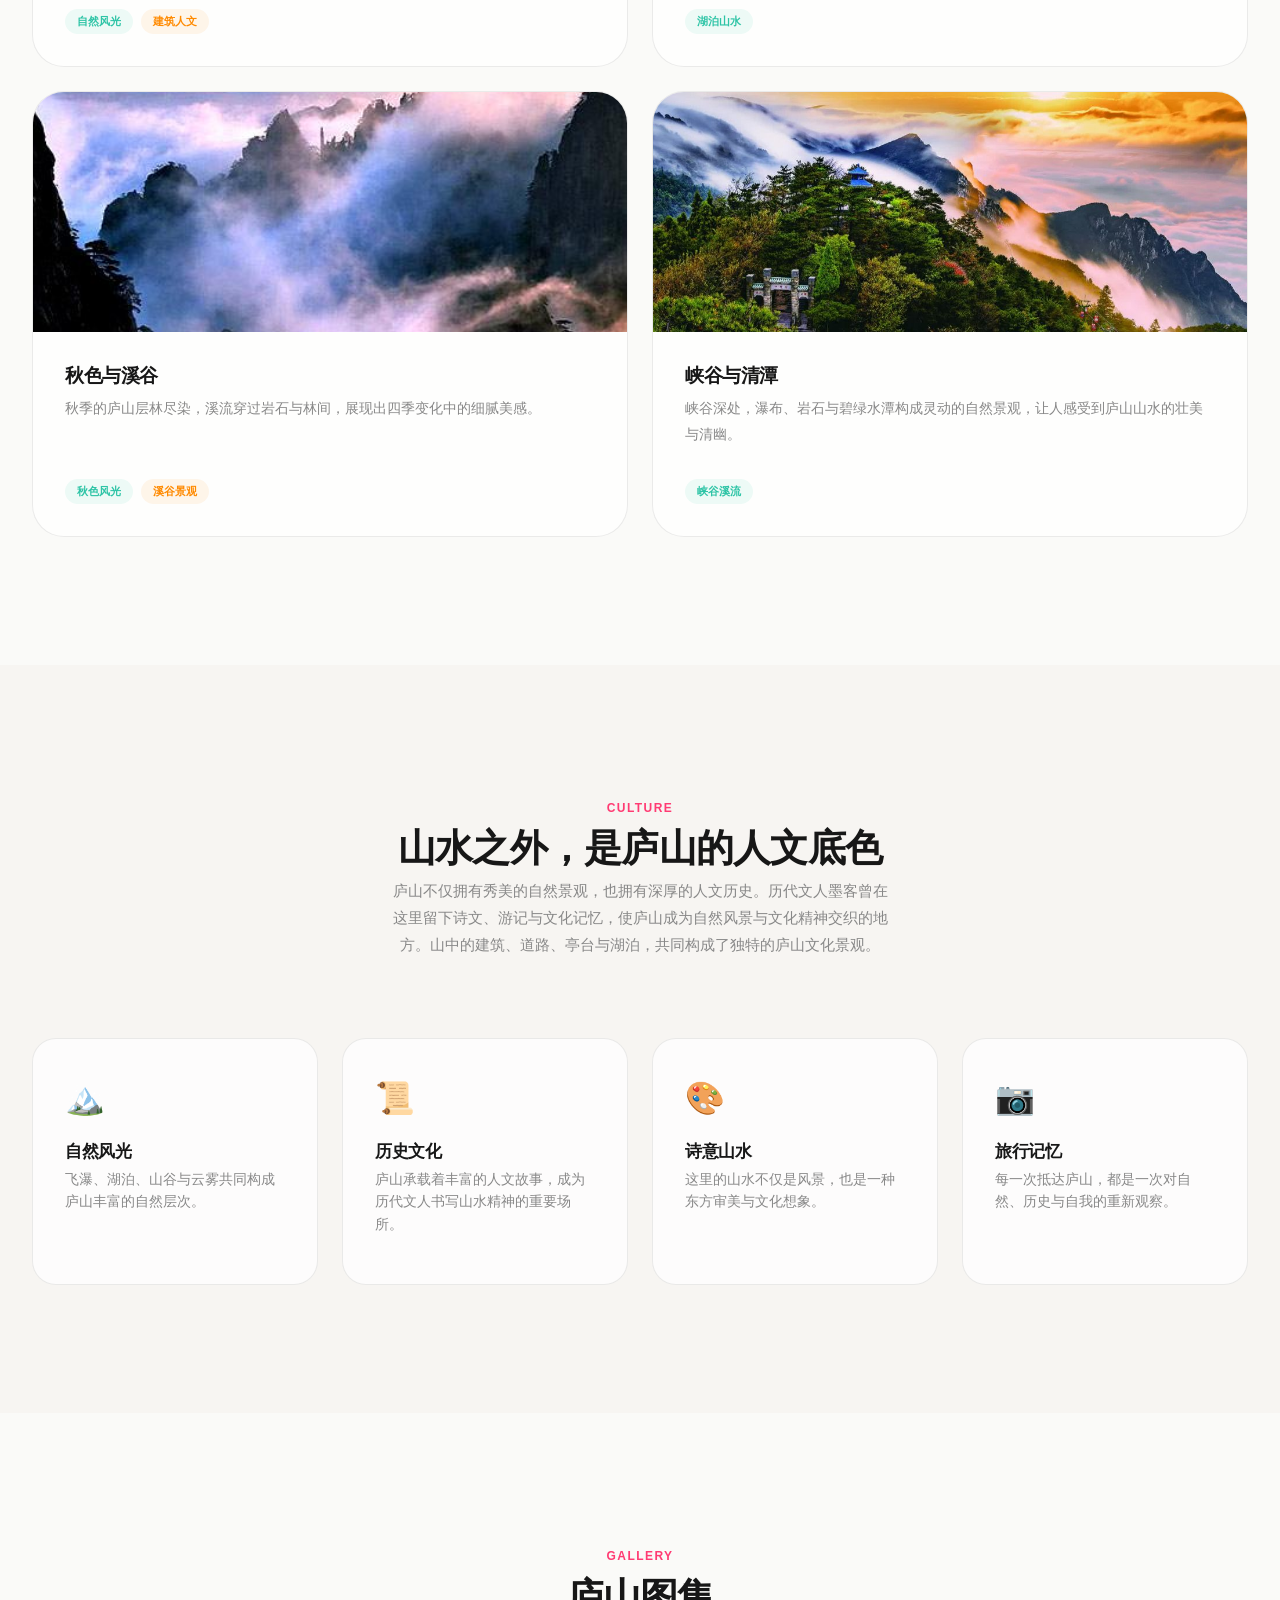
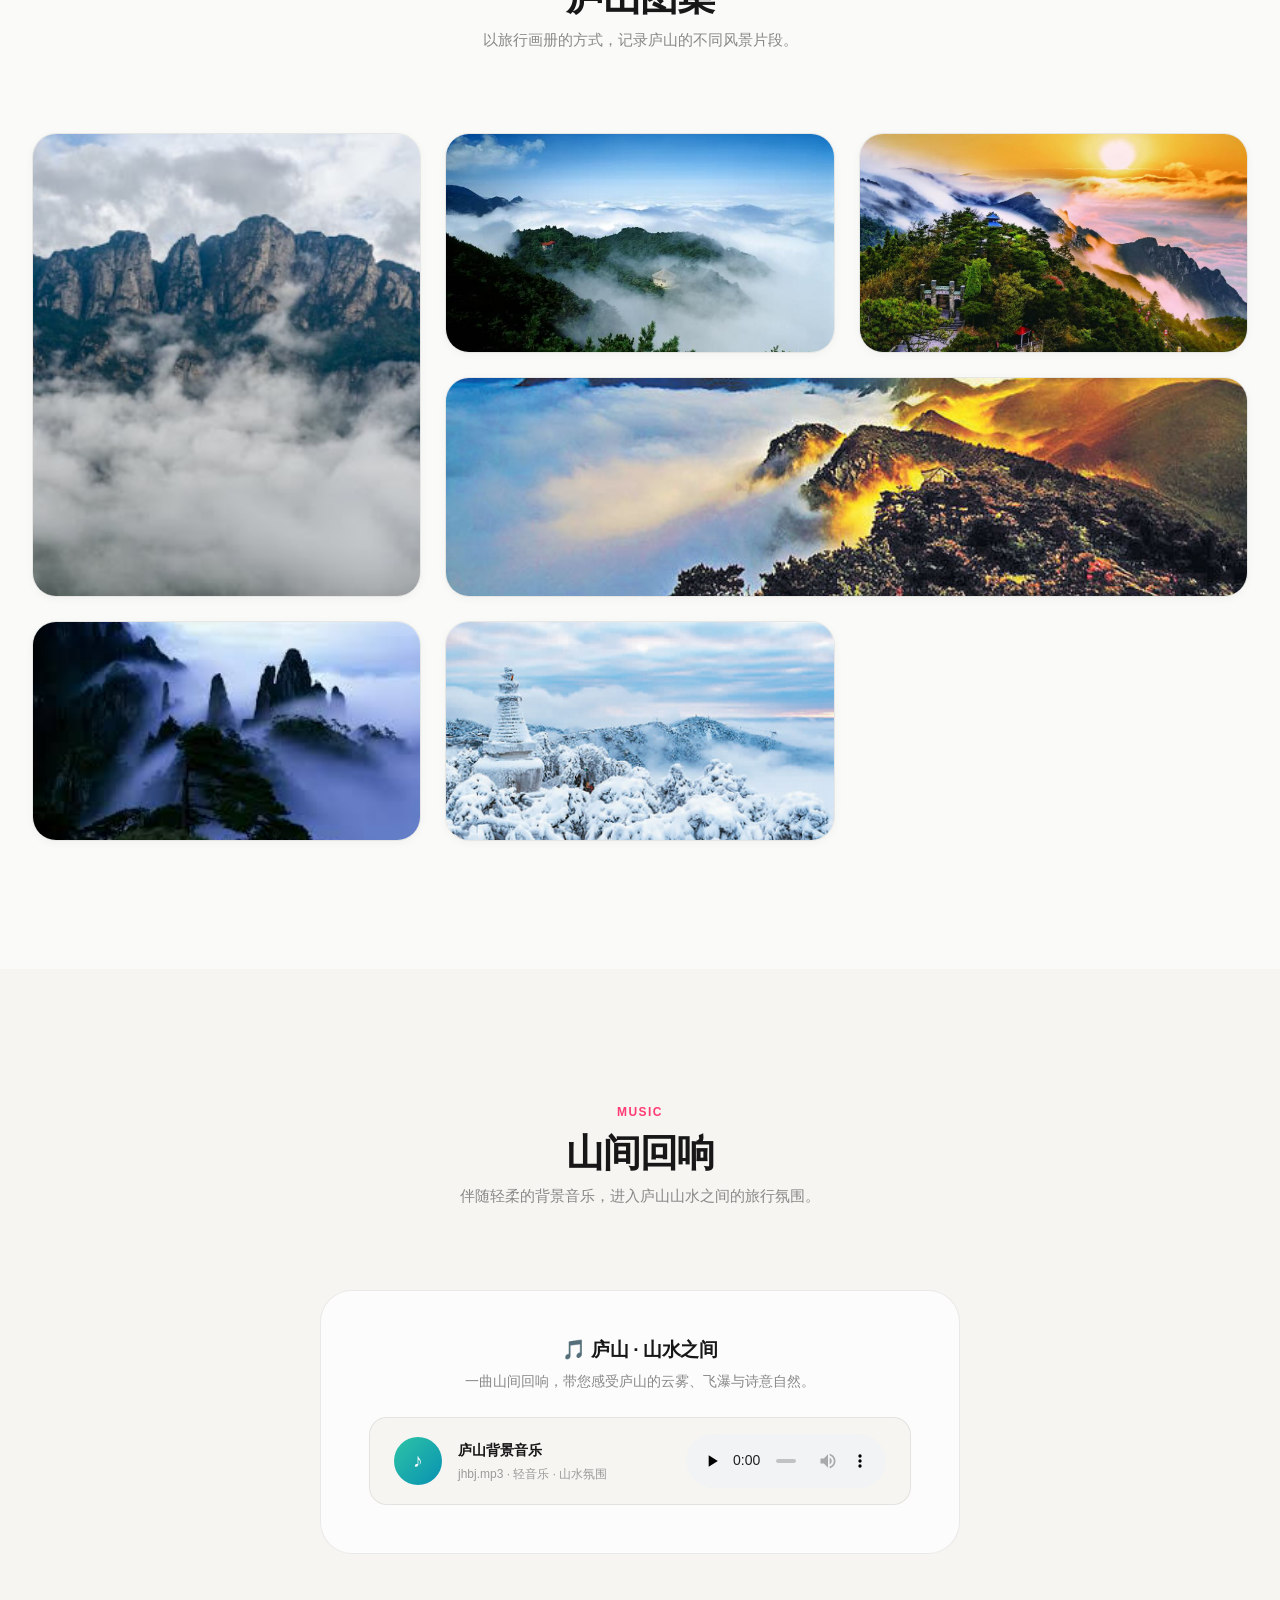
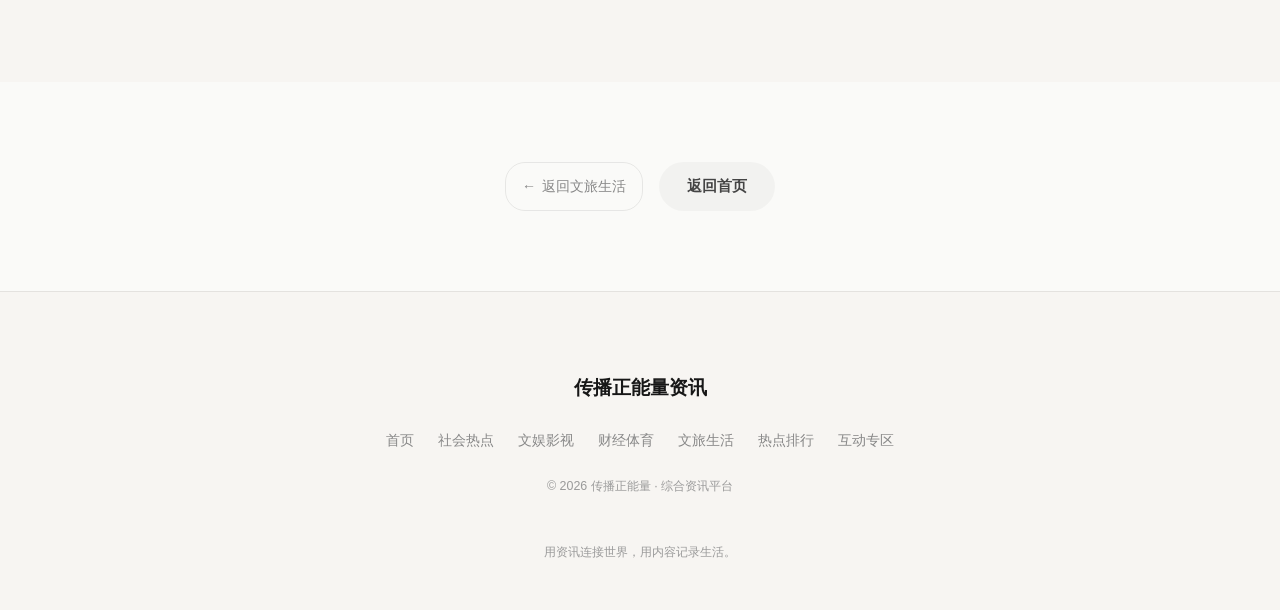
<file: pages/topics/travel.html>
<!DOCTYPE html>
<html lang="zh-CN">
<head>
<meta charset="UTF-8">
<meta name="viewport" content="width=device-width,initial-scale=1.0">
<meta name="description" content="庐山 · 山水之间的文化诗意 — 云雾、瀑布、湖光与诗意山水">
<title>庐山 · 旅游文化专题 — 传播正能量资讯</title>
<link rel="stylesheet" href="../../css/reset.css">
<link rel="stylesheet" href="../../css/variables.css">
<link rel="stylesheet" href="../../css/base.css">
<link rel="stylesheet" href="../../css/layout.css">
<link rel="stylesheet" href="../../css/components.css">
<link rel="stylesheet" href="../../css/animations.css">
<style>
/* ============================================
   lushan.css — 庐山旅游文化专题页
   山水之间的文化诗意 · 浅色旅行画册风格
   ============================================ */

/* -- Page wrapper -- */
.ls-page{background:var(--bg)}

/* -- Hero Section -- */
.ls-hero{min-height:100vh;display:flex;align-items:center;padding:calc(var(--h-nav) + var(--sp-3xl)) 0 var(--sp-3xl);position:relative;overflow:hidden}
.ls-hero::before{content:"";position:absolute;top:-30%;right:-10%;width:500px;height:500px;border-radius:50%;background:radial-gradient(circle,rgba(46,196,166,.06) 0%,transparent 70%);pointer-events:none}
.ls-hero::after{content:"";position:absolute;bottom:-20%;left:-5%;width:400px;height:400px;border-radius:50%;background:radial-gradient(circle,rgba(255,138,0,.04) 0%,transparent 70%);pointer-events:none}
.ls-hero-inner{display:grid;grid-template-columns:1fr 1fr;gap:var(--sp-3xl);align-items:center;position:relative;z-index:2;max-width:var(--w);margin:0 auto;padding:0 var(--sp-xl)}
.ls-hero-tag{display:inline-flex;align-items:center;gap:8px;font-size:.75rem;font-weight:600;color:var(--accent-teal);text-transform:uppercase;letter-spacing:.12em;margin-bottom:var(--sp-xl);background:rgba(46,196,166,.08);padding:6px 18px;border-radius:20px}
.ls-hero-tag::before{content:"";width:6px;height:6px;border-radius:50%;background:var(--accent-teal);animation:pulse 2s ease-in-out infinite}
.ls-hero-title{font-size:clamp(3rem,7vw,6.5rem);font-weight:900;line-height:.95;letter-spacing:-.04em;margin-bottom:var(--sp-md)}
.ls-hero-title .hl{background:linear-gradient(135deg,#2EC4A6,#0891b2);-webkit-background-clip:text;-webkit-text-fill-color:transparent;background-clip:text}
.ls-hero-sub{font-size:1.15rem;color:var(--text-3);line-height:1.7;margin-bottom:var(--sp-sm);font-weight:300}
.ls-hero-desc{font-size:.95rem;color:var(--text-3);line-height:1.85;max-width:460px;margin-bottom:var(--sp-2xl)}
.ls-hero-btns{display:flex;gap:var(--sp-md);flex-wrap:wrap}
.ls-hero-visual{position:relative;height:100%;min-height:540px;display:flex;align-items:center;justify-content:center}
.ls-collage{position:relative;width:100%;height:90%;max-height:620px}
.ls-collage-img{position:absolute;border-radius:var(--radius-xl);overflow:hidden;box-shadow:var(--shadow-lg);border:3px solid #fff;transition:transform .6s var(--ease-out);background:var(--bg-warm)}
.ls-collage-img img{width:100%;height:100%;object-fit:cover;display:block}
.ls-collage-img:hover{transform:translateY(-6px);box-shadow:var(--shadow-xl)}
.ls-ci-1{top:3%;left:0;width:55%;height:52%;z-index:3;background:linear-gradient(135deg,#d4f0e8,#b8e6d4)}
.ls-ci-2{top:16%;right:0;width:50%;height:40%;z-index:2;background:linear-gradient(135deg,#c8e8f0,#a8d8e8)}
.ls-ci-3{bottom:5%;left:6%;width:46%;height:50%;z-index:4;background:linear-gradient(135deg,#e8f0d4,#d8e8c0)}
.ls-ci-4{bottom:0;right:4%;width:42%;height:36%;z-index:1;background:linear-gradient(135deg,#f0e8d4,#e8dcc0)}
.ls-ci-label{position:absolute;bottom:12px;left:12px;background:rgba(255,255,255,.88);backdrop-filter:blur(8px);padding:4px 12px;border-radius:12px;font-size:.7rem;font-weight:600;color:var(--text-2);z-index:5}

/* -- Decorative line between sections -- */
.ls-divider{max-width:var(--w);margin:0 auto;padding:0 var(--sp-xl)}
.ls-divider-line{height:1px;background:var(--divider)}

/* -- Scenic Modules (4图文模块) -- */
.ls-scenic-grid{display:grid;grid-template-columns:repeat(2,1fr);gap:var(--sp-lg)}
.ls-scenic-card{background:var(--bg-card);border:1px solid var(--border);border-radius:var(--radius-xl);overflow:hidden;transition:all .35s var(--ease);display:flex;flex-direction:column}
.ls-scenic-card:hover{border-color:var(--border-hover);transform:translateY(-4px);box-shadow:var(--shadow-lg)}
.ls-scenic-img{width:100%;height:240px;overflow:hidden;position:relative}
.ls-scenic-img .ph{width:100%;height:100%;display:flex;align-items:center;justify-content:center;font-size:.8rem;font-weight:600;color:var(--text-4);letter-spacing:.04em}
.ls-scenic-body{padding:var(--sp-xl);flex:1;display:flex;flex-direction:column}
.ls-scenic-body h3{font-size:1.2rem;font-weight:700;color:var(--text);margin-bottom:var(--sp-sm);line-height:1.3}
.ls-scenic-body p{font-size:.9rem;color:var(--text-3);line-height:1.75;flex:1}
.ls-scenic-body .tag-row{display:flex;gap:var(--sp-sm);margin-top:var(--sp-md);flex-wrap:wrap}
.ls-tag-nature{display:inline-block;padding:3px 12px;border-radius:20px;font-size:.7rem;font-weight:600;background:rgba(46,196,166,.08);color:var(--accent-teal)}
.ls-tag-warm{display:inline-block;padding:3px 12px;border-radius:20px;font-size:.7rem;font-weight:600;background:rgba(255,138,0,.08);color:var(--accent-orange)}

/* -- Culture Cards (4信息卡) -- */
.ls-culture-grid{display:grid;grid-template-columns:repeat(4,1fr);gap:var(--sp-lg)}
.ls-culture-card{background:var(--bg-card);border:1px solid var(--border);border-radius:var(--radius-lg);padding:var(--sp-xl);transition:all .35s var(--ease);position:relative;overflow:hidden}
.ls-culture-card::before{content:"";position:absolute;top:0;left:0;width:100%;height:3px;background:linear-gradient(90deg,var(--accent-teal),var(--accent-orange));transform:scaleX(0);transform-origin:left;transition:transform .4s var(--ease-out)}
.ls-culture-card:hover{border-color:var(--border-hover);transform:translateY(-3px);box-shadow:var(--shadow)}
.ls-culture-card:hover::before{transform:scaleX(1)}
.ls-culture-card .ls-cc-icon{font-size:2rem;margin-bottom:var(--sp-md);display:block}
.ls-culture-card h4{font-size:1.05rem;font-weight:700;color:var(--text);margin-bottom:var(--sp-sm)}
.ls-culture-card p{font-size:.85rem;color:var(--text-3);line-height:1.65}

/* -- Gallery (6图错位布局) -- */
.ls-gallery{display:grid;grid-template-columns:repeat(3,1fr);gap:var(--sp-lg);grid-auto-rows:220px}
.ls-gallery-item{border-radius:var(--radius-lg);overflow:hidden;border:1px solid var(--border);box-shadow:var(--shadow-sm);transition:all .35s var(--ease);cursor:pointer;position:relative}
.ls-gallery-item:hover{transform:scale(1.03);box-shadow:var(--shadow-lg);z-index:2}
.ls-gallery-item img{width:100%;height:100%;object-fit:cover;display:block;transition:transform .6s var(--ease-out)}
.ls-gallery-item:hover img{transform:scale(1.08)}
.ls-gallery-item .ls-gi-label{position:absolute;bottom:0;left:0;right:0;padding:var(--sp-md);background:linear-gradient(transparent,rgba(0,0,0,.4));color:#fff;font-size:.8rem;font-weight:500;opacity:0;transition:opacity .3s}
.ls-gallery-item:hover .ls-gi-label{opacity:1}
.ls-gallery-item:nth-child(1){grid-row:span 2}
.ls-gallery-item:nth-child(4){grid-column:span 2}

/* -- Audio Module -- */
.ls-audio-card{background:var(--bg-card);border:1px solid var(--border);border-radius:var(--radius-xl);padding:var(--sp-2xl);text-align:center;max-width:640px;margin:0 auto;transition:all .35s var(--ease)}
.ls-audio-card:hover{border-color:var(--border-hover);box-shadow:var(--shadow)}
.ls-audio-card h3{font-size:1.2rem;font-weight:700;color:var(--text);margin-bottom:var(--sp-sm)}
.ls-audio-card .ls-audio-desc{font-size:.88rem;color:var(--text-3);margin-bottom:var(--sp-lg)}
.ls-audio-player{display:flex;align-items:center;gap:var(--sp-md);padding:var(--sp-md) var(--sp-lg);background:var(--bg-warm);border-radius:var(--radius);border:1px solid var(--border)}
.ls-audio-player .ls-ap-icon{width:48px;height:48px;border-radius:50%;background:linear-gradient(135deg,#2EC4A6,#0891b2);display:flex;align-items:center;justify-content:center;color:#fff;font-size:1.2rem;flex-shrink:0}
.ls-audio-player .ls-ap-info{flex:1;text-align:left;min-width:0}
.ls-audio-player .ls-ap-title{font-size:.9rem;font-weight:600;color:var(--text);margin-bottom:2px}
.ls-audio-player .ls-ap-hint{font-size:.75rem;color:var(--text-4)}
.ls-audio-player audio{width:200px;flex-shrink:0}

/* -- Back + Home row -- */
.ls-bottom-row{text-align:center;display:flex;gap:var(--sp-md);justify-content:center;flex-wrap:wrap}

/* -- Responsive -- */
@media(max-width:1024px){
  .ls-culture-grid{grid-template-columns:repeat(2,1fr)}
  .ls-gallery{grid-template-columns:repeat(2,1fr);grid-auto-rows:180px}
  .ls-gallery-item:nth-child(1){grid-row:span 1}
  .ls-gallery-item:nth-child(4){grid-column:span 1}
}
@media(max-width:768px){
  .ls-hero-inner{grid-template-columns:1fr}
  .ls-hero-visual{min-height:380px;order:-1}
  .ls-collage{height:380px}
  .ls-hero-title{font-size:clamp(2.5rem,10vw,4rem)}
  .ls-scenic-grid{grid-template-columns:1fr}
  .ls-culture-grid{grid-template-columns:1fr}
  .ls-gallery{grid-template-columns:repeat(2,1fr);grid-auto-rows:160px;gap:var(--sp-md)}
  .ls-gallery-item:nth-child(1){grid-row:span 1}
  .ls-gallery-item:nth-child(4){grid-column:span 1}
  .ls-audio-player{flex-wrap:wrap}
  .ls-audio-player audio{width:100%}
}
@media(max-width:480px){
  .ls-hero-visual{min-height:300px}
  .ls-collage{height:300px}
  .ls-gallery{grid-template-columns:1fr;grid-auto-rows:200px}
}
</style>
</head>
<body class="ls-page">

<!-- NAVBAR -->
<nav class="nav" id="navbar">
  <div class="nav-inner">
    <a href="../../index.html" class="nav-logo">传播正能量资讯</a>
    <div class="nav-links" id="nav-links">
      <a href="../../index.html">首页</a>
      <a href="../social.html">社会热点</a>
      <a href="../entertainment.html">文娱影视</a>
      <a href="../finance-sports.html">财经体育</a>
      <a href="../culture-life.html" class="active">文旅生活</a>
      <a href="../ranking.html">热点排行</a>
      <a href="../interaction.html">互动专区</a>
    </div>
    <div class="nav-toggle" id="nav-toggle">
      <span></span><span></span><span></span>
    </div>
  </div>
</nav>

<!-- ============================ HERO ============================ -->
<section class="ls-hero" id="lsHero">
  <div class="hero-bg" style="position:absolute;inset:0;z-index:0"><img src="../../assets/images/lushan/lushan-hero.jpg" alt="" style="width:100%;height:100%;object-fit:cover;opacity:.15"><div style="position:absolute;inset:0;background:linear-gradient(180deg,rgba(250,250,248,.5) 0%,rgba(250,250,248,.85) 70%,#FAFAF8 100%)"></div></div>
  <div class="hero-watermark hero-watermark-bl">LU SHAN</div>
  <div class="hero-glow hero-glow--br" style="background:radial-gradient(circle,rgba(46,196,166,.08) 0%,transparent 70%)"></div>
  <div class="ls-hero-inner">
    <!-- Left: Editorial Text -->
    <div>
      <div class="ls-hero-tag anim-fade">旅游文化专题</div>
      <h1 class="ls-hero-title">
        <span class="hero-line-wrap"><span class="hero-line">庐<span class="hl">山</span></span></span>
      </h1>
      <p class="ls-hero-sub">云雾 · 瀑布 · 湖光与诗意山水</p>
      <p class="ls-hero-desc">庐山以雄奇秀丽的山水景观和深厚的人文底蕴闻名。这里有飞瀑、湖泊、山谷、古建筑与自然风光，也承载着丰富的历史记忆和文化想象。</p>
      <div class="ls-hero-btns">
        <a href="#scenery" class="btn btn-primary">探索庐山</a>
        <a href="#gallery" class="btn btn-outline">查看图集</a>
      </div>
    </div>
    <!-- Right: Image Collage -->
    <div class="ls-hero-visual anim-scale">
      <div class="ls-collage">
        <div class="ls-collage-img ls-ci-1">
          <img src="../../assets/images/lushan/lushan-waterfall.jpg" alt="庐山瀑布风景" style="width:100%;height:100%;object-fit:cover;display:block">
          <span class="ls-ci-label">瀑布</span>
        </div>
        <div class="ls-collage-img ls-ci-2">
          <img src="../../assets/images/lushan/lushan-lake.jpg" alt="庐山湖泊风景" style="width:100%;height:100%;object-fit:cover;display:block">
          <span class="ls-ci-label">湖泊</span>
        </div>
        <div class="ls-collage-img ls-ci-3">
          <img src="../../assets/images/lushan/lushan-valley.jpg" alt="庐山山谷风景" style="width:100%;height:100%;object-fit:cover;display:block">
          <span class="ls-ci-label">山谷</span>
        </div>
        <div class="ls-collage-img ls-ci-4">
          <img src="../../assets/images/lushan/lushan-pavilion.jpg" alt="庐山亭阁风景" style="width:100%;height:100%;object-fit:cover;display:block">
          <span class="ls-ci-label">亭阁</span>
        </div>
      </div>
    </div>
  </div>
</section>

<!-- ============================ SCENERY: 庐山印象 (4图文模块) ============================ -->
<section class="section" id="scenery">
  <div class="container">
    <div class="section-head anim-fade">
      <div class="section-eyebrow">SCENERY</div>
      <h2 class="section-title">庐山印象</h2>
      <p class="section-sub">在山水、云雾、瀑布与湖光之间，庐山展现出独特的自然层次与东方审美。</p>
    </div>

    <div class="ls-scenic-grid anim-stagger">

      <!-- Module 1 -->
      <div class="ls-scenic-card">
        <div class="ls-scenic-img">
          <img src="../../assets/images/lushan/lushan-waterfall.jpg" alt="庐山瀑布与山间亭阁" style="width:100%;height:100%;object-fit:cover;display:block">
        </div>
        <div class="ls-scenic-body">
          <h3>飞瀑与山亭</h3>
          <p>庐山的瀑布从山谷间倾泻而下，亭阁掩映在林木之间，形成山水与建筑相互呼应的古典画面。</p>
          <div class="tag-row"><span class="ls-tag-nature">自然风光</span><span class="ls-tag-warm">建筑人文</span></div>
        </div>
      </div>

      <!-- Module 2 -->
      <div class="ls-scenic-card">
        <div class="ls-scenic-img">
          <img src="../../assets/images/lushan/lushan-lake.jpg" alt="庐山湖光山色" style="width:100%;height:100%;object-fit:cover;display:block">
        </div>
        <div class="ls-scenic-body">
          <h3>湖光与远山</h3>
          <p>湖面倒映着天空与群山，蓝天、白云、山影与水色交织，呈现出清澈、开阔而宁静的自然气质。</p>
          <div class="tag-row"><span class="ls-tag-nature">湖泊山水</span></div>
        </div>
      </div>

      <!-- Module 3 -->
      <div class="ls-scenic-card">
        <div class="ls-scenic-img">
          <img src="../../assets/images/lushan/lushan-gorge.jpg" alt="庐山秋色与溪谷" style="width:100%;height:100%;object-fit:cover;display:block">
        </div>
        <div class="ls-scenic-body">
          <h3>秋色与溪谷</h3>
          <p>秋季的庐山层林尽染，溪流穿过岩石与林间，展现出四季变化中的细腻美感。</p>
          <div class="tag-row"><span class="ls-tag-nature">秋色风光</span><span class="ls-tag-warm">溪谷景观</span></div>
        </div>
      </div>

      <!-- Module 4 -->
      <div class="ls-scenic-card">
        <div class="ls-scenic-img">
          <img src="../../assets/images/lushan/lushan-valley.jpg" alt="庐山峡谷瀑布" style="width:100%;height:100%;object-fit:cover;display:block">
        </div>
        <div class="ls-scenic-body">
          <h3>峡谷与清潭</h3>
          <p>峡谷深处，瀑布、岩石与碧绿水潭构成灵动的自然景观，让人感受到庐山山水的壮美与清幽。</p>
          <div class="tag-row"><span class="ls-tag-nature">峡谷溪流</span></div>
        </div>
      </div>

    </div>
  </div>
</section>

<!-- ============================ CULTURE: 4信息卡 ============================ -->
<section class="section" style="background:var(--bg-warm)">
  <div class="container">
    <div class="section-head anim-fade">
      <div class="section-eyebrow">CULTURE</div>
      <h2 class="section-title">山水之外，是庐山的人文底色</h2>
      <p class="section-sub">庐山不仅拥有秀美的自然景观，也拥有深厚的人文历史。历代文人墨客曾在这里留下诗文、游记与文化记忆，使庐山成为自然风景与文化精神交织的地方。山中的建筑、道路、亭台与湖泊，共同构成了独特的庐山文化景观。</p>
    </div>

    <div class="ls-culture-grid anim-stagger">
      <div class="ls-culture-card">
        <span class="ls-cc-icon">🏔️</span>
        <h4>自然风光</h4>
        <p>飞瀑、湖泊、山谷与云雾共同构成庐山丰富的自然层次。</p>
      </div>
      <div class="ls-culture-card">
        <span class="ls-cc-icon">📜</span>
        <h4>历史文化</h4>
        <p>庐山承载着丰富的人文故事，成为历代文人书写山水精神的重要场所。</p>
      </div>
      <div class="ls-culture-card">
        <span class="ls-cc-icon">🎨</span>
        <h4>诗意山水</h4>
        <p>这里的山水不仅是风景，也是一种东方审美与文化想象。</p>
      </div>
      <div class="ls-culture-card">
        <span class="ls-cc-icon">📷</span>
        <h4>旅行记忆</h4>
        <p>每一次抵达庐山，都是一次对自然、历史与自我的重新观察。</p>
      </div>
    </div>
  </div>
</section>

<!-- ============================ GALLERY: 庐山图集 ============================ -->
<section class="section" id="gallery">
  <div class="container">
    <div class="section-head anim-fade">
      <div class="section-eyebrow">GALLERY</div>
      <h2 class="section-title">庐山图集</h2>
      <p class="section-sub">以旅行画册的方式，记录庐山的不同风景片段。</p>
    </div>

    <div class="ls-gallery anim-stagger">
      <div class="ls-gallery-item">
        <img src="../../assets/images/lushan/lushan-waterfall.jpg" alt="庐山瀑布" style="width:100%;height:100%;object-fit:cover;display:block">
        <span class="ls-gi-label">庐山瀑布</span>
      </div>
      <div class="ls-gallery-item">
        <img src="../../assets/images/lushan/lushan-lake.jpg" alt="庐山湖泊" style="width:100%;height:100%;object-fit:cover;display:block">
        <span class="ls-gi-label">庐山湖泊</span>
      </div>
      <div class="ls-gallery-item">
        <img src="../../assets/images/lushan/lushan-valley.jpg" alt="庐山山谷" style="width:100%;height:100%;object-fit:cover;display:block">
        <span class="ls-gi-label">庐山山谷</span>
      </div>
      <div class="ls-gallery-item">
        <img src="../../assets/images/lushan/lushan-pavilion.jpg" alt="庐山亭阁" style="width:100%;height:100%;object-fit:cover;display:block">
        <span class="ls-gi-label">庐山亭阁</span>
      </div>
      <div class="ls-gallery-item">
        <img src="../../assets/images/lushan/lushan-stream.jpg" alt="庐山溪流" style="width:100%;height:100%;object-fit:cover;display:block">
        <span class="ls-gi-label">庐山溪流</span>
      </div>
      <div class="ls-gallery-item">
        <img src="../../assets/images/lushan/lushan-mountain.jpg" alt="庐山远山" style="width:100%;height:100%;object-fit:cover;display:block">
        <span class="ls-gi-label">庐山远山</span>
      </div>
    </div>
  </div>
</section>

<!-- ============================ AUDIO: 音乐模块 ============================ -->
<section class="section" style="background:var(--bg-warm)">
  <div class="container">
    <div class="section-head anim-fade">
      <div class="section-eyebrow">MUSIC</div>
      <h2 class="section-title">山间回响</h2>
      <p class="section-sub">伴随轻柔的背景音乐，进入庐山山水之间的旅行氛围。</p>
    </div>

    <div class="ls-audio-card anim-scale">
      <h3>🎵 庐山 · 山水之间</h3>
      <p class="ls-audio-desc">一曲山间回响，带您感受庐山的云雾、飞瀑与诗意自然。</p>
      <div class="ls-audio-player">
        <div class="ls-ap-icon">♪</div>
        <div class="ls-ap-info">
          <div class="ls-ap-title">庐山背景音乐</div>
          <div class="ls-ap-hint">jhbj.mp3 · 轻音乐 · 山水氛围</div>
        </div>
        <audio controls preload="none">
          <source src="../../music/jhbj.mp3" type="audio/mpeg">
          <source src="../../assets/audio/universe/fangxin-qu-fei.mp3" type="audio/mpeg">
          您的浏览器不支持音频播放。背景音乐：music/jhbj.mp3
        </audio>
      </div>
    </div>
  </div>
</section>

<!-- ============================ BOTTOM NAV ============================ -->
<section class="section-sm">
  <div class="container">
    <div class="ls-bottom-row anim-fade">
      <a href="../culture-life.html" class="btn btn-back"><span class="arr">←</span> 返回文旅生活</a>
      <a href="../../index.html" class="btn btn-ghost">返回首页</a>
    </div>
  </div>
</section>

<!-- ============================ FOOTER ============================ -->
<footer class="footer">
  <div class="footer-inner">
    <div class="footer-logo">传播正能量资讯</div>
    <div class="footer-links">
      <a href="../../index.html">首页</a>
      <a href="../social.html">社会热点</a>
      <a href="../entertainment.html">文娱影视</a>
      <a href="../finance-sports.html">财经体育</a>
      <a href="../culture-life.html">文旅生活</a>
      <a href="../ranking.html">热点排行</a>
      <a href="../interaction.html">互动专区</a>
    </div>
    <p class="footer-copy">© 2026 传播正能量 · 综合资讯平台</p>
    <p style="font-size:.72rem;color:var(--text-4);margin-top:4px">用资讯连接世界，用内容记录生活。</p>
  </div>
</footer>

<button class="back-top" aria-label="返回顶部">↑</button>

<!-- ============================ SCRIPTS ============================ -->
<script src="../../js/vendor/gsap.min.js"></script>
<script src="../../js/vendor/ScrollTrigger.min.js"></script>
<script>
/* ============================================
   lushan.js — GSAP轻盈动效
   山水之间的文化诗意
   ============================================ */
(function(){
  if(typeof gsap==='undefined')return;
  gsap.registerPlugin(ScrollTrigger);
  var ok=true;

  /* Nav scroll glass */
  var nav=document.getElementById('navbar');
  if(nav){ScrollTrigger.create({start:80,onEnter:function(){nav.classList.add('scrolled')},onLeaveBack:function(){nav.classList.remove('scrolled')}})}

  /* Hero line reveal */
  var hl=document.querySelectorAll('.hero-line');
  if(hl.length){gsap.set(hl,{y:'110%',opacity:0});gsap.to(hl,{y:0,opacity:1,duration:1,ease:'power4.out',delay:.5})}

  /* Hero collage staggered entry */
  var ci=document.querySelectorAll('.ls-collage-img');
  if(ci.length){gsap.set(ci,{opacity:0,scale:.9,y:30});gsap.to(ci,{opacity:1,scale:1,y:0,duration:.7,stagger:.12,ease:'power3.out',delay:.6})}

  /* Fade elements */
  document.querySelectorAll('.anim-fade').forEach(function(e,i){
    gsap.set(e,{opacity:0,y:30});gsap.to(e,{opacity:1,y:0,duration:.7,ease:'power3.out',delay:.2+i*.05,scrollTrigger:{trigger:e,start:'top 88%',toggleActions:'play none none none'}})
  });

  /* Scale elements */
  document.querySelectorAll('.anim-scale').forEach(function(e){
    gsap.set(e,{opacity:0,scale:.94});gsap.to(e,{opacity:1,scale:1,duration:.75,ease:'power3.out',scrollTrigger:{trigger:e,start:'top 88%',toggleActions:'play none none none'}})
  });

  /* Stagger containers */
  document.querySelectorAll('.anim-stagger').forEach(function(c){
    var ch=Array.from(c.children);if(!ch.length)return;
    gsap.set(ch,{opacity:0,y:36});gsap.to(ch,{opacity:1,y:0,duration:.6,stagger:.08,ease:'power3.out',scrollTrigger:{trigger:c,start:'top 88%',toggleActions:'play none none none'}})
  });

  /* Back to top */
  var bt=document.querySelector('.back-top');
  if(bt){window.addEventListener('scroll',function(){bt.classList.toggle('show',window.scrollY>500)},{passive:true});bt.addEventListener('click',function(){window.scrollTo({top:0,behavior:'smooth'})})}

  /* Mobile nav toggle */
  var tg=document.getElementById('nav-toggle');
  var nl=document.getElementById('nav-links');
  if(tg&&nl){tg.addEventListener('click',function(){tg.classList.toggle('open');nl.classList.toggle('open')});nl.querySelectorAll('a').forEach(function(a){a.addEventListener('click',function(){tg.classList.remove('open');nl.classList.remove('open')})})}

  /* Safety: ensure all animated content is visible after 3s */
  setTimeout(function(){if(ok){document.querySelectorAll('[class*=anim-]').forEach(function(e){e.style.opacity='1';e.style.transform='none';e.style.visibility='visible'})}},3000);
})();
</script>
</body>
</html>
</file>
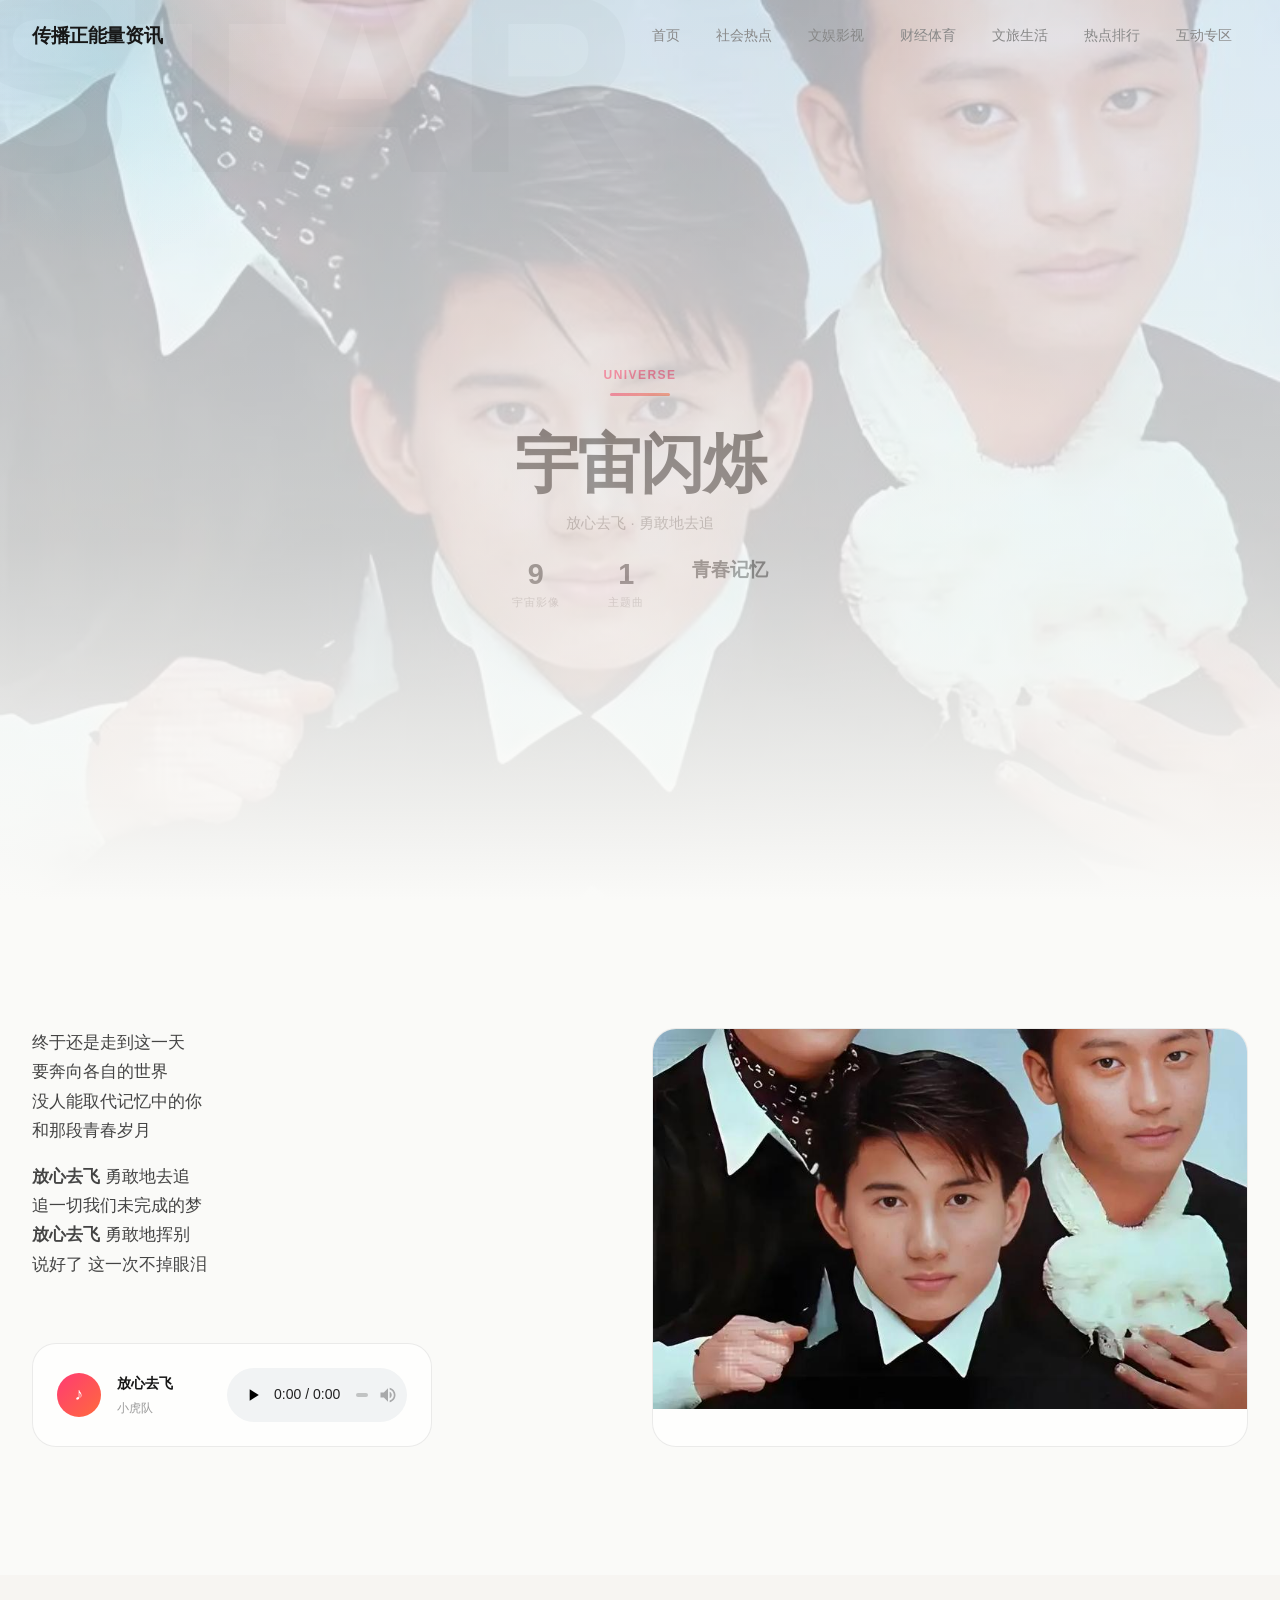
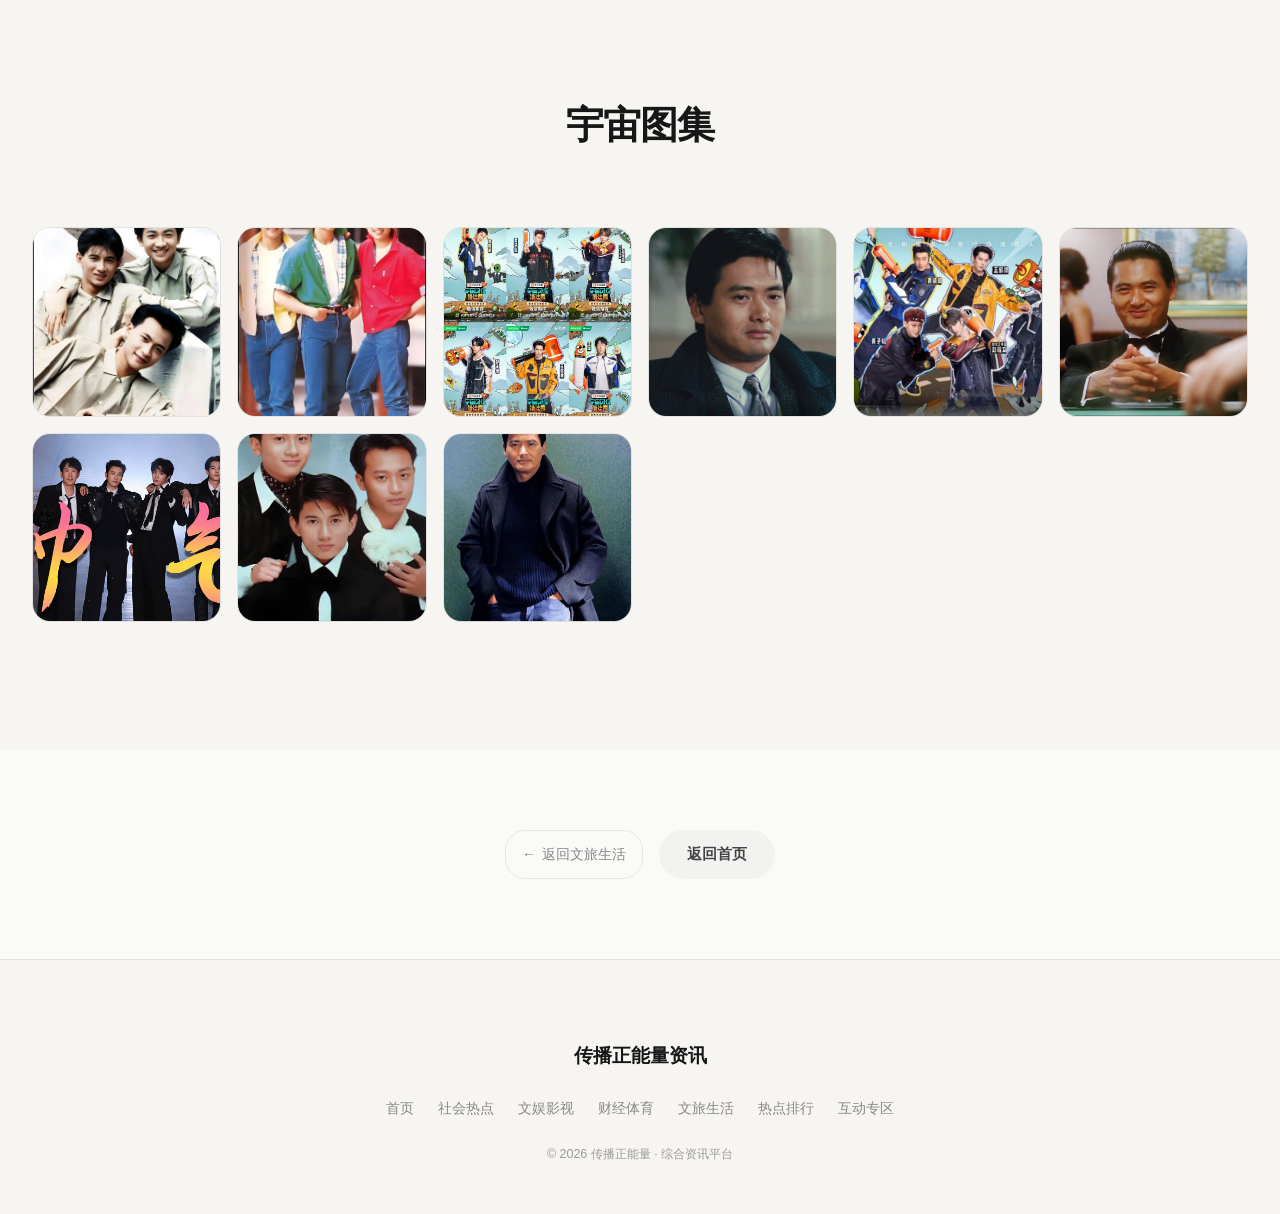
<file: pages/topics/universe.html>
<!DOCTYPE html><html lang="zh-CN"><head><meta charset="UTF-8"><meta name="viewport" content="width=device-width,initial-scale=1.0"><title>宇宙闪烁 — 传播正能量资讯</title><link rel="stylesheet" href="../../css/reset.css"><link rel="stylesheet" href="../../css/variables.css"><link rel="stylesheet" href="../../css/base.css"><link rel="stylesheet" href="../../css/layout.css"><link rel="stylesheet" href="../../css/components.css"><link rel="stylesheet" href="../../css/animations.css"></head><body>
<nav class="nav"><div class="nav-inner"><a href="../../index.html" class="nav-logo">传播正能量资讯</a><div class="nav-links"><a href="../../index.html">首页</a><a href="../social.html">社会热点</a><a href="../entertainment.html">文娱影视</a><a href="../finance-sports.html">财经体育</a><a href="../culture-life.html">文旅生活</a><a href="../ranking.html">热点排行</a><a href="../interaction.html">互动专区</a></div><div class="nav-toggle"><span></span><span></span><span></span></div></div></nav>
<section class="hero hero--bgimg" style="background:linear-gradient(180deg,#E8F0FA 0%,#FAFAF8 100%)"><div class="hero-bg"><img src="../../assets/images/topics/universe/cover.jpg" alt=""></div><div class="hero-watermark hero-watermark-tl">STAR</div><div class="hero-glow hero-glow--tl" style="background:radial-gradient(circle,rgba(6,182,212,.1) 0%,transparent 70%)"></div><div class="container"><div class="section-head" style="margin-bottom:0"><div class="section-eyebrow">UNIVERSE</div><div class="hero-accent-bar hero-accent-bar--center"></div><h1 class="section-title" style="font-size:clamp(2.5rem,5vw,4rem)">宇宙闪烁</h1><p class="section-sub">放心去飞 · 勇敢地去追</p><div class="hero-stats" style="justify-content:center"><div class="hero-stat"><div class="hero-stat-num">9</div><div class="hero-stat-label">宇宙影像</div></div><div class="hero-stat"><div class="hero-stat-num">1</div><div class="hero-stat-label">主题曲</div></div><div class="hero-stat"><div class="hero-stat-num" style="font-size:1.2rem">青春记忆</div></div></div></div></div></section>
<section class="section"><div class="container"><div class="grid grid-2 anim-stagger">
<div class="flex-col" style="justify-content:center"><div style="font-size:1.05rem;color:var(--text-2);line-height:2.2;margin-bottom:var(--sp-xl)">
<p>终于还是走到这一天<br>要奔向各自的世界<br>没人能取代记忆中的你<br>和那段青春岁月</p>
<p style="margin-top:var(--sp-md)"><strong>放心去飞</strong> 勇敢地去追<br>追一切我们未完成的梦<br><strong>放心去飞</strong> 勇敢地挥别<br>说好了 这一次不掉眼泪</p>
</div><div class="audio-box" style="max-width:400px"><div class="audio-icon">♪</div><div class="audio-info"><div class="audio-title">放心去飞</div><div class="audio-artist">小虎队</div></div><audio controls preload="none"><source src="../../assets/audio/universe/fangxin-qu-fei.mp3" type="audio/mpeg"></audio></div></div>
<div class="card"><img src="../../assets/images/topics/universe/cover.jpg" alt="宇宙闪烁封面" style="width:100%;height:380px;object-fit:cover;display:block"></div>
</div></div></section>
<section class="section" style="background:var(--bg-warm)"><div class="container"><div class="section-head"><h2 class="section-title">宇宙图集</h2></div><div class="gallery anim-stagger">
<div class="gallery-item"><img src="../../assets/images/topics/universe/scene-01.jpeg" alt="宇宙图01" style="width:100%;height:100%;object-fit:cover;display:block"></div>
<div class="gallery-item"><img src="../../assets/images/topics/universe/scene-02.jpeg" alt="宇宙图02" style="width:100%;height:100%;object-fit:cover;display:block"></div>
<div class="gallery-item"><img src="../../assets/images/topics/universe/universe-photo-01.jpg" alt="宇宙图03" style="width:100%;height:100%;object-fit:cover;display:block"></div>
<div class="gallery-item"><img src="../../assets/images/topics/universe/universe-photo-02.jpg" alt="宇宙图04" style="width:100%;height:100%;object-fit:cover;display:block"></div>
<div class="gallery-item"><img src="../../assets/images/topics/universe/universe-photo-03.jpg" alt="宇宙图05" style="width:100%;height:100%;object-fit:cover;display:block"></div>
<div class="gallery-item"><img src="../../assets/images/topics/universe/universe-photo-04.jpg" alt="宇宙图06" style="width:100%;height:100%;object-fit:cover;display:block"></div>
<div class="gallery-item"><img src="../../assets/images/topics/universe/universe-photo-05.jpg" alt="宇宙图07" style="width:100%;height:100%;object-fit:cover;display:block"></div>
<div class="gallery-item"><img src="../../assets/images/topics/universe/universe-photo-06.jpeg" alt="宇宙图08" style="width:100%;height:100%;object-fit:cover;display:block"></div>
<div class="gallery-item"><img src="../../assets/images/topics/universe/universe-photo-07.jpg" alt="宇宙图09" style="width:100%;height:100%;object-fit:cover;display:block"></div>
</div></div></section>
<section class="section-sm"><div class="container" style="text-align:center;display:flex;gap:var(--sp-md);justify-content:center;flex-wrap:wrap"><a href="../culture-life.html" class="btn btn-back"><span class="arr">←</span> 返回文旅生活</a><a href="../../index.html" class="btn btn-ghost">返回首页</a></div></section>
<footer class="footer"><div class="footer-inner"><div class="footer-logo">传播正能量资讯</div><div class="footer-links"><a href="../../index.html">首页</a><a href="../social.html">社会热点</a><a href="../entertainment.html">文娱影视</a><a href="../finance-sports.html">财经体育</a><a href="../culture-life.html">文旅生活</a><a href="../ranking.html">热点排行</a><a href="../interaction.html">互动专区</a></div><p class="footer-copy">© 2026 传播正能量 · 综合资讯平台</p></div></footer>
<button class="back-top">↑</button>
<script src="../../js/vendor/gsap.min.js"></script><script src="../../js/vendor/ScrollTrigger.min.js"></script><script src="../../js/animations.js"></script></body></html>
</file>
<file: css/variables.css>
:root{
--bg:#FAFAF8;--bg-warm:#F7F5F2;--bg-card:rgba(255,255,255,0.72);--bg-glass:rgba(255,255,255,0.85);
--text:#171717;--text-2:#444;--text-3:#888;--text-4:#9A9A9A;
--accent:#FF3B73;--accent-2:#FF6A3D;--accent-orange:#FF8A00;--accent-purple:#8B5CF6;--accent-violet:#6D5DFB;--accent-teal:#2EC4A6;
--border:rgba(0,0,0,0.08);--border-hover:rgba(0,0,0,0.14);--divider:rgba(0,0,0,0.06);
--grad-accent:linear-gradient(135deg,#FF3B73,#FF6A3D);--grad-warm:linear-gradient(135deg,#FF6A3D,#FF8A00);--grad-purple:linear-gradient(135deg,#8B5CF6,#6D5DFB);
--font:"PingFang SC","Microsoft YaHei","Noto Sans SC",-apple-system,sans-serif;--font-display:"PingFang SC","Microsoft YaHei","Noto Sans SC",-apple-system,sans-serif;
--shadow-sm:0 2px 8px rgba(0,0,0,0.04);--shadow:0 4px 20px rgba(0,0,0,0.06);--shadow-lg:0 8px 40px rgba(0,0,0,0.08);--shadow-xl:0 16px 64px rgba(0,0,0,0.1);
--radius-sm:10px;--radius:18px;--radius-lg:24px;--radius-xl:32px;
--sp-xs:0.25rem;--sp-sm:0.5rem;--sp-md:1rem;--sp-lg:1.5rem;--sp-xl:2rem;--sp-2xl:3rem;--sp-3xl:5rem;--sp-4xl:8rem;
--w:1280px;--h-nav:72px;
--ease:cubic-bezier(0.4,0,0.2,1);--ease-out:cubic-bezier(0.16,1,0.3,1);
--z-nav:100;--z-modal:200;--z-loader:9999;
}
</file>
<file: css/base.css>
body{font-family:var(--font);font-size:16px;line-height:1.7;color:var(--text);background:var(--bg);overflow-x:hidden}
h1,h2,h3,h4{font-family:var(--font-display);font-weight:700;line-height:1.15;letter-spacing:-0.02em;color:var(--text)}
h1{font-size:clamp(2.5rem,5vw,4.5rem)}
h2{font-size:clamp(1.8rem,3.5vw,2.8rem)}
h3{font-size:clamp(1.2rem,2vw,1.6rem)}
p{color:var(--text-2);line-height:1.75;margin-bottom:var(--sp-md)}
::selection{background:var(--accent);color:#fff}
::-webkit-scrollbar{width:5px}
::-webkit-scrollbar-track{background:transparent}
::-webkit-scrollbar-thumb{background:rgba(0,0,0,0.1);border-radius:10px}
.container{width:100%;max-width:var(--w);margin:0 auto;padding:0 var(--sp-xl)}
.section{padding:var(--sp-4xl) 0}
.section-sm{padding:var(--sp-3xl) 0}
@media(max-width:768px){.container{padding:0 var(--sp-lg)}.section{padding:var(--sp-3xl) 0}}
</file>
<file: css/layout.css>
.grid{display:grid;gap:var(--sp-lg)}
.grid-2{grid-template-columns:repeat(2,1fr)}
.grid-3{grid-template-columns:repeat(3,1fr)}
.grid-4{grid-template-columns:repeat(4,1fr)}
.grid-auto{grid-template-columns:repeat(auto-fill,minmax(280px,1fr))}
.flex{display:flex}
.flex-center{display:flex;align-items:center;justify-content:center}
.flex-between{display:flex;align-items:center;justify-content:space-between}
.flex-wrap{display:flex;flex-wrap:wrap;gap:var(--sp-md)}
.flex-col{display:flex;flex-direction:column;gap:var(--sp-md)}
@media(max-width:1024px){.grid-4{grid-template-columns:repeat(2,1fr)}.grid-3{grid-template-columns:repeat(2,1fr)}}
@media(max-width:768px){.grid-2,.grid-3,.grid-4{grid-template-columns:1fr}}
</file>
<file: css/components.css>
/* NAVBAR */
.nav{position:fixed;top:0;left:0;width:100%;height:var(--h-nav);z-index:var(--z-nav);transition:all 0.3s var(--ease);background:transparent}
.nav.scrolled{background:var(--bg-glass);backdrop-filter:blur(20px);-webkit-backdrop-filter:blur(20px);border-bottom:1px solid var(--border);box-shadow:0 2px 20px rgba(0,0,0,0.03)}
.nav-inner{display:flex;align-items:center;justify-content:space-between;max-width:var(--w);margin:0 auto;padding:0 var(--sp-xl);height:100%}
.nav-logo{font-size:1.2rem;font-weight:800;color:var(--text);letter-spacing:-0.02em;display:flex;align-items:center;gap:6px}
.nav-logo span{font-size:.75rem;font-weight:600;color:var(--accent);background:rgba(255,59,115,0.08);padding:3px 10px;border-radius:20px;text-transform:uppercase;letter-spacing:.05em}
.nav-links{display:flex;align-items:center;gap:4px}
.nav-links a{padding:8px 16px;font-size:.88rem;color:var(--text-3);font-weight:500;border-radius:20px;transition:all .2s}
.nav-links a:hover{color:var(--text);background:rgba(0,0,0,0.03)}
.nav-links a.active{color:var(--accent);background:rgba(255,59,115,0.06);font-weight:600}
.nav-toggle{display:none;flex-direction:column;gap:5px;padding:8px;z-index:110}
.nav-toggle span{width:24px;height:2px;background:var(--text);border-radius:2px;transition:all .3s}
.nav-toggle.open span:nth-child(1){transform:rotate(45deg)translate(5px,5px)}
.nav-toggle.open span:nth-child(2){opacity:0}
.nav-toggle.open span:nth-child(3){transform:rotate(-45deg)translate(5px,-5px)}
@media(max-width:768px){.nav-toggle{display:flex}.nav-links{position:fixed;top:0;right:-100%;width:75%;max-width:300px;height:100vh;flex-direction:column;align-items:flex-start;gap:0;padding:calc(var(--h-nav) + var(--sp-xl)) var(--sp-xl);background:var(--bg-glass);backdrop-filter:blur(30px);border-left:1px solid var(--border);transition:right .4s var(--ease-out)}.nav-links.open{right:0}.nav-links a{width:100%;padding:14px 16px;font-size:1rem}}

/* HERO */
.hero{min-height:100vh;display:flex;align-items:center;padding:calc(var(--h-nav) + var(--sp-3xl)) 0 var(--sp-3xl);position:relative;overflow:hidden}
.hero-inner{display:grid;grid-template-columns:1fr 1fr;gap:var(--sp-3xl);align-items:center}
.hero-badge{display:inline-flex;align-items:center;gap:8px;font-size:.8rem;color:var(--text-4);text-transform:uppercase;letter-spacing:.12em;margin-bottom:var(--sp-xl);font-weight:500}
.hero-badge::before{content:"";width:6px;height:6px;border-radius:50%;background:var(--accent);animation:pulse 2s infinite}
@keyframes pulse{0%,100%{opacity:1}50%{opacity:.4}}
.hero-title{font-size:clamp(3rem,7vw,6rem);font-weight:900;line-height:.95;letter-spacing:-.04em;margin-bottom:var(--sp-lg)}
.hero-title .accent{background:var(--grad-accent);-webkit-background-clip:text;-webkit-text-fill-color:transparent;background-clip:text}
.hero-desc{font-size:1.05rem;color:var(--text-3);line-height:1.8;max-width:480px;margin-bottom:var(--sp-2xl)}
.hero-btns{display:flex;gap:var(--sp-md);flex-wrap:wrap}
.hero-visual{position:relative;height:100%;min-height:520px;display:flex;align-items:center;justify-content:center}
.hero-collage{position:relative;width:100%;height:90%;max-height:600px}
.hero-img{position:absolute;border-radius:var(--radius-xl);overflow:hidden;box-shadow:var(--shadow-lg);border:1px solid var(--border);transition:transform .6s var(--ease-out)}
.hero-img img{width:100%;height:100%;object-fit:cover}
.hero-img:nth-child(1){top:5%;left:0;width:58%;height:55%;z-index:3}
.hero-img:nth-child(2){top:18%;right:0;width:52%;height:42%;z-index:2}
.hero-img:nth-child(3){bottom:8%;left:8%;width:48%;height:48%;z-index:4}
.hero-img:nth-child(4){bottom:0;right:5%;width:44%;height:38%;z-index:1}
.hero-img:hover{transform:translateY(-6px);box-shadow:var(--shadow-xl);z-index:10}

/* HERO ENHANCEMENTS — watermark, glow, decorative elements */
.hero-watermark{position:absolute;font-size:clamp(8rem,20vw,18rem);font-weight:900;color:rgba(0,0,0,.02);line-height:1;pointer-events:none;user-select:none;white-space:nowrap;z-index:0}
.hero-watermark-tr{top:-5%;right:-3%}
.hero-watermark-tl{top:-5%;left:-3%}
.hero-watermark-bl{bottom:-8%;left:-3%}
.hero-glow{position:absolute;border-radius:50%;pointer-events:none;z-index:0}
.hero-glow--tr{width:500px;height:500px;top:-20%;right:-10%;background:radial-gradient(circle,rgba(255,59,115,.06) 0%,transparent 70%)}
.hero-glow--tl{width:400px;height:400px;top:-15%;left:-8%;background:radial-gradient(circle,rgba(139,92,246,.05) 0%,transparent 70%)}
.hero-glow--br{width:450px;height:450px;bottom:-15%;right:-8%;background:radial-gradient(circle,rgba(46,196,166,.05) 0%,transparent 70%)}
.hero-accent-bar{width:60px;height:3px;background:var(--grad-accent);border-radius:2px;margin-bottom:var(--sp-xl)}
.hero-accent-bar--center{margin-left:auto;margin-right:auto}
.hero-stats{display:flex;gap:var(--sp-2xl);margin-top:var(--sp-lg);flex-wrap:wrap}
.hero-stat{text-align:center}
.hero-stat-num{font-size:1.8rem;font-weight:900;color:var(--text);line-height:1}
.hero-stat-label{font-size:.7rem;color:var(--text-4);text-transform:uppercase;letter-spacing:.1em;margin-top:4px}

/* Sub-page centered hero (no split layout) */
.hero--center{text-align:center}
.hero--center .hero-title{font-size:clamp(2.8rem,6vw,5.5rem)}
.hero--center .hero-desc{margin-left:auto;margin-right:auto}
.hero--center .hero-btns{justify-content:center}

/* Hero with background image */
.hero--bgimg{position:relative}
.hero--bgimg .hero-bg{position:absolute;inset:0;z-index:0}
.hero--bgimg .hero-bg img{width:100%;height:100%;object-fit:cover;opacity:.32}
.hero--bgimg .hero-bg::after{content:"";position:absolute;inset:0;background:linear-gradient(180deg,rgba(250,250,248,.1) 0%,rgba(250,250,248,.45) 60%,#FAFAF8 100%)}
.hero--bgimg .hero-bg+.container{position:relative;z-index:1}

@media(max-width:768px){
  .hero-watermark{font-size:5rem}
  .hero-stats{gap:var(--sp-lg)}
  .hero-stat-num{font-size:1.4rem}
}
@media(max-width:1024px){.hero-inner{grid-template-columns:1fr;text-align:center}.hero-desc{margin-left:auto;margin-right:auto}.hero-btns{justify-content:center}.hero-visual{min-height:380px}.hero-collage{height:380px}}
@media(max-width:768px){.hero-collage{height:300px}}

/* BUTTONS */
.btn{display:inline-flex;align-items:center;gap:8px;padding:12px 28px;border-radius:30px;font-size:.92rem;font-weight:600;transition:all .25s;cursor:pointer}
.btn-primary{background:var(--grad-accent);color:#fff;box-shadow:0 4px 20px rgba(255,59,115,0.25)}
.btn-primary:hover{transform:translateY(-2px);box-shadow:0 8px 30px rgba(255,59,115,0.35)}
.btn-outline{background:transparent;border:1px solid var(--border);color:var(--text-2)}
.btn-outline:hover{border-color:var(--text-2);background:rgba(0,0,0,0.02);transform:translateY(-2px)}
.btn-ghost{background:rgba(0,0,0,0.03);color:var(--text-2);border-radius:30px}
.btn-ghost:hover{background:rgba(0,0,0,0.06);color:var(--text)}
.btn-back{display:inline-flex;align-items:center;gap:6px;color:var(--text-3);font-size:.88rem;font-weight:500;padding:8px 16px;border-radius:20px;border:1px solid var(--border);transition:all .2s}
.btn-back:hover{color:var(--text);border-color:var(--accent);background:rgba(255,59,115,0.03)}
.btn-back .arr{transition:transform .3s}
.btn-back:hover .arr{transform:translateX(-4px)}

/* CARDS */
.card{background:var(--bg-card);border:1px solid var(--border);border-radius:var(--radius-lg);overflow:hidden;transition:all .35s var(--ease);display:block}
.card:hover{border-color:var(--border-hover);transform:translateY(-4px);box-shadow:var(--shadow-lg)}
.card-img{width:100%;object-fit:cover;transition:transform .6s var(--ease-out)}
.card:hover .card-img{transform:scale(1.04)}
.card-body{padding:var(--sp-lg)}
.card-tag{display:inline-block;padding:3px 12px;border-radius:20px;font-size:.72rem;font-weight:600;text-transform:uppercase;letter-spacing:.06em;margin-bottom:var(--sp-sm)}
.card-tag--red{background:rgba(255,59,115,.08);color:var(--accent)}
.card-tag--purple{background:rgba(139,92,246,.08);color:var(--accent-purple)}
.card-tag--teal{background:rgba(46,196,166,.08);color:var(--accent-teal)}
.card-tag--orange{background:rgba(255,138,0,.08);color:var(--accent-orange)}
.card-title{font-size:1.2rem;font-weight:700;color:var(--text);margin-bottom:6px;line-height:1.3}
.card-text{font-size:.88rem;color:var(--text-3);line-height:1.6}
.card-meta{font-size:.78rem;color:var(--text-4);margin-top:var(--sp-sm)}
.card-arrow{display:inline-flex;align-items:center;gap:4px;font-size:.82rem;font-weight:600;color:var(--accent);margin-top:12px;transition:gap .25s}
.card:hover .card-arrow{gap:8px}

/* TAGS */
.tag{display:inline-block;padding:4px 14px;border-radius:20px;font-size:.76rem;font-weight:500;cursor:pointer;transition:all .2s;background:rgba(0,0,0,0.03);color:var(--text-3);border:1px solid transparent}
.tag:hover{border-color:var(--border);color:var(--text)}
.tag.active{background:rgba(255,59,115,.08);color:var(--accent);border-color:rgba(255,59,115,.2)}
.tag--red{background:rgba(255,59,115,.06);color:var(--accent)}
.tag--purple{background:rgba(139,92,246,.06);color:var(--accent-purple)}
.tag--teal{background:rgba(46,196,166,.06);color:var(--accent-teal)}

/* NEWS LIST */
.news-list{gap:0}
.news-item{display:flex;align-items:center;gap:var(--sp-md);padding:14px 0;border-bottom:1px solid var(--divider);transition:all .2s;cursor:pointer;font-size:.9rem;color:var(--text-2)}
.news-item:hover{color:var(--text);padding-left:6px}
.news-item:last-child{border-bottom:none}
.news-num{font-size:1rem;font-weight:700;color:var(--accent);min-width:2rem;text-align:center}
.news-heat{width:60px;height:3px;background:var(--divider);border-radius:2px;overflow:hidden;flex-shrink:0}
.news-heat-bar{height:100%;background:var(--grad-accent);border-radius:2px;transition:width 1.5s var(--ease-out)}

/* RANKING */
.rank-item{display:flex;align-items:center;gap:var(--sp-md);padding:14px 20px;border-radius:var(--radius-sm);transition:all .2s}
.rank-item:hover{background:rgba(0,0,0,0.02)}
.rank-num{font-size:1.3rem;font-weight:900;min-width:2.5rem;text-align:center;color:var(--text-4)}
.rank-num.top{color:var(--accent)}
.rank-text{flex:1;font-size:.9rem;color:var(--text-2)}
.rank-heat{width:70px;height:4px;background:var(--divider);border-radius:3px;overflow:hidden;flex-shrink:0}
.rank-heat-bar{height:100%;background:var(--grad-accent);border-radius:3px}

/* FOOTER */
.footer{background:var(--bg-warm);border-top:1px solid var(--border);padding:var(--sp-3xl) 0 var(--sp-xl)}
.footer-inner{max-width:var(--w);margin:0 auto;padding:0 var(--sp-xl);display:flex;flex-direction:column;align-items:center;gap:var(--sp-lg);text-align:center}
.footer-logo{font-size:1.2rem;font-weight:800;color:var(--text)}
.footer-logo span{color:var(--accent);margin-left:4px;font-size:.75rem;text-transform:uppercase}
.footer-links{display:flex;flex-wrap:wrap;gap:var(--sp-lg);justify-content:center}
.footer-links a{color:var(--text-3);font-size:.85rem;transition:color .2s}
.footer-links a:hover{color:var(--text)}
.footer-copy{color:var(--text-4);font-size:.78rem}

/* BACK TO TOP */
.back-top{position:fixed;bottom:2rem;right:2rem;width:44px;height:44px;border-radius:50%;background:var(--bg-glass);border:1px solid var(--border);box-shadow:var(--shadow-sm);display:flex;align-items:center;justify-content:center;font-size:1.2rem;color:var(--text-3);opacity:0;visibility:hidden;transform:translateY(16px);transition:all .3s;z-index:90;cursor:pointer}
.back-top.show{opacity:1;visibility:visible;transform:translateY(0)}
.back-top:hover{color:var(--accent);border-color:var(--accent);box-shadow:var(--shadow)}

/* AUDIO PLAYER */
.audio-box{display:flex;align-items:center;gap:var(--sp-md);padding:var(--sp-lg);background:var(--bg-card);border:1px solid var(--border);border-radius:var(--radius-lg);transition:all .25s}
.audio-box:hover{border-color:var(--border-hover);box-shadow:var(--shadow-sm)}
.audio-icon{width:44px;height:44px;border-radius:50%;background:var(--grad-accent);display:flex;align-items:center;justify-content:center;color:#fff;font-size:1.1rem;flex-shrink:0}
.audio-info{flex:1;min-width:0}
.audio-title{font-size:.9rem;font-weight:600;color:var(--text);margin-bottom:2px}
.audio-artist{font-size:.78rem;color:var(--text-4)}
.audio-box audio{width:180px;flex-shrink:0}
@media(max-width:480px){.audio-box audio{width:120px}}

/* VIDEO */
.video-wrap{width:100%;border-radius:var(--radius-lg);overflow:hidden;border:1px solid var(--border);box-shadow:var(--shadow)}
.video-wrap video{width:100%;display:block}

/* LOADING */
.loader{position:fixed;inset:0;z-index:var(--z-loader);background:var(--bg);display:flex;align-items:center;justify-content:center;flex-direction:column;gap:var(--sp-lg);transition:opacity .5s,visibility .5s}
.loader.hide{opacity:0;visibility:hidden;pointer-events:none}
.loader-text{font-size:1.5rem;font-weight:800;color:var(--text);letter-spacing:-.02em}
.loader-bar{width:140px;height:2px;background:var(--divider);border-radius:2px;overflow:hidden}
.loader-bar-fill{height:100%;background:var(--grad-accent);border-radius:2px;width:0}

/* SECTION HEADER */
.section-head{text-align:center;margin-bottom:var(--sp-3xl)}
.section-eyebrow{display:inline-block;font-size:.75rem;font-weight:600;color:var(--accent);text-transform:uppercase;letter-spacing:.12em;margin-bottom:var(--sp-sm)}
.section-title{font-size:clamp(1.6rem,3vw,2.4rem);font-weight:800;color:var(--text);letter-spacing:-.02em;margin-bottom:var(--sp-sm)}
.section-sub{font-size:.95rem;color:var(--text-3);max-width:500px;margin:0 auto}

/* GALLERY */
.gallery{display:grid;grid-template-columns:repeat(auto-fill,minmax(180px,1fr));gap:var(--sp-md)}
.gallery-item{border-radius:var(--radius);overflow:hidden;border:1px solid var(--border);aspect-ratio:1;transition:all .3s;cursor:pointer}
.gallery-item:hover{transform:scale(1.03);box-shadow:var(--shadow)}
.gallery-item img{width:100%;height:100%;object-fit:cover}

/* FORM */
.form-group{margin-bottom:var(--sp-lg)}
.form-label{display:block;font-size:.85rem;font-weight:500;color:var(--text-2);margin-bottom:6px}
.form-input,.form-select,.form-textarea{width:100%;padding:12px 16px;background:rgba(0,0,0,0.02);border:1px solid var(--border);border-radius:var(--radius-sm);font-size:.9rem;color:var(--text);transition:all .2s;outline:none}
.form-input:focus,.form-select:focus,.form-textarea:focus{border-color:var(--accent);background:#fff;box-shadow:0 0 0 3px rgba(255,59,115,.06)}
.form-textarea{resize:vertical;min-height:80px}
.form-check{display:flex;flex-wrap:wrap;gap:var(--sp-md)}
.form-check label{display:flex;align-items:center;gap:6px;font-size:.85rem;color:var(--text-2);cursor:pointer}
.form-check input[type=checkbox],.form-check input[type=radio]{accent-color:var(--accent);width:16px;height:16px}
.form-btn{padding:12px 32px;border-radius:30px;font-size:.9rem;font-weight:600;background:var(--grad-accent);color:#fff;cursor:pointer;transition:all .25s;box-shadow:0 4px 16px rgba(255,59,115,.2);border:none}
.form-btn:hover{transform:translateY(-2px);box-shadow:0 8px 24px rgba(255,59,115,.3)}
.form-btn--reset{background:rgba(0,0,0,0.03);color:var(--text-3);box-shadow:none}
.form-btn--reset:hover{background:rgba(0,0,0,0.06);color:var(--text)}

/* HSCROLL */
.hscroll{display:flex;gap:var(--sp-lg);overflow-x:auto;padding-bottom:var(--sp-md);scrollbar-width:none;-webkit-overflow-scrolling:touch;scroll-snap-type:x mandatory}
.hscroll::-webkit-scrollbar{display:none}
.hscroll>*{flex-shrink:0;scroll-snap-align:start}
</file>
<file: css/animations.css>
/* Animation classes — CSS NEVER hides content. JS sets initial state via gsap.set() */
.anim-visible{opacity:1!important;transform:none!important;visibility:visible!important}
.anim-parallax{will-change:transform}
.hero-line-wrap{overflow:hidden;display:block}
.hero-line{display:block}
@keyframes expandLine{0%,100%{transform:scaleX(.3);opacity:.4}50%{transform:scaleX(1);opacity:1}}
@keyframes ticker{0%{transform:translateX(0)}100%{transform:translateX(-50%)}}
@media(prefers-reduced-motion:reduce){.anim-parallax{will-change:auto}}
</file>
